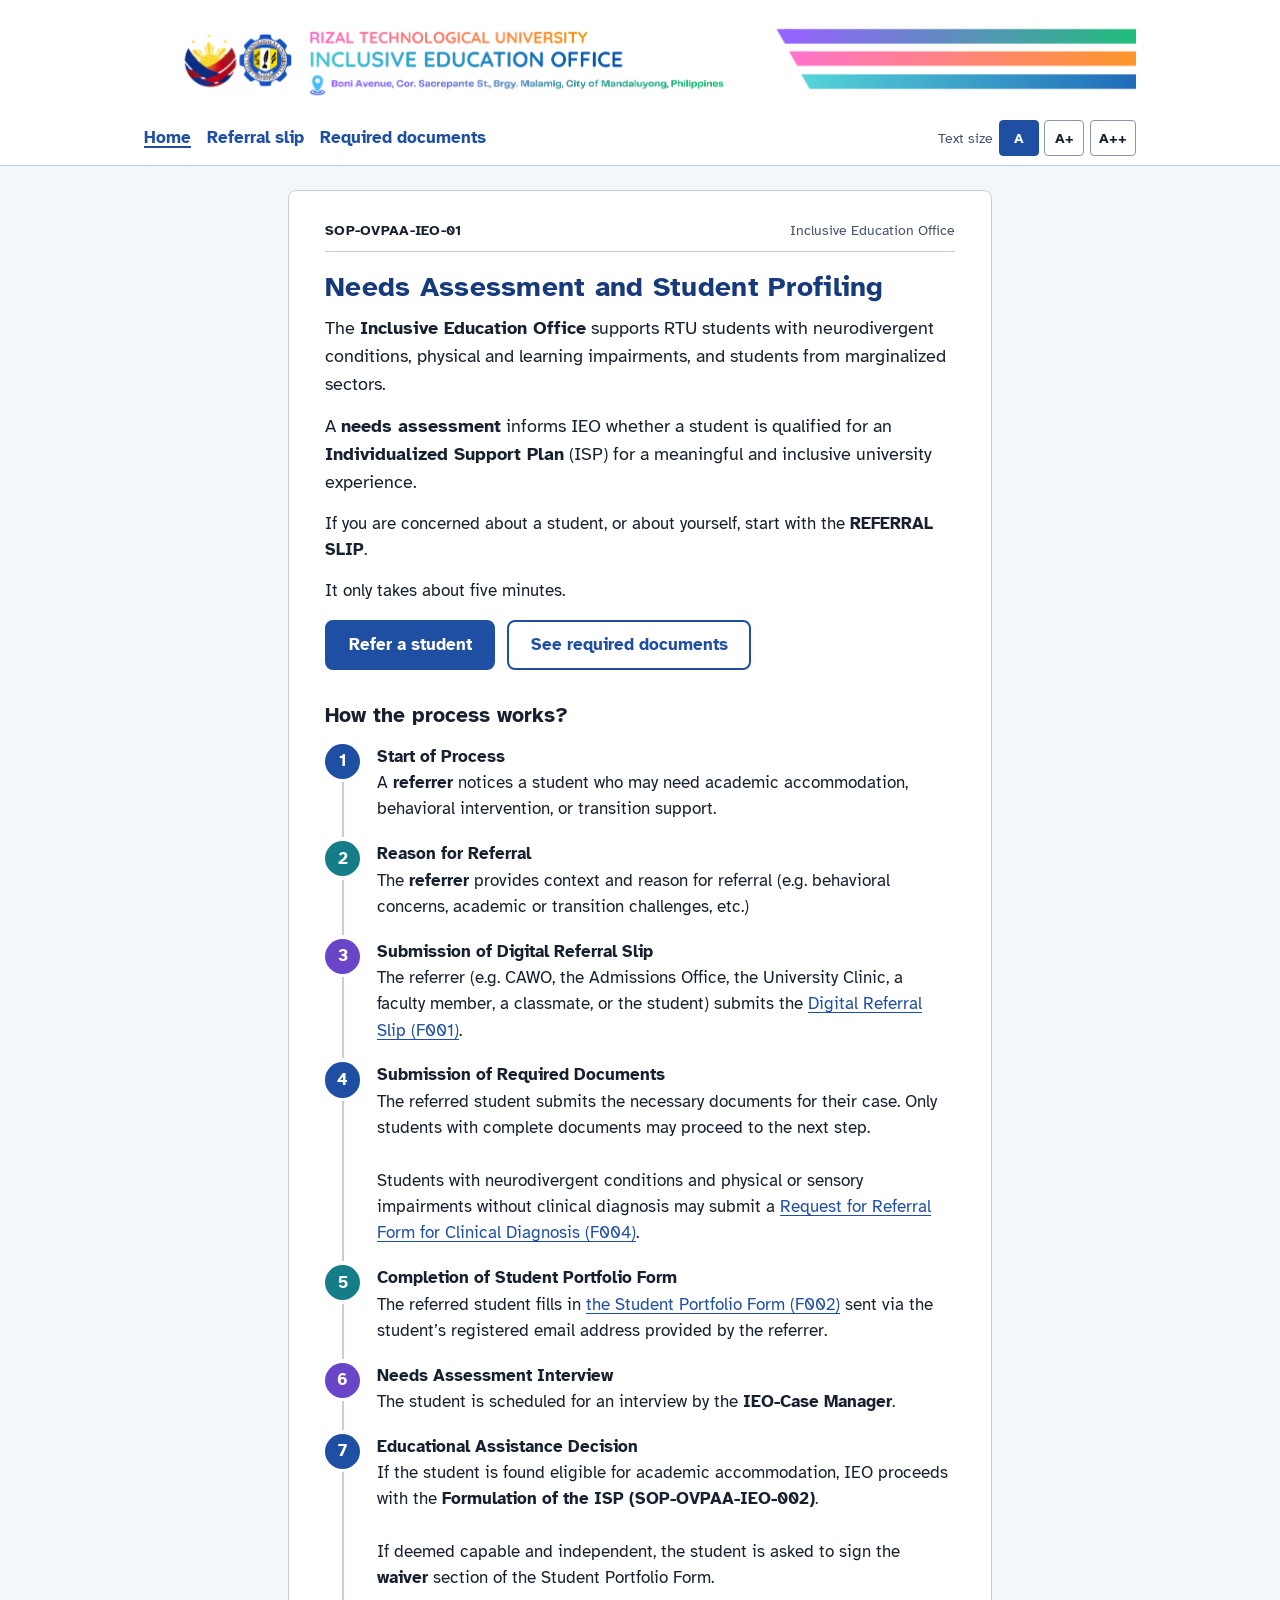
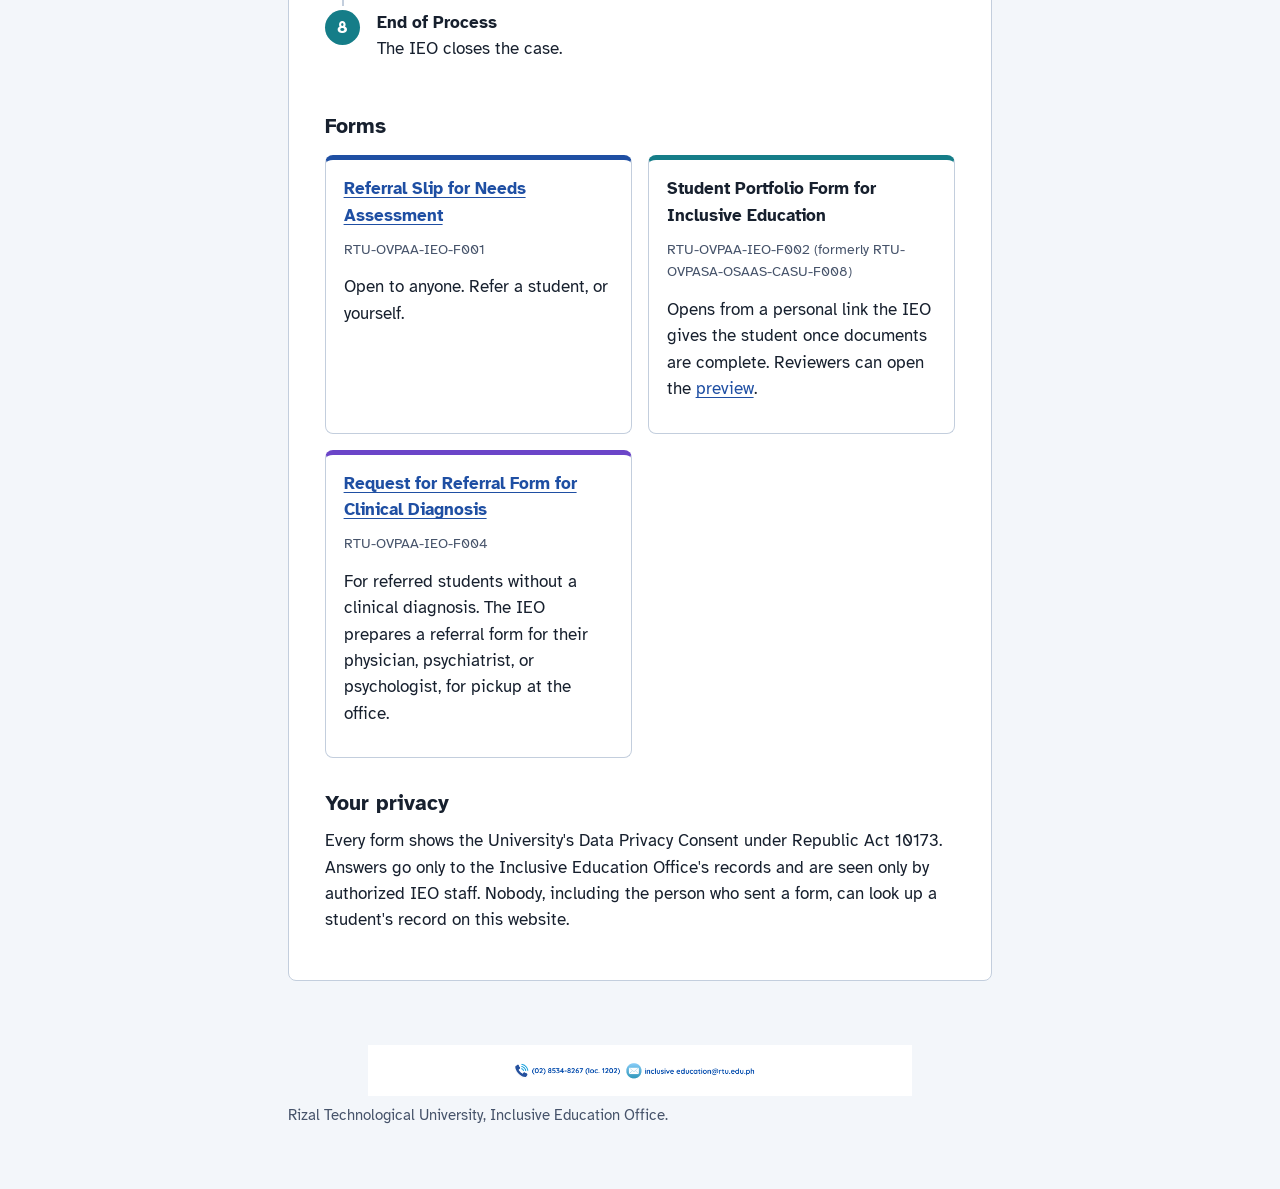
<file: docs/index.html>
<!doctype html>
<html lang="en">
<head>
<meta charset="utf-8">
<meta name="viewport" content="width=device-width, initial-scale=1">
<title>Needs Assessment and Student Profiling | RTU Inclusive Education Office</title>
<meta name="description" content="Refer an RTU student to the Inclusive Education Office for needs assessment and student profiling (SOP-OVPAA-IEO-01).">
<meta name="referrer" content="no-referrer">
<link rel="preconnect" href="https://fonts.googleapis.com">
<link rel="preconnect" href="https://fonts.gstatic.com" crossorigin>
<link href="https://fonts.googleapis.com/css2?family=Atkinson+Hyperlegible:ital,wght@0,400;0,700;1,400&display=swap" rel="stylesheet">
<link rel="stylesheet" href="assets/css/style.css">
<link rel="icon" href="assets/img/rtu-seal.png">
</head>
<body>
<a class="skip-link" href="#main">Skip to the content</a>
<header class="letterhead">
  <div class="letterhead-inner">
    <img src="assets/img/ieo-banner.png" width="1997" height="188" alt="Rizal Technological University, Inclusive Education Office. Boni Avenue, Cor. Sacrepante St., Brgy. Malamig, City of Mandaluyong, Philippines">
  </div>
  <div class="toolbar">
    <nav aria-label="IEO forms">
      <a href="index.html" aria-current="page">Home</a>
      <a href="f001.html">Referral slip</a>
      <a href="requirements.html">Required documents</a>
    </nav>
    <div class="text-size" role="group" aria-label="Text size">
      <span aria-hidden="true">Text size</span>
      <button type="button" data-text-size="normal" aria-label="Normal text">A</button>
      <button type="button" data-text-size="large" aria-label="Large text">A+</button>
      <button type="button" data-text-size="larger" aria-label="Largest text">A++</button>
    </div>
  </div>
</header>

<main id="main">
  <div class="doc">
    <div class="form-code"><strong>SOP-OVPAA-IEO-01</strong><span>Inclusive Education Office</span></div>
    <h1>Needs Assessment and Student Profiling</h1>
    <p class="lead">The <strong>Inclusive Education Office</strong> supports RTU students with neurodivergent conditions, physical and learning impairments, and students from marginalized sectors.</p>
    <p class="lead">A <strong>needs assessment</strong> informs IEO whether a student is qualified for an <strong>Individualized Support Plan</strong> (ISP) for a meaningful and inclusive university experience.</p>
    <p>If you are concerned about a student, or about yourself, start with the <strong>REFERRAL SLIP</strong>.</p>
    <p>It only takes about five minutes.</p>
    <div class="actions" style="margin-top:1rem">
      <a class="btn" href="f001.html">Refer a student</a>
      <a class="btn secondary" href="requirements.html">See required documents</a>
    </div>

    <h2>How the process works?</h2>
    <ol class="flow">
      <li><strong>Start of Process</strong>A <strong>referrer</strong> notices a student who may need academic accommodation, behavioral intervention, or transition support.</li>
      <li><strong>Reason for Referral</strong>The <strong>referrer</strong> provides context and reason for referral (e.g. behavioral concerns, academic or transition challenges, etc.)</li>
      <li><strong>Submission of Digital Referral Slip</strong>The referrer (e.g. CAWO, the Admissions Office, the University Clinic, a faculty member, a classmate, or the student) submits the <a href="f001.html">Digital Referral Slip (F001)</a>.</li>
      <li><strong>Submission of Required Documents</strong>The referred student submits the necessary documents for their case. Only students with complete documents may proceed to the next step.<br><br>Students with neurodivergent conditions and physical or sensory impairments without clinical diagnosis may submit a <a href="f004.html">Request for Referral Form for Clinical Diagnosis (F004)</a>.</li>
      <li><strong>Completion of Student Portfolio Form</strong>The referred student fills in <a href="f002.html">the Student Portfolio Form (F002)</a> sent via the student’s registered email address provided by the referrer.</li>
      <li><strong>Needs Assessment Interview</strong>The student is scheduled for an interview by the <strong>IEO-Case Manager</strong>.</li>
      <li><strong>Educational Assistance Decision</strong>If the student is found eligible for academic accommodation, IEO proceeds with the <strong>Formulation of the ISP (SOP-OVPAA-IEO-002)</strong>.<br><br>If deemed capable and independent, the student is asked to sign the <strong>waiver</strong> section of the Student Portfolio Form.</li>
      <li><strong>End of Process</strong>The IEO closes the case.</li>
    </ol>

    <h2>Forms</h2>
    <div class="form-links">
      <div class="form-link">
        <h3><a href="f001.html">Referral Slip for Needs Assessment</a></h3>
        <p class="code">RTU-OVPAA-IEO-F001</p>
        <p>Open to anyone. Refer a student, or yourself.</p>
      </div>
      <div class="form-link">
        <h3>Student Portfolio Form for Inclusive Education</h3>
        <p class="code">RTU-OVPAA-IEO-F002 (formerly RTU-OVPASA-OSAAS-CASU-F008)</p>
        <p>Opens from a personal link the IEO gives the student once documents are complete. Reviewers can open the <a href="f002.html#preview">preview</a>.</p>
      </div>
      <div class="form-link">
        <h3><a href="f004.html">Request for Referral Form for Clinical Diagnosis</a></h3>
        <p class="code">RTU-OVPAA-IEO-F004</p>
        <p>For referred students without a clinical diagnosis. The IEO prepares a referral form for their physician, psychiatrist, or psychologist, for pickup at the office.</p>
      </div>
    </div>

    <h2>Your privacy</h2>
    <p>Every form shows the University's Data Privacy Consent under Republic Act 10173. Answers go only to the Inclusive Education Office's records and are seen only by authorized IEO staff. Nobody, including the person who sent a form, can look up a student's record on this website.</p>
  </div>
</main>

<footer class="site">
  <img src="assets/img/ieo-contact.png" width="2000" height="188" alt="Contact the Inclusive Education Office: (02) 8534-8267 local 1202, inclusive education@rtu.edu.ph">
  <p>Rizal Technological University, Inclusive Education Office.</p>
</footer>
<script src="assets/js/config.js"></script>
<script src="assets/js/common.js"></script>
</body>
</html>
</file>
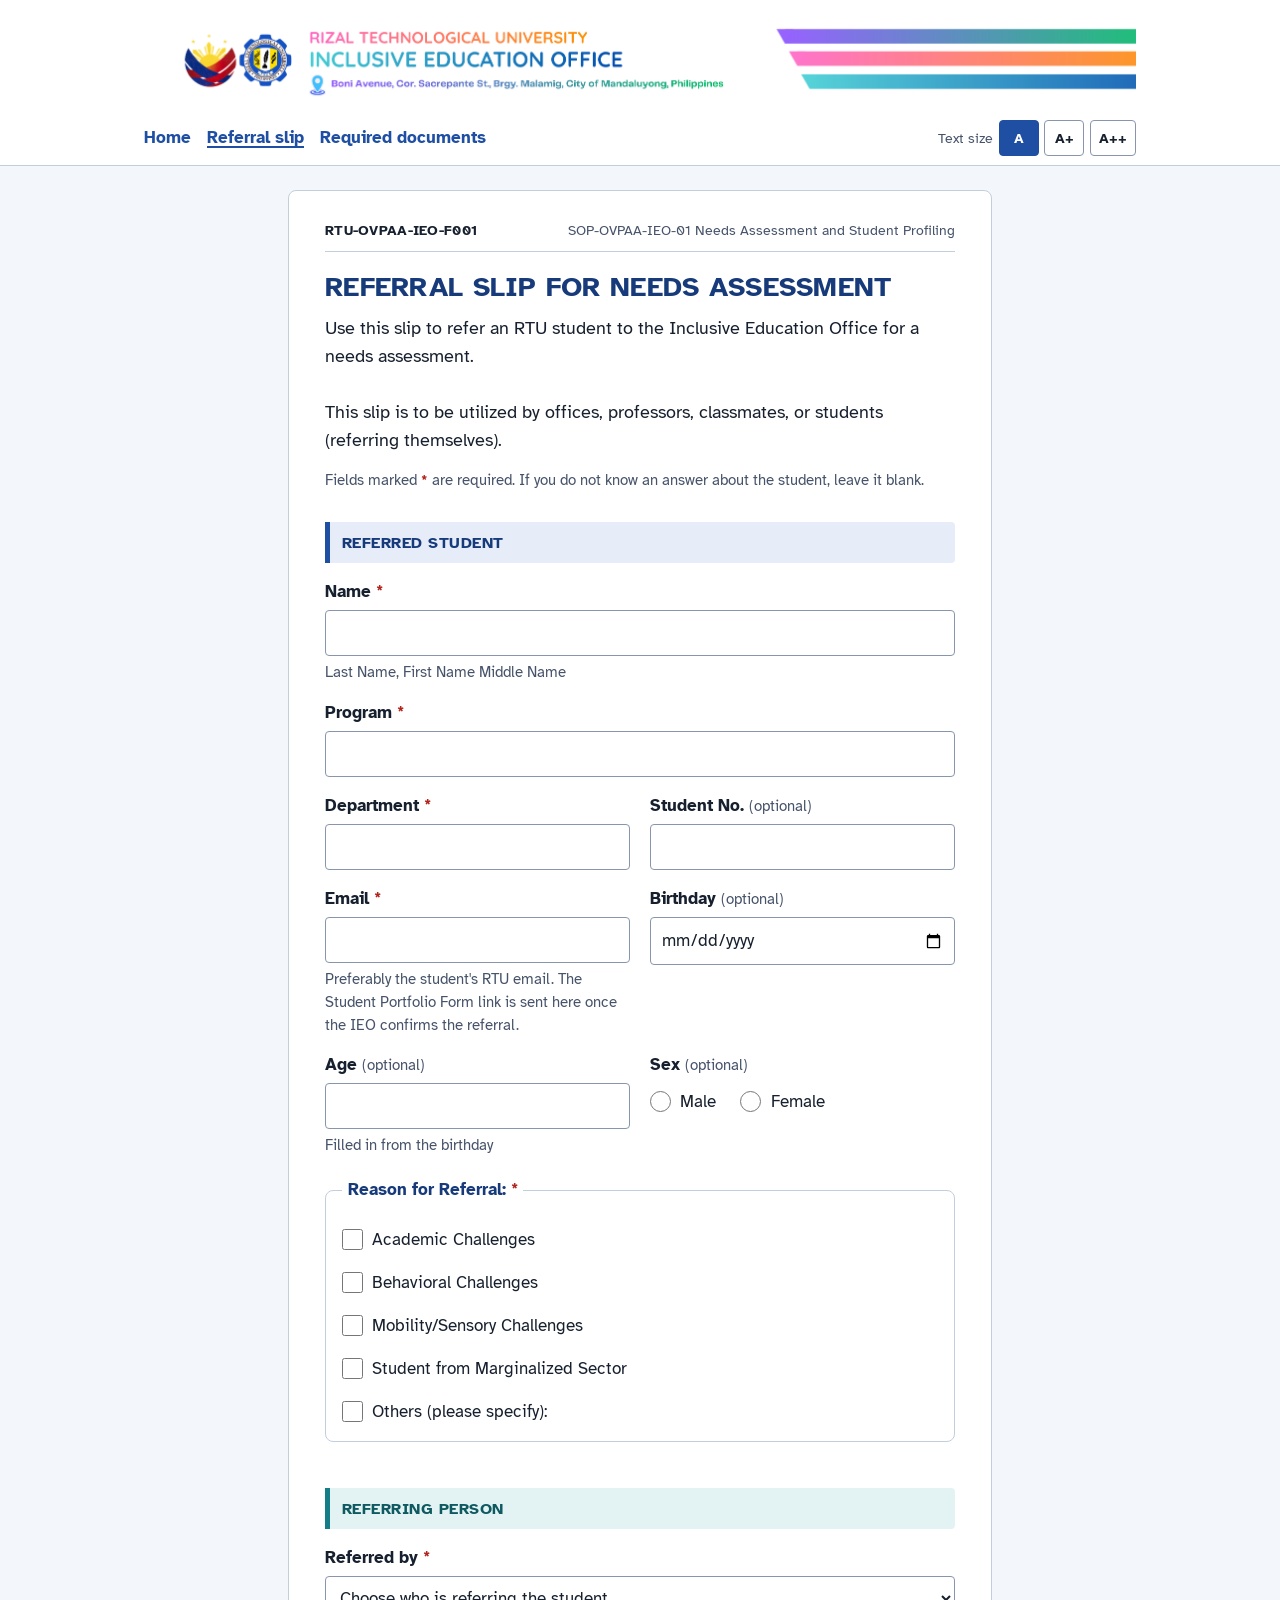
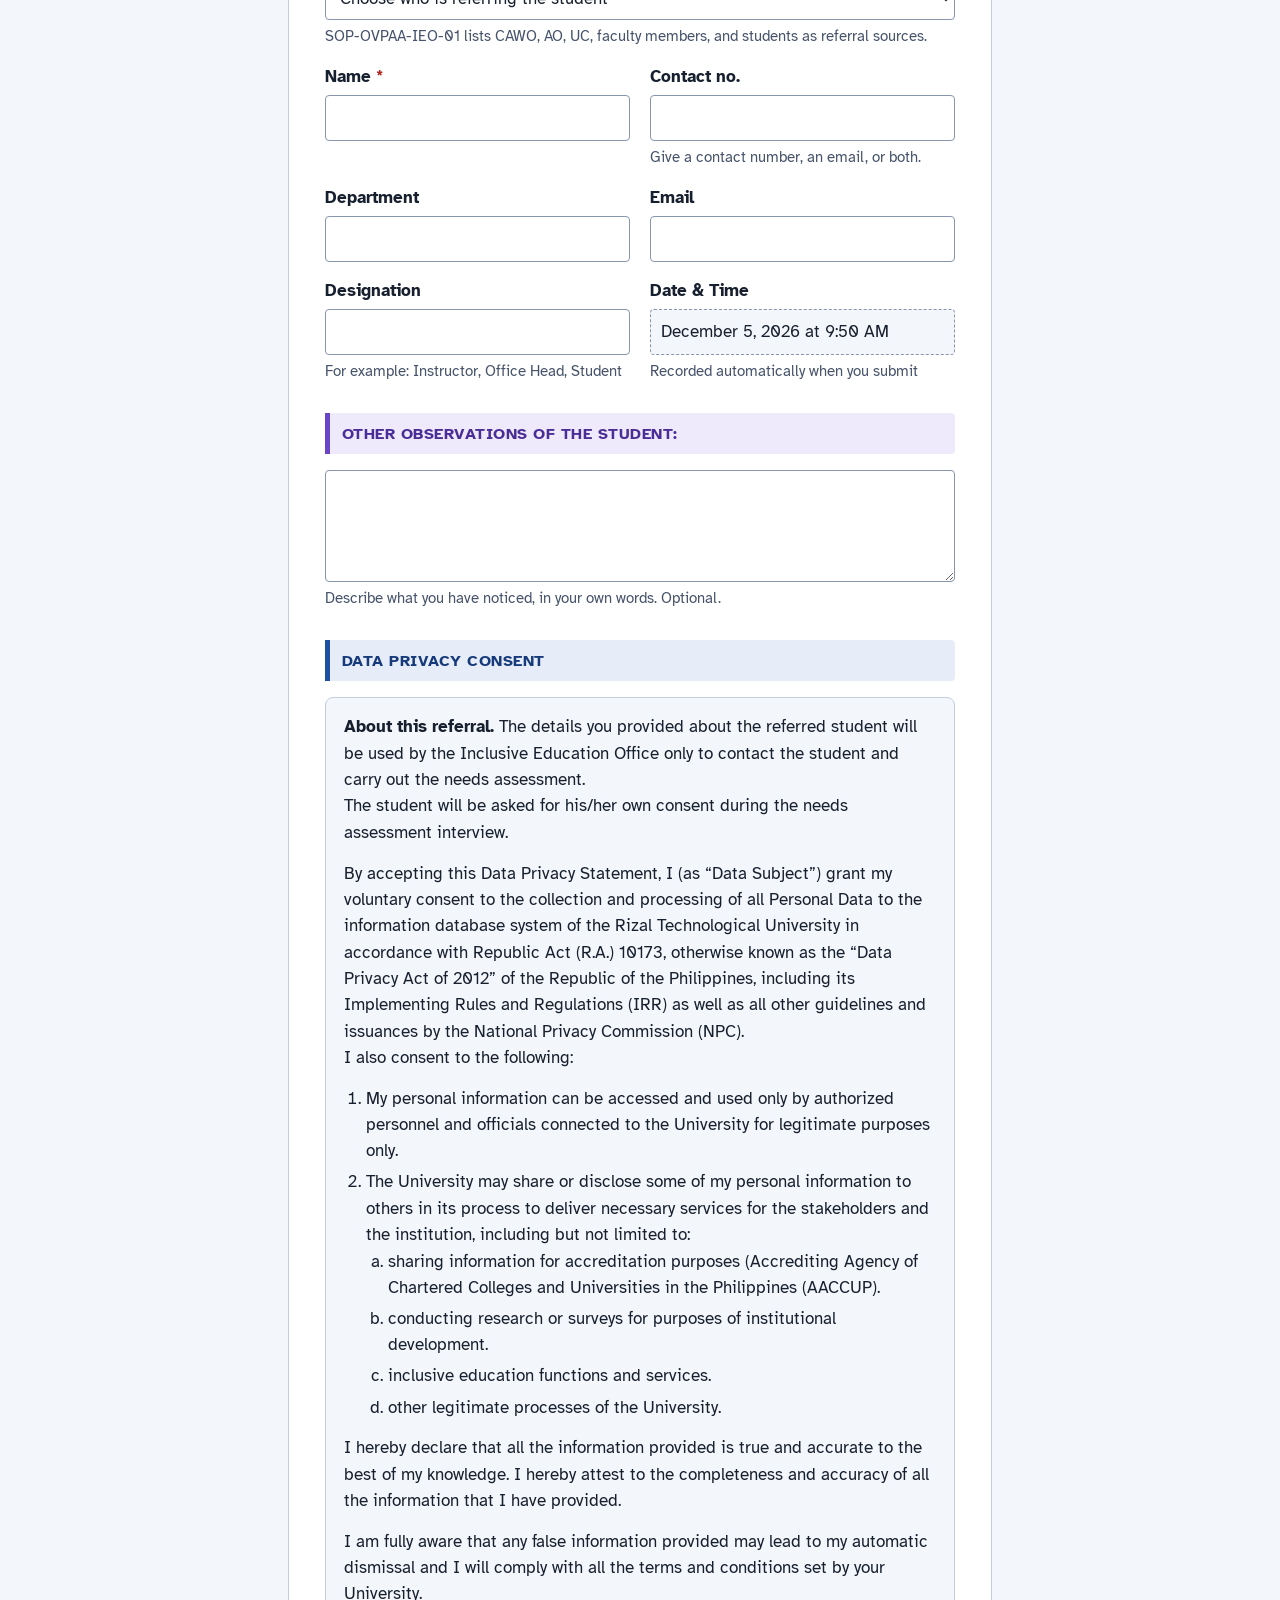
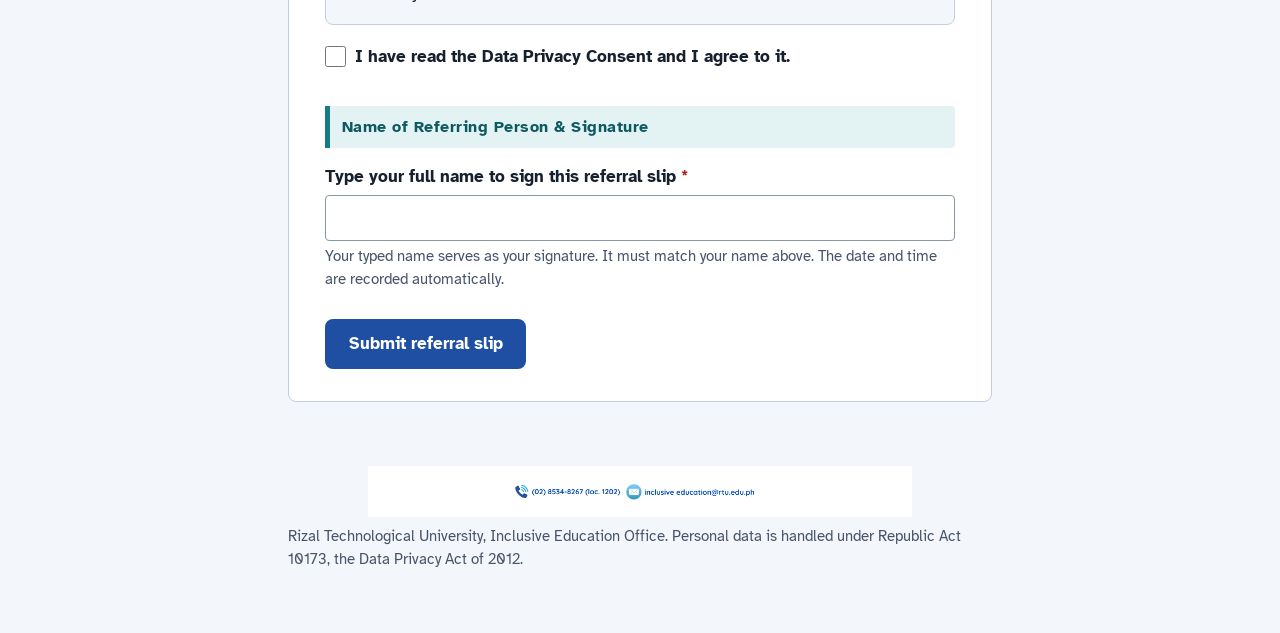
<file: docs/f001.html>
<!doctype html>
<html lang="en">
<head>
<meta charset="utf-8">
<meta name="viewport" content="width=device-width, initial-scale=1">
<title>Referral Slip for Needs Assessment (F001) | RTU Inclusive Education Office</title>
<meta name="description" content="RTU-OVPAA-IEO-F001 Referral Slip for Needs Assessment. Refer an RTU student to the Inclusive Education Office.">
<meta name="referrer" content="no-referrer">
<link rel="preconnect" href="https://fonts.googleapis.com">
<link rel="preconnect" href="https://fonts.gstatic.com" crossorigin>
<link href="https://fonts.googleapis.com/css2?family=Atkinson+Hyperlegible:ital,wght@0,400;0,700;1,400&display=swap" rel="stylesheet">
<link rel="stylesheet" href="assets/css/style.css">
<link rel="icon" href="assets/img/rtu-seal.png">
</head>
<body>
<a class="skip-link" href="#main">Skip to the form</a>
<header class="letterhead">
  <div class="letterhead-inner">
    <img src="assets/img/ieo-banner.png" width="1997" height="188" alt="Rizal Technological University, Inclusive Education Office. Boni Avenue, Cor. Sacrepante St., Brgy. Malamig, City of Mandaluyong, Philippines">
  </div>
  <div class="toolbar">
    <nav aria-label="IEO forms">
      <a href="index.html">Home</a>
      <a href="f001.html" aria-current="page">Referral slip</a>
      <a href="requirements.html">Required documents</a>
    </nav>
    <div class="text-size" role="group" aria-label="Text size">
      <span aria-hidden="true">Text size</span>
      <button type="button" data-text-size="normal" aria-label="Normal text">A</button>
      <button type="button" data-text-size="large" aria-label="Large text">A+</button>
      <button type="button" data-text-size="larger" aria-label="Largest text">A++</button>
    </div>
  </div>
</header>

<main id="main">
  <div class="doc" id="form-doc">
    <div class="form-code"><strong>RTU-OVPAA-IEO-F001</strong><span>SOP-OVPAA-IEO-01 Needs Assessment and Student Profiling</span></div>
    <h1>REFERRAL SLIP FOR NEEDS ASSESSMENT</h1>
    <p class="lead">Use this slip to refer an RTU student to the Inclusive Education Office for a needs assessment.<br><br>This slip is to be utilized by offices, professors, classmates, or students (referring themselves).</p>
    <p class="muted small">Fields marked <span class="req" aria-hidden="true">*</span><span class="hp">with an asterisk</span> are required. If you do not know an answer about the student, leave it blank.</p>

    <form id="f001" data-ieo-form action="#" method="post">
      <div data-error-anchor></div>
      <div class="hp" aria-hidden="true"><label for="website">Leave this empty</label><input type="text" id="website" name="website" tabindex="-1" autocomplete="off"></div>

      <fieldset class="section">
        <legend>REFERRED STUDENT</legend>
        <div class="grid">
          <div class="field span-all"><label for="s_name">Name <span class="req" aria-hidden="true">*</span></label>
            <input type="text" id="s_name" name="s_name" required maxlength="300" autocomplete="off" aria-describedby="s_name-hint">
            <span class="hint" id="s_name-hint">Last Name, First Name Middle Name</span></div>
          <div class="field span-all" id="program-field"><label for="s_program">Program <span class="req" aria-hidden="true">*</span></label>
            <input type="text" id="s_program" name="s_program" required maxlength="300" autocomplete="off"></div>
          <div class="field span-all" data-show-if="s_program=Other"><label for="s_program_other">Program (not listed) <span class="req" aria-hidden="true">*</span></label>
            <input type="text" id="s_program_other" name="s_program_other" required maxlength="300" autocomplete="off"></div>
          <div class="field"><label for="s_department">Department <span class="req" aria-hidden="true">*</span></label>
            <input type="text" id="s_department" name="s_department" required maxlength="300" autocomplete="off" aria-describedby="s_department-hint">
            <span class="hint" id="s_department-hint" hidden>Filled in from the program</span></div>
          <div class="field"><label for="s_student_no">Student No. <span class="opt">(optional)</span></label>
            <input type="text" id="s_student_no" name="s_student_no" maxlength="40" autocomplete="off" inputmode="numeric"></div>
          <div class="field"><label for="s_email">Email <span class="req" aria-hidden="true">*</span></label>
            <input type="email" id="s_email" name="s_email" required maxlength="300" autocomplete="off" inputmode="email" aria-describedby="s_email-hint">
            <span class="hint" id="s_email-hint">Preferably the student's RTU email. The Student Portfolio Form link is sent here once the IEO confirms the referral.</span></div>
          <div class="field"><label for="s_birthday">Birthday <span class="opt">(optional)</span></label>
            <input type="date" id="s_birthday" name="s_birthday" min="1940-01-01"></div>
          <div class="field"><label for="s_age">Age <span class="opt">(optional)</span></label>
            <input type="number" id="s_age" name="s_age" min="10" max="99" inputmode="numeric" aria-describedby="s_age-hint">
            <span class="hint" id="s_age-hint">Filled in from the birthday</span></div>
          <div class="field" data-group data-label="Sex">
            <span class="group-label" id="s_sex-label">Sex <span class="opt">(optional)</span></span>
            <div class="inline-choices" role="radiogroup" aria-labelledby="s_sex-label">
              <label class="choice"><input type="radio" name="s_sex" id="s_sex_m" value="Male"> Male</label>
              <label class="choice"><input type="radio" name="s_sex" id="s_sex_f" value="Female"> Female</label>
            </div></div>
        </div>

        <fieldset class="subgroup" style="margin-top:1.25rem" data-group data-label="Reason for Referral" data-required-group="reasons">
          <legend>Reason for Referral: <span class="req" aria-hidden="true">*</span></legend>
          <div class="choices wide">
            <label class="choice"><input type="checkbox" name="reasons" id="reason_academic" value="Academic Challenges"> Academic Challenges</label>
            <label class="choice"><input type="checkbox" name="reasons" id="reason_behavioral" value="Behavioral Challenges"> Behavioral Challenges</label>
            <label class="choice"><input type="checkbox" name="reasons" id="reason_mobility" value="Mobility/Sensory Challenges"> Mobility/Sensory Challenges</label>
            <label class="choice"><input type="checkbox" name="reasons" id="reason_marginalized" value="Student from Marginalized Sector"> Student from Marginalized Sector</label>
            <label class="choice"><input type="checkbox" name="reasons" id="reason_others" value="Others"> Others (please specify):</label>
          </div>
          <div class="field" data-show-if="reasons=Others" style="margin:0.25rem 0 0.5rem 1.9rem">
            <label for="reason_other">Please specify <span class="req" aria-hidden="true">*</span></label>
            <input type="text" id="reason_other" name="reason_other" required maxlength="300">
          </div>
        </fieldset>
      </fieldset>

      <fieldset class="section teal">
        <legend>REFERRING PERSON</legend>
        <div class="grid">
          <div class="field span-all"><label for="r_source">Referred by <span class="req" aria-hidden="true">*</span></label>
            <select id="r_source" name="r_source" required aria-describedby="r_source-hint">
              <option value="">Choose who is referring the student</option>
              <option value="CAWO">CAWO (Counseling, Assessment, and Wellness Office)</option>
              <option value="AO">AO (Admissions Office)</option>
              <option value="UC">UC (University Clinic)</option>
              <option value="Faculty">Faculty Member</option>
              <option value="Student/Classmate">Student/Classmate</option>
              <option value="Self">Self (I am the student being referred)</option>
              <option value="Others">Others</option>
            </select>
            <span class="hint" id="r_source-hint">SOP-OVPAA-IEO-01 lists CAWO, AO, UC, faculty members, and students as referral sources.</span></div>
          <div class="field span-all" data-show-if="r_source=Others"><label for="r_source_other">Please specify <span class="req" aria-hidden="true">*</span></label>
            <input type="text" id="r_source_other" name="r_source_other" required maxlength="300"></div>
          <div class="field span-all" data-show-if="r_source=Self">
            <div class="callout info" style="margin:0"><p>You are referring yourself. Your name below should be the same as the student name above.</p>
            <button type="button" class="btn secondary" id="copy-self">Use the student name above</button></div></div>
          <div class="field"><label for="r_name">Name <span class="req" aria-hidden="true">*</span></label>
            <input type="text" id="r_name" name="r_name" required maxlength="300" autocomplete="name"></div>
          <div class="field"><label for="r_contact">Contact no.</label>
            <input type="tel" id="r_contact" name="r_contact" maxlength="40" autocomplete="tel" inputmode="tel" aria-describedby="r_contact-hint">
            <span class="hint" id="r_contact-hint">Give a contact number, an email, or both.</span></div>
          <div class="field"><label for="r_department">Department</label>
            <input type="text" id="r_department" name="r_department" maxlength="300" autocomplete="organization"></div>
          <div class="field"><label for="r_email">Email</label>
            <input type="email" id="r_email" name="r_email" maxlength="300" autocomplete="email"></div>
          <div class="field"><label for="r_designation">Designation</label>
            <input type="text" id="r_designation" name="r_designation" maxlength="300" autocomplete="organization-title" aria-describedby="r_designation-hint">
            <span class="hint" id="r_designation-hint">For example: Instructor, Office Head, Student</span></div>
          <div class="field"><label for="client_datetime">Date &amp; Time</label>
            <input type="text" id="client_datetime" name="client_datetime" readonly aria-describedby="dt-hint">
            <span class="hint" id="dt-hint">Recorded automatically when you submit</span></div>
        </div>
      </fieldset>

      <fieldset class="section violet">
        <legend>OTHER OBSERVATIONS OF THE STUDENT:</legend>
        <div class="field">
          <label for="observations" class="hp">Other observations of the student</label>
          <textarea id="observations" name="observations" maxlength="4000" aria-describedby="obs-hint"></textarea>
          <span class="hint" id="obs-hint">Describe what you have noticed, in your own words. Optional.</span>
        </div>
      </fieldset>

      <fieldset class="section">
        <legend>DATA PRIVACY CONSENT</legend>
        <!-- F001's own Data Privacy Consent. Edit the words between the tags; F002 and F004 use the shared RTU text in assets/js/common.js. -->
        <div data-consent="consent" data-consent-full>
          <p><strong>About this referral.</strong> The details you provided about the referred student will be used by the Inclusive Education Office only to contact the student and carry out the needs assessment.<br>The student will be asked for his/her own consent during the needs assessment interview.</p>
          <p>By accepting this Data Privacy Statement, I (as &ldquo;Data Subject&rdquo;) grant my voluntary consent to the collection and processing of all Personal Data to the information database system of the Rizal Technological University in accordance with Republic Act (R.A.) 10173, otherwise known as the &ldquo;Data Privacy Act of 2012&rdquo; of the Republic of the Philippines, including its Implementing Rules and Regulations (IRR) as well as all other guidelines and issuances by the National Privacy Commission (NPC).<br>I also consent to the following:</p>
          <ol>
            <li>My personal information can be accessed and used only by authorized personnel and officials connected to the University for legitimate purposes only.</li>
            <li>The University may share or disclose some of my personal information to others in its process to deliver necessary services for the stakeholders and the institution, including but not limited to:
              <ol type="a">
                <li>sharing information for accreditation purposes (Accrediting Agency of Chartered Colleges and Universities in the Philippines (AACCUP).</li>
                <li>conducting research or surveys for purposes of institutional development.</li>
                <li>inclusive education functions and services.</li>
                <li>other legitimate processes of the University.</li>
              </ol></li>
          </ol>
          <p>I hereby declare that all the information provided is true and accurate to the best of my knowledge. I hereby attest to the completeness and accuracy of all the information that I have provided.</p>
          <p>I am fully aware that any false information provided may lead to my automatic dismissal and I will comply with all the terms and conditions set by your University.</p>
        </div>
      </fieldset>

      <fieldset class="section teal">
        <legend>Name of Referring Person &amp; Signature</legend>
        <div class="field">
          <label for="attest_name">Type your full name to sign this referral slip <span class="req" aria-hidden="true">*</span></label>
          <input type="text" id="attest_name" name="attest_name" required maxlength="300" autocomplete="off" aria-describedby="attest-hint">
          <span class="hint" id="attest-hint">Your typed name serves as your signature. It must match your name above. The date and time are recorded automatically.</span>
        </div>
      </fieldset>

      <div class="actions">
        <button type="submit" class="btn">Submit referral slip</button>
      </div>
    </form>
  </div>

  <div class="doc" id="done" hidden tabindex="-1">
    <div class="form-code"><strong>RTU-OVPAA-IEO-F001</strong><span>Referral received</span></div>
    <h1>Referral slip received</h1>
    <p>Reference number</p>
    <p class="ref-number" id="done-ref"></p>
    <p>Received <span id="done-time"></span>. Keep the reference number if you need to follow up with the Inclusive Education Office.</p>
    <h2>What happens next</h2>
    <ol>
      <li>The Inclusive Education Office reviews the referral and contacts the student.</li>
      <li>The student submits the required documents for their case. See <a href="requirements.html">required documents</a>.</li>
      <li>Once the documents are complete, the student is scheduled for the needs assessment interview and fills in the Student Portfolio Form.</li>
    </ol>
    <p class="muted small">For privacy, this page does not show the details you sent, and you will not be able to view the case later. Questions: call the Inclusive Education Office at (02) 8534-8267 local 1202.</p>
    <div class="actions"><a class="btn secondary" href="f001.html">Submit another referral</a></div>
  </div>
</main>

<footer class="site">
  <img src="assets/img/ieo-contact.png" width="2000" height="188" alt="Contact the Inclusive Education Office: (02) 8534-8267 local 1202, inclusive education@rtu.edu.ph">
  <p>Rizal Technological University, Inclusive Education Office. Personal data is handled under Republic Act 10173, the Data Privacy Act of 2012.</p>
</footer>

<script src="assets/js/config.js"></script>
<script src="assets/js/common.js"></script>
<script src="assets/js/f001.js"></script>
</body>
</html>
</file>
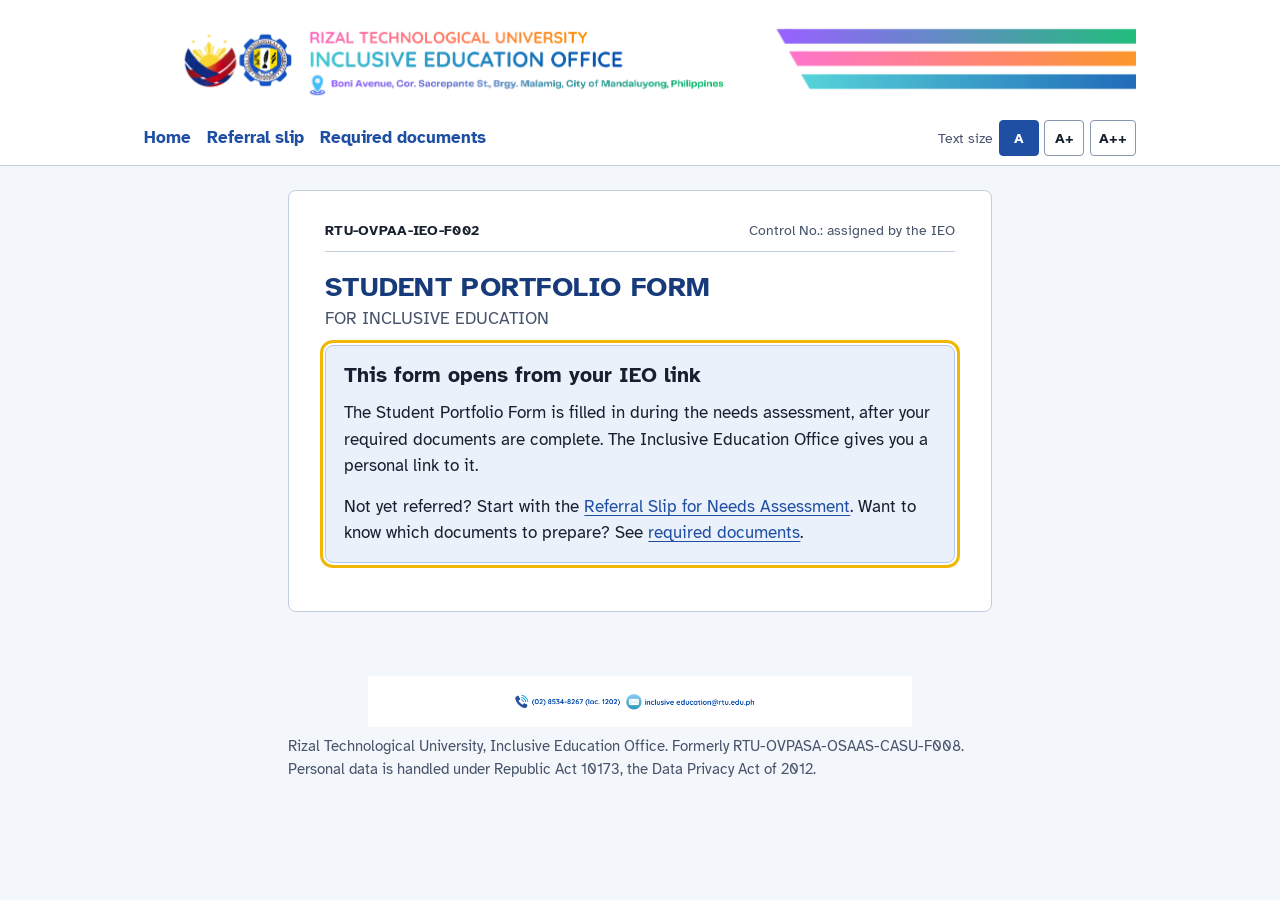
<file: docs/f002.html>
<!doctype html>
<html lang="en">
<head>
<meta charset="utf-8">
<meta name="viewport" content="width=device-width, initial-scale=1">
<title>Student Portfolio Form for Inclusive Education (F002) | RTU Inclusive Education Office</title>
<meta name="description" content="RTU-OVPAA-IEO-F002 Student Portfolio Form for Inclusive Education. Opens from a link given by the Inclusive Education Office.">
<meta name="referrer" content="no-referrer">
<meta name="robots" content="noindex">
<link rel="preconnect" href="https://fonts.googleapis.com">
<link rel="preconnect" href="https://fonts.gstatic.com" crossorigin>
<link href="https://fonts.googleapis.com/css2?family=Atkinson+Hyperlegible:ital,wght@0,400;0,700;1,400&display=swap" rel="stylesheet">
<link rel="stylesheet" href="assets/css/style.css">
<link rel="icon" href="assets/img/rtu-seal.png">
</head>
<body>
<a class="skip-link" href="#main">Skip to the form</a>
<header class="letterhead">
  <div class="letterhead-inner">
    <img src="assets/img/ieo-banner.png" width="1997" height="188" alt="Rizal Technological University, Inclusive Education Office. Boni Avenue, Cor. Sacrepante St., Brgy. Malamig, City of Mandaluyong, Philippines">
  </div>
  <div class="toolbar">
    <nav aria-label="IEO forms">
      <a href="index.html">Home</a>
      <a href="f001.html">Referral slip</a>
      <a href="requirements.html">Required documents</a>
    </nav>
    <div class="text-size" role="group" aria-label="Text size">
      <span aria-hidden="true">Text size</span>
      <button type="button" data-text-size="normal" aria-label="Normal text">A</button>
      <button type="button" data-text-size="large" aria-label="Large text">A+</button>
      <button type="button" data-text-size="larger" aria-label="Largest text">A++</button>
    </div>
  </div>
</header>

<main id="main">
  <div class="doc">
    <div class="form-code"><strong>RTU-OVPAA-IEO-F002</strong><span>Control No.: assigned by the IEO</span></div>
    <h1>STUDENT PORTFOLIO FORM<span class="sub">FOR INCLUSIVE EDUCATION</span></h1>

    <!-- Shown while the link is checked, or when the form cannot open -->
    <div id="gate" class="callout info" role="status" tabindex="-1">
      <h2>Checking your link</h2>
      <p>One moment.</p>
    </div>

    <form id="f002" data-ieo-form action="#" method="post" hidden>
      <div id="saved-note" class="callout info" role="status" hidden></div>
      <div data-error-anchor></div>
      <div class="hp" aria-hidden="true"><label for="website">Leave this empty</label><input type="text" id="website" name="website" tabindex="-1" autocomplete="off"></div>
      <p class="muted small">Fields marked <span class="req" aria-hidden="true">*</span><span class="hp">with an asterisk</span> are required. Your answers are sent only to the Inclusive Education Office.</p>

      <section class="section" aria-labelledby="disclaimer-h">
        <h2 class="section-title" id="disclaimer-h">DISCLAIMER</h2>
        <div class="statement">
          <p>The information provided is true and accurate to the best of your knowledge. You also agree that the information provided herewith was prepared on your own free will, freely and voluntarily without any inducement, assurance, or guarantee being made. You hereby attest to the completeness and accuracy of all the information you have given.</p>
          <p>Further, you are also allowing the University to use and release the information for legitimate purposes. Likewise, you permit the University to release information only to authorized personnel for the above-stated purpose in accordance with the Data Privacy Policy of the University. You are aware that any act of dishonesty or falsification will lead to forfeiture of your application or dismissal from this University. The institution may also take further legal steps against fraudulent actions if the situation demands.</p>
        </div>
        <div class="field"><label class="choice agree"><input type="checkbox" id="disclaimer_ack" name="disclaimer_ack" required> <span>I have read and understood the disclaimer.</span></label></div>
      </section>

      <fieldset class="section">
        <legend>COURSE:</legend>
        <div class="field"><label for="course">Course <span class="req" aria-hidden="true">*</span></label>
          <input type="text" id="course" name="course" required maxlength="300"></div>
      </fieldset>

      <fieldset class="section">
        <legend>PERSONAL INFORMATION:</legend>
        <div class="grid">
          <div class="field"><label for="last_name">Last name <span class="req" aria-hidden="true">*</span></label>
            <input type="text" id="last_name" name="last_name" required maxlength="300" autocomplete="family-name"></div>
          <div class="field"><label for="first_name">First name <span class="req" aria-hidden="true">*</span></label>
            <input type="text" id="first_name" name="first_name" required maxlength="300" autocomplete="given-name"></div>
          <div class="field"><label for="middle_name">Middle name <span class="opt">(optional)</span></label>
            <input type="text" id="middle_name" name="middle_name" maxlength="300" autocomplete="additional-name"></div>
          <div class="field"><label for="nickname">Nickname <span class="opt">(optional)</span></label>
            <input type="text" id="nickname" name="nickname" maxlength="300"></div>
          <div class="field span-all"><label for="present_address">Present address <span class="req" aria-hidden="true">*</span></label>
            <input type="text" id="present_address" name="present_address" required maxlength="300" autocomplete="street-address"></div>
          <div class="field span-all"><label for="provincial_address">Provincial address <span class="opt">(optional)</span></label>
            <input type="text" id="provincial_address" name="provincial_address" maxlength="300"></div>
          <div class="field"><label for="age">Age <span class="req" aria-hidden="true">*</span></label>
            <input type="number" id="age" name="age" required min="10" max="99" inputmode="numeric"></div>
          <div class="field" data-group data-label="Sex">
            <span class="group-label" id="sex-label">Sex <span class="req" aria-hidden="true">*</span></span>
            <div class="inline-choices" role="radiogroup" aria-labelledby="sex-label">
              <label class="choice"><input type="radio" name="sex" id="sex_m" value="Male" required> Male</label>
              <label class="choice"><input type="radio" name="sex" id="sex_f" value="Female"> Female</label>
            </div></div>
          <div class="field"><label for="civil_status">Civil status <span class="req" aria-hidden="true">*</span></label>
            <input type="text" id="civil_status" name="civil_status" required maxlength="60" list="civil-list">
            <datalist id="civil-list"><option value="Single"><option value="Married"><option value="Widowed"><option value="Separated"></datalist></div>
          <div class="field"><label for="religion">Religion <span class="opt">(optional)</span></label>
            <input type="text" id="religion" name="religion" maxlength="120"></div>
          <div class="field"><label for="nationality">Nationality <span class="req" aria-hidden="true">*</span></label>
            <input type="text" id="nationality" name="nationality" required maxlength="120" value="Filipino"></div>
          <div class="field"><label for="telephone">Telephone no. <span class="opt">(optional)</span></label>
            <input type="tel" id="telephone" name="telephone" maxlength="40" inputmode="tel"></div>
          <div class="field"><label for="mobile">Mobile no. <span class="req" aria-hidden="true">*</span></label>
            <input type="tel" id="mobile" name="mobile" required maxlength="40" inputmode="tel" autocomplete="tel"></div>
          <div class="field"><label for="email">Email address <span class="req" aria-hidden="true">*</span></label>
            <input type="email" id="email" name="email" required maxlength="300" autocomplete="email"></div>
          <div class="field"><label for="pwd_id">PWD ID No. <span class="opt">(if any)</span></label>
            <input type="text" id="pwd_id" name="pwd_id" maxlength="60"></div>
        </div>

        <div class="callout info" style="margin-top:1.25rem">
          <p><strong>2x2 picture.</strong> The printed form says: “Attach your recent 2x2 picture with blue background. Use GLUE ONLY. Do not staple.”</p>
          <p>Bring your recent 2x2 picture with blue background to your needs assessment interview. The IEO attaches it to your portfolio. Do not upload a photo here.</p>
          <label class="choice agree"><input type="checkbox" id="photo_note_ack" name="photo_note_ack" required> <span>I will bring my 2x2 picture to the interview.</span></label>
        </div>

        <fieldset class="subgroup" data-group data-label="Belonging to any Indigenous People (IP) Ethnic Group?">
          <legend>Belonging to any Indigenous People (IP) – Ethnic Group? <span class="req" aria-hidden="true">*</span></legend>
          <div class="inline-choices">
            <label class="choice"><input type="radio" name="ip_member" id="ip_yes" value="Yes" required> Yes</label>
            <label class="choice"><input type="radio" name="ip_member" id="ip_no" value="No"> No</label>
          </div>
          <div data-show-if="ip_member=Yes" data-group data-label="Indigenous People (IP) or ethnic group" data-required-group="ip_groups">
            <p class="group-label" style="margin-top:0.75rem">If yes, please check which Indigenous People (IP) or ethnic group you belong to. <span class="req" aria-hidden="true">*</span></p>
            <div class="choices">
              <label class="choice"><input type="checkbox" name="ip_groups" id="ip_kalanguya" value="Kalanguya"> Kalanguya</label>
              <label class="choice"><input type="checkbox" name="ip_groups" id="ip_bataks" value="Bataks"> Bataks</label>
              <label class="choice"><input type="checkbox" name="ip_groups" id="ip_ivatan" value="Ivatan"> Ivatan</label>
              <label class="choice"><input type="checkbox" name="ip_groups" id="ip_ati_negrito" value="Ati Negrito"> Ati Negrito</label>
              <label class="choice"><input type="checkbox" name="ip_groups" id="ip_bagobo" value="Bagobo"> Bagobo</label>
              <label class="choice"><input type="checkbox" name="ip_groups" id="ip_matigsalug" value="Matigsalug"> Matigsalug</label>
              <label class="choice"><input type="checkbox" name="ip_groups" id="ip_muslim_maranaos" value="Muslim Maranaos"> Muslim Maranaos</label>
              <label class="choice"><input type="checkbox" name="ip_groups" id="ip_isnag" value="Isnag"> Isnag</label>
              <label class="choice"><input type="checkbox" name="ip_groups" id="ip_tagbanuas" value="Tagbanuas"> Tagbanuas</label>
              <label class="choice"><input type="checkbox" name="ip_groups" id="ip_agusan_manobo" value="Agusan Manobo"> Agusan Manobo</label>
              <label class="choice"><input type="checkbox" name="ip_groups" id="ip_tadyawan_mangyan" value="Tadyawan Mangyan"> Tadyawan Mangyan</label>
              <label class="choice"><input type="checkbox" name="ip_groups" id="ip_dibabaon" value="Dibabaon"> Dibabaon</label>
              <label class="choice"><input type="checkbox" name="ip_groups" id="ip_ata_manobo" value="Ata-Manobo"> Ata-Manobo</label>
              <label class="choice"><input type="checkbox" name="ip_groups" id="ip_ayta" value="Ayta"> Ayta</label>
              <label class="choice"><input type="checkbox" name="ip_groups" id="ip_mansaka" value="Mansaka"> Mansaka</label>
              <label class="choice"><input type="checkbox" name="ip_groups" id="ip_ifugao" value="Ifugao"> Ifugao</label>
              <label class="choice"><input type="checkbox" name="ip_groups" id="ip_ibaloi" value="Ibaloi"> Ibaloi</label>
              <label class="choice"><input type="checkbox" name="ip_groups" id="ip_bugkalot" value="Bugkalot"> Bugkalot</label>
              <label class="choice"><input type="checkbox" name="ip_groups" id="ip_sumadel_kalinga" value="Sumadel Kalinga"> Sumadel Kalinga</label>
              <label class="choice"><input type="checkbox" name="ip_groups" id="ip_ilongot_engongot" value="Ilongot-Engongot"> Ilongot-Engongot</label>
              <label class="choice"><input type="checkbox" name="ip_groups" id="ip_others" value="Others"> Others (Please specify)</label>
              <label class="choice"><input type="checkbox" name="ip_groups" id="ip_higaonon" value="Higaonon"> Higaonon</label>
              <label class="choice"><input type="checkbox" name="ip_groups" id="ip_pala_wans" value="Pala’wans"> Pala’wans</label>
              <label class="choice"><input type="checkbox" name="ip_groups" id="ip_subanen" value="Subanen"> Subanen</label>
              <label class="choice"><input type="checkbox" name="ip_groups" id="ip_busaos_kankana_ey" value="Busaos Kankana-ey"> Busaos Kankana-ey</label>
              <label class="choice"><input type="checkbox" name="ip_groups" id="ip_tagabawa" value="Tagabawa"> Tagabawa</label>
              <label class="choice"><input type="checkbox" name="ip_groups" id="ip_mandaya" value="Mandaya"> Mandaya</label>
            </div>
            <div class="field" data-show-if="ip_groups=Others" style="margin-top:0.5rem">
              <label for="ip_other">Others (Please specify) <span class="req" aria-hidden="true">*</span></label>
              <input type="text" id="ip_other" name="ip_other" required maxlength="300">
            </div>
          </div>
        </fieldset>

        <div class="grid">
          <div class="field"><label for="emergency_name">IN CASE OF EMERGENCY, PLEASE NOTIFY: <span class="req" aria-hidden="true">*</span></label>
            <input type="text" id="emergency_name" name="emergency_name" required maxlength="300"></div>
          <div class="field"><label for="emergency_relationship">Relationship <span class="req" aria-hidden="true">*</span></label>
            <input type="text" id="emergency_relationship" name="emergency_relationship" required maxlength="120"></div>
          <div class="field"><label for="emergency_address">Address <span class="req" aria-hidden="true">*</span></label>
            <input type="text" id="emergency_address" name="emergency_address" required maxlength="300"></div>
          <div class="field"><label for="emergency_contact">Contact no. <span class="req" aria-hidden="true">*</span></label>
            <input type="tel" id="emergency_contact" name="emergency_contact" required maxlength="40" inputmode="tel"></div>
        </div>
      </fieldset>

      <fieldset class="section teal">
        <legend>ACADEMIC INFORMATION:</legend>
        <div class="table-scroll">
          <table class="plain academic">
            <caption class="hp">Schools attended</caption>
            <thead><tr><th scope="col">LEVEL</th><th scope="col">NAME OF SCHOOL</th><th scope="col">YEAR GRADUATED</th></tr></thead>
            <tbody>
              <tr><th scope="row">ELEMENTARY:</th>
                <td><div class="field"><label for="elem_school" class="cell-label">Name of school</label><input type="text" id="elem_school" name="elem_school" maxlength="300"></div></td>
                <td><div class="field"><label for="elem_year" class="cell-label">Year graduated</label><input type="text" id="elem_year" name="elem_year" maxlength="4" inputmode="numeric" data-pattern="^(19|20)\d{2}$" data-pattern-message="Enter a four digit year." placeholder="YYYY"></div></td></tr>
              <tr><th scope="row">JUNIOR HIGH SCHOOL:</th>
                <td><div class="field"><label for="jhs_school" class="cell-label">Name of school</label><input type="text" id="jhs_school" name="jhs_school" maxlength="300"></div></td>
                <td><div class="field"><label for="jhs_year" class="cell-label">Year graduated</label><input type="text" id="jhs_year" name="jhs_year" maxlength="4" inputmode="numeric" data-pattern="^(19|20)\d{2}$" data-pattern-message="Enter a four digit year." placeholder="YYYY"></div></td></tr>
              <tr><th scope="row">SENIOR HIGH SCHOOL:</th>
                <td><div class="field"><label for="shs_school" class="cell-label">Name of school</label><input type="text" id="shs_school" name="shs_school" maxlength="300"></div>
                  <div class="grid" style="margin-top:0.5rem;grid-template-columns:repeat(auto-fit,minmax(8rem,1fr))">
                    <div class="field"><label for="shs_track">TRACK:</label><input type="text" id="shs_track" name="shs_track" maxlength="120"></div>
                    <div class="field"><label for="shs_strand">STRAND:</label><input type="text" id="shs_strand" name="shs_strand" maxlength="120"></div>
                  </div></td>
                <td><div class="field"><label for="shs_year" class="cell-label">Year graduated</label><input type="text" id="shs_year" name="shs_year" maxlength="4" inputmode="numeric" data-pattern="^(19|20)\d{2}$" data-pattern-message="Enter a four digit year." placeholder="YYYY"></div></td></tr>
            </tbody>
          </table>
        </div>
      </fieldset>

      <fieldset class="section violet">
        <legend>DISABILITY CLASSIFICATION:</legend>
        <p>PLEASE PUT A CHECK (/) MARK ON THE APPROPRIATE SPACE, IF APPLICABLE:</p>
        <div data-group data-label="Disability classification">
          <fieldset class="subgroup"><legend>SENSORY DISABILITY</legend><div class="choices wide">
            <label class="choice"><input type="checkbox" name="disabilities" id="dis_visual_disability_low_vision_or_partial_" value="Visual Disability – Low vision or partial sight"> Visual Disability – Low vision or partial sight</label>
            <label class="choice"><input type="checkbox" name="disabilities" id="dis_visual_disability_blind_or_total_loss_of" value="Visual Disability – Blind or total loss of vision"> Visual Disability – Blind or total loss of vision</label>
            <label class="choice"><input type="checkbox" name="disabilities" id="dis_hearing_disability_hard_of_hearing" value="Hearing Disability – Hard of hearing"> Hearing Disability – Hard of hearing</label>
            <label class="choice"><input type="checkbox" name="disabilities" id="dis_hearing_disability_deaf_or_total_hearing" value="Hearing Disability – Deaf or total hearing loss"> Hearing Disability – Deaf or total hearing loss</label>
          </div></fieldset>
          <fieldset class="subgroup"><legend>SPEECH AND COMMUNICATION DISABILITY</legend><div class="choices wide">
            <label class="choice"><input type="checkbox" name="disabilities" id="dis_difficulty_in_speaking_clearly_e_g_stutt" value="Difficulty in speaking clearly (e.g. stuttering, slurred speech)"> Difficulty in speaking clearly (e.g. stuttering, slurred speech)</label>
            <label class="choice"><input type="checkbox" name="disabilities" id="dis_non_verbal_uses_sign_language_or_communi" value="Non-verbal (uses sign language or communication devices)"> Non-verbal (uses sign language or communication devices)</label>
            <label class="choice"><input type="checkbox" name="disabilities" id="dis_diagnosed_speech_language_delay_or_disor" value="Diagnosed speech/language delay or disorder"> Diagnosed speech/language delay or disorder</label>
          </div></fieldset>
          <fieldset class="subgroup"><legend>PHYSICAL DISABILITY</legend><div class="choices wide">
            <label class="choice"><input type="checkbox" name="disabilities" id="dis_physical_mobility_impairment_e_g_cerebra" value="Physical: Mobility Impairment (e.g. Cerebral Palsy, Amputee, Spinal Cord Injury)"> Mobility Impairment (e.g. Cerebral Palsy, Amputee, Spinal Cord Injury)</label>
            <label class="choice"><input type="checkbox" name="disabilities" id="dis_muscoskeletal_disorder_e_g_scoliosis_clu" value="Muscoskeletal disorder (e.g. scoliosis, clubfoot)"> Muscoskeletal disorder (e.g. scoliosis, clubfoot)</label>
            <label class="choice"><input type="checkbox" name="disabilities" id="dis_uses_mobility_aid_e_g_wheelchair_crutche" value="Uses mobility aid (e.g. wheelchair, crutches, prosthesis)"> Uses mobility aid (e.g. wheelchair, crutches, prosthesis)</label>
          </div></fieldset>
          <fieldset class="subgroup"><legend>NEUROLOGICAL DISABILITY</legend><div class="choices wide">
            <label class="choice"><input type="checkbox" name="disabilities" id="dis_neurological_mobility_impairment_e_g_cer" value="Neurological: Mobility Impairment (e.g. Cerebral Palsy, Amputee, Spinal Cord Injury)"> Mobility Impairment (e.g. Cerebral Palsy, Amputee, Spinal Cord Injury)</label>
            <label class="choice"><input type="checkbox" name="disabilities" id="dis_epilepsy_or_seizure_disorder" value="Epilepsy or seizure disorder"> Epilepsy or seizure disorder</label>
            <label class="choice"><input type="checkbox" name="disabilities" id="dis_traumatic_brain_injury" value="Traumatic Brain Injury"> Traumatic Brain Injury</label>
            <label class="choice"><input type="checkbox" name="disabilities" id="dis_neurodegenerative_condition_e_g_parkinso" value="Neurodegenerative condition (e.g. Parkinson’s disease, Alzheimer’s disease)"> Neurodegenerative condition (e.g. Parkinson’s disease, Alzheimer’s disease)</label>
          </div></fieldset>
          <fieldset class="subgroup"><legend>INTELLECTUAL AND LEARNING DISABILITY</legend><div class="choices wide">
            <label class="choice"><input type="checkbox" name="disabilities" id="dis_intellectual_disability_e_g_global_devel" value="Intellectual Disability (e.g. Global Developmental Delay, Mild/Moderate/Severe ID)"> Intellectual Disability (e.g. Global Developmental Delay, Mild/Moderate/Severe ID)</label>
            <label class="choice"><input type="checkbox" name="disabilities" id="dis_learning_disability_e_g_dyslexia_dyscalc" value="Learning Disability (e.g. Dyslexia, Dyscalculia, Dysgraphia)"> Learning Disability (e.g. Dyslexia, Dyscalculia, Dysgraphia)</label>
            <label class="choice"><input type="checkbox" name="disabilities" id="dis_has_difficulty_with_memory_problem_solvi" value="Has difficulty with memory, problem-solving, or adaptive behavior"> Has difficulty with memory, problem-solving, or adaptive behavior</label>
          </div></fieldset>
          <fieldset class="subgroup"><legend>PSYCHOSOCIAL DISABILITY</legend><div class="choices wide">
            <label class="choice"><input type="checkbox" name="disabilities" id="dis_autism_spectrum_disorder" value="Autism Spectrum Disorder"> Autism Spectrum Disorder</label>
            <label class="choice"><input type="checkbox" name="disabilities" id="dis_depression_anxiety_or_trauma_related_dis" value="Depression, anxiety, or trauma-related disorder (diagnosed)"> Depression, anxiety, or trauma-related disorder (diagnosed)</label>
            <label class="choice"><input type="checkbox" name="disabilities" id="dis_bipolar_disorder_schizophrenia_or_other_" value="Bipolar disorder, schizophrenia, or other major mental health condition"> Bipolar disorder, schizophrenia, or other major mental health condition</label>
          </div></fieldset>
          <fieldset class="subgroup"><legend>CHRONIC ILLNESS WITH FUNCTIONAL LIMITATION</legend><div class="choices wide">
            <label class="choice"><input type="checkbox" name="disabilities" id="dis_diabetes_with_complications_affecting_da" value="Diabetes (with complications affecting daily activities)"> Diabetes (with complications affecting daily activities)</label>
            <label class="choice"><input type="checkbox" name="disabilities" id="dis_cancer_currently_undergoing_treatment_or" value="Cancer (currently undergoing treatment or with lasting impact)"> Cancer (currently undergoing treatment or with lasting impact)</label>
            <label class="choice"><input type="checkbox" name="disabilities" id="dis_cardiovascular_condition_e_g_heart_disea" value="Cardiovascular condition (e.g. heart disease, affecting function)"> Cardiovascular condition (e.g. heart disease, affecting function)</label>
            <label class="choice"><input type="checkbox" name="disabilities" id="dis_tuberculosis_chronic_or_with_long_term_e" value="Tuberculosis (chronic or with long-term effects)"> Tuberculosis (chronic or with long-term effects)</label>
            <label class="choice"><input type="checkbox" name="disabilities" id="dis_others" value="Others"> Others (please specify):</label>
            <div class="field" data-show-if="disabilities=Others" style="margin-left:1.9rem">
              <label for="disability_other">Others (please specify): <span class="req" aria-hidden="true">*</span></label>
              <input type="text" id="disability_other" name="disability_other" required maxlength="300">
            </div>
          </div></fieldset>
        </div>
        <div class="grid two">
          <div class="field span-all"><label for="medications">CURRENT MEDICATIONS:</label>
            <textarea id="medications" name="medications" maxlength="4000" rows="3"></textarea></div>
          <div class="field span-all"><label for="precautions">PERTINENT PRECAUTIONARY MEASURES TO CONSIDER:</label>
            <textarea id="precautions" name="precautions" maxlength="4000" rows="3"></textarea></div>
        </div>
      </fieldset>

      <fieldset class="section">
        <legend>DATA PRIVACY CONSENT</legend>
        <div data-consent="consent"></div>
        <div class="grid" style="margin-top:1rem">
          <div class="field"><label for="signature_name">Signature over Printed Name <span class="req" aria-hidden="true">*</span></label>
            <input type="text" id="signature_name" name="signature_name" required maxlength="300" aria-describedby="sig-hint">
            <span class="hint" id="sig-hint">Type your full name. It serves as your signature.</span></div>
          <div class="field"><label for="sig_datetime">Date and Time</label>
            <input type="text" id="sig_datetime" readonly aria-describedby="sigdt-hint">
            <span class="hint" id="sigdt-hint">Recorded automatically when you submit</span></div>
        </div>
      </fieldset>

      <section class="section" aria-labelledby="waiver-h-locked">
        <h2 class="section-title" id="waiver-h-locked">INDIVIDUALIZED SUPPORT PLAN WAIVER</h2>
        <div class="locked">
          <p><strong>This section is locked.</strong> It opens only if, after your needs assessment interview, the Inclusive Education Office records that you do not need educational assistance. The office will send you a link when it opens.</p>
        </div>
      </section>

      <section class="section" aria-labelledby="official-h">
        <h2 class="section-title" id="official-h">[For official use only. Leave this section blank.]</h2>
        <p class="muted">The sessions record (Intake, Sessions 1 to 10) and case notes are kept by IEO staff in the staff panel.</p>
      </section>

      <div class="actions">
        <button type="submit" class="btn" id="submit-portfolio">Submit student portfolio</button>
        <button type="button" class="btn secondary" id="save-draft">Save progress</button>
        <span class="small muted" id="save-hint">Not finished? Save your progress and come back with the same link. Tick the Data Privacy Consent first.</span>
      </div>
    </form>

    <form id="waiver" data-ieo-form action="#" method="post" hidden>
      <div data-error-anchor></div>
      <div class="hp" aria-hidden="true"><label for="website2">Leave this empty</label><input type="text" id="website2" name="website" tabindex="-1" autocomplete="off"></div>
      <section class="section violet" aria-labelledby="waiver-h">
        <h2 class="section-title" id="waiver-h">INDIVIDUALIZED SUPPORT PLAN WAIVER</h2>
        <div class="statement">
          <p>This is to certify that I,
            <label for="waiver_name" class="hp">Your full name</label>
            <input type="text" id="waiver_name" name="waiver_name" required maxlength="300" style="display:inline-block;width:auto;min-width:min(18rem,100%)" placeholder="Your full name">,
            have sought admission to Rizal Technological University, with full knowledge and understanding of its vision, mission, and objectives, and of its curriculum and academic standards.</p>
          <p>I am aware that I am entitled to receive an individualized support plan to assist me in my academic life in the University. I understand that should I waive this support, I will not be receiving additional support and will be independent in all my University undertakings.</p>
          <p>By signing this waiver, I take full responsibility and waive my right to an individualized support plan for</p>
          <div class="grid">
            <div class="field"><label for="ay_start">A.Y. (start year) <span class="req" aria-hidden="true">*</span></label>
              <input type="text" id="ay_start" name="ay_start" required maxlength="4" inputmode="numeric" placeholder="YYYY" data-pattern="^20\d{2}$" data-pattern-message="Enter a four digit year."></div>
            <div class="field"><label for="ay_end">A.Y. (end year) <span class="req" aria-hidden="true">*</span></label>
              <input type="text" id="ay_end" name="ay_end" required maxlength="4" inputmode="numeric" placeholder="YYYY" data-pattern="^20\d{2}$" data-pattern-message="Enter a four digit year."></div>
            <div class="field"><label for="semester">Semester <span class="req" aria-hidden="true">*</span></label>
              <select id="semester" name="semester" required>
                <option value="">Choose</option><option value="1st">1st semester</option><option value="2nd">2nd semester</option><option value="Summer">Summer</option>
              </select></div>
          </div>
        </div>
        <div class="grid" style="margin-top:1rem">
          <div class="field"><label for="w_signature_name">Signature over printed name <span class="req" aria-hidden="true">*</span></label>
            <input type="text" id="w_signature_name" name="signature_name" required maxlength="300" aria-describedby="wsig-hint">
            <span class="hint" id="wsig-hint">Type your full name, the same as in the first line.</span></div>
          <div class="field"><label for="w_datetime">Date</label>
            <input type="text" id="w_datetime" readonly></div>
        </div>
        <div class="field" style="margin-top:0.75rem"><label class="choice agree"><input type="checkbox" id="w_consent" name="consent" required> <span>I have read and understood this waiver, and my personal data is processed under the Data Privacy Consent I gave in this form.</span></label></div>
      </section>
      <div class="actions"><button type="submit" class="btn">Sign the waiver</button></div>
    </form>

    <div id="done" hidden tabindex="-1">
      <div class="callout success">
        <h2 id="done-title">Student portfolio submitted</h2>
        <p id="done-text">Thank you. The Inclusive Education Office has your portfolio and will continue your needs assessment.</p>
        <p class="small">Reference number: <strong id="done-ref"></strong><br>Submitted <span id="done-time"></span></p>
      </div>
      <p class="muted small">Keep your link private. Anyone with it can see and change your answers until the Inclusive Education Office records its decision.</p>
    </div>
  </div>
</main>

<footer class="site">
  <img src="assets/img/ieo-contact.png" width="2000" height="188" alt="Contact the Inclusive Education Office: (02) 8534-8267 local 1202, inclusive education@rtu.edu.ph">
  <p>Rizal Technological University, Inclusive Education Office. Formerly RTU-OVPASA-OSAAS-CASU-F008. Personal data is handled under Republic Act 10173, the Data Privacy Act of 2012.</p>
</footer>

<script src="assets/js/config.js"></script>
<script src="assets/js/common.js"></script>
<script src="assets/js/f002.js"></script>
</body>
</html>
</file>
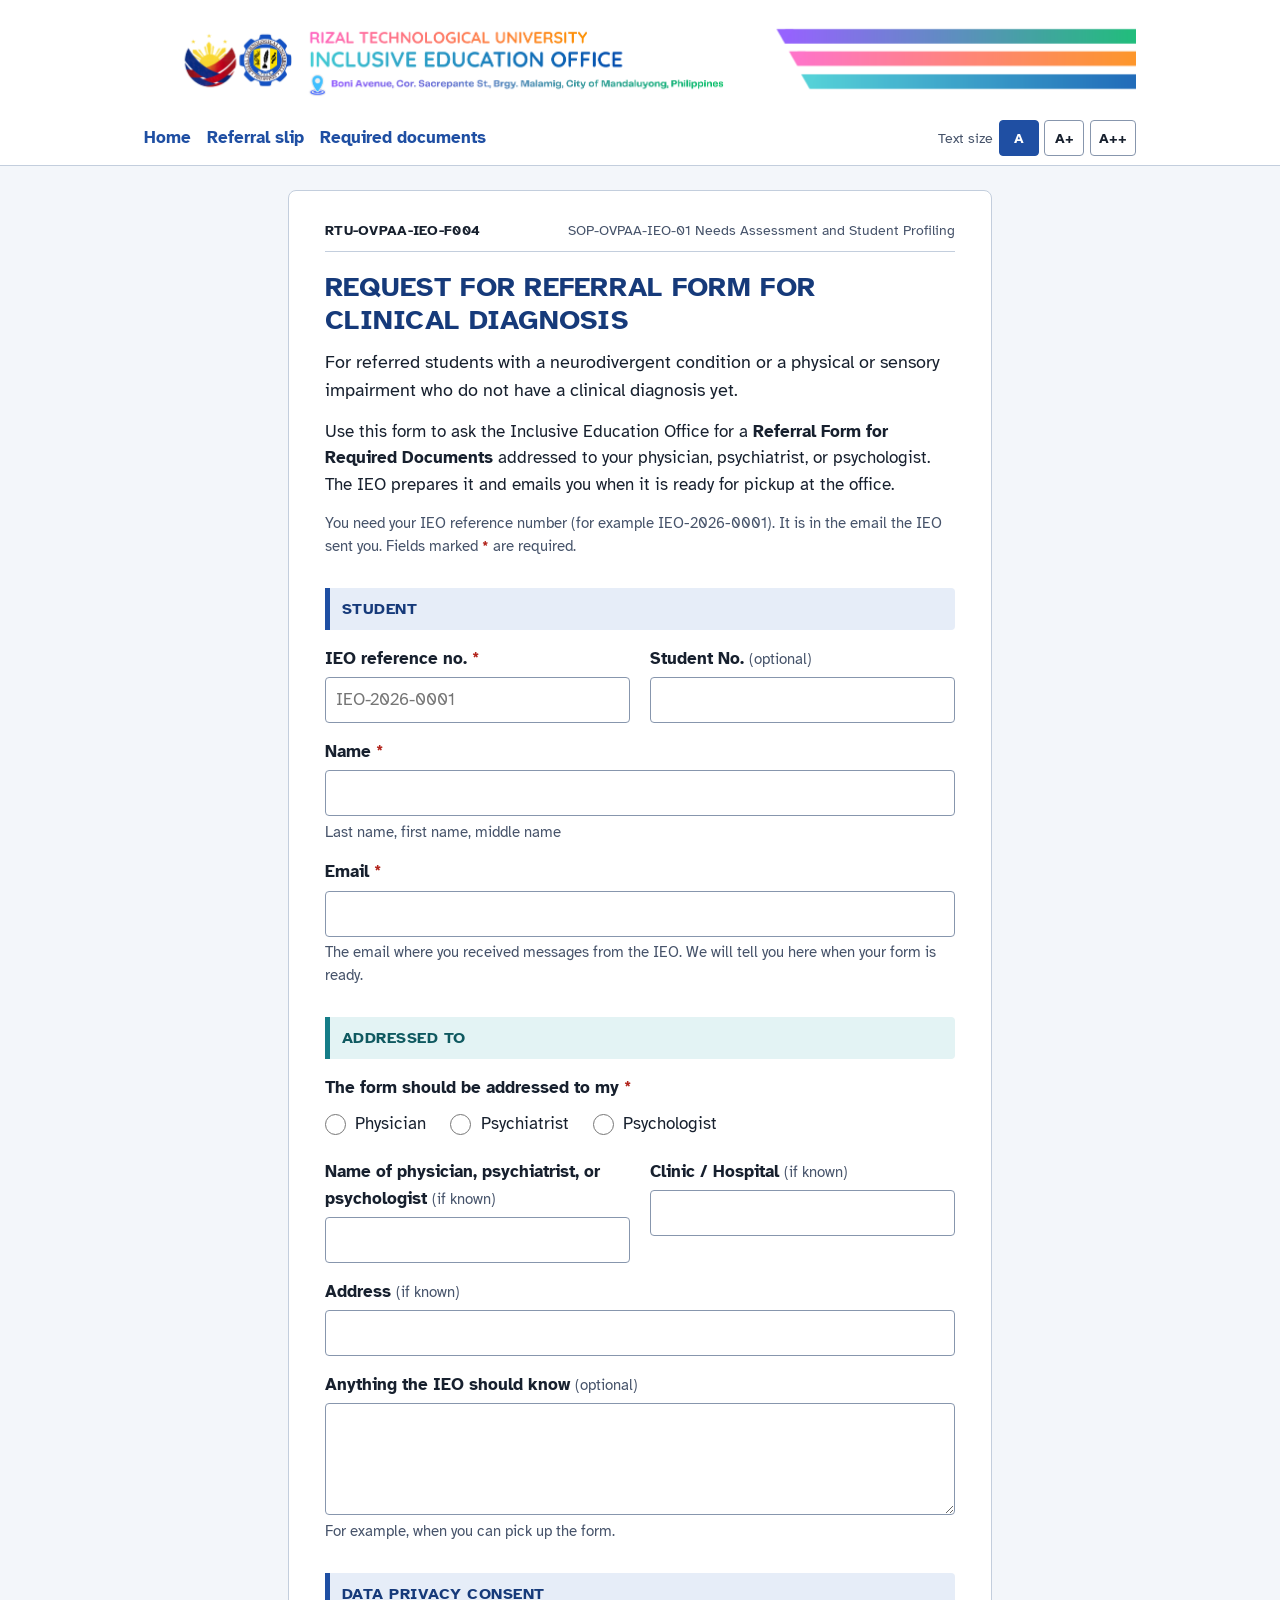
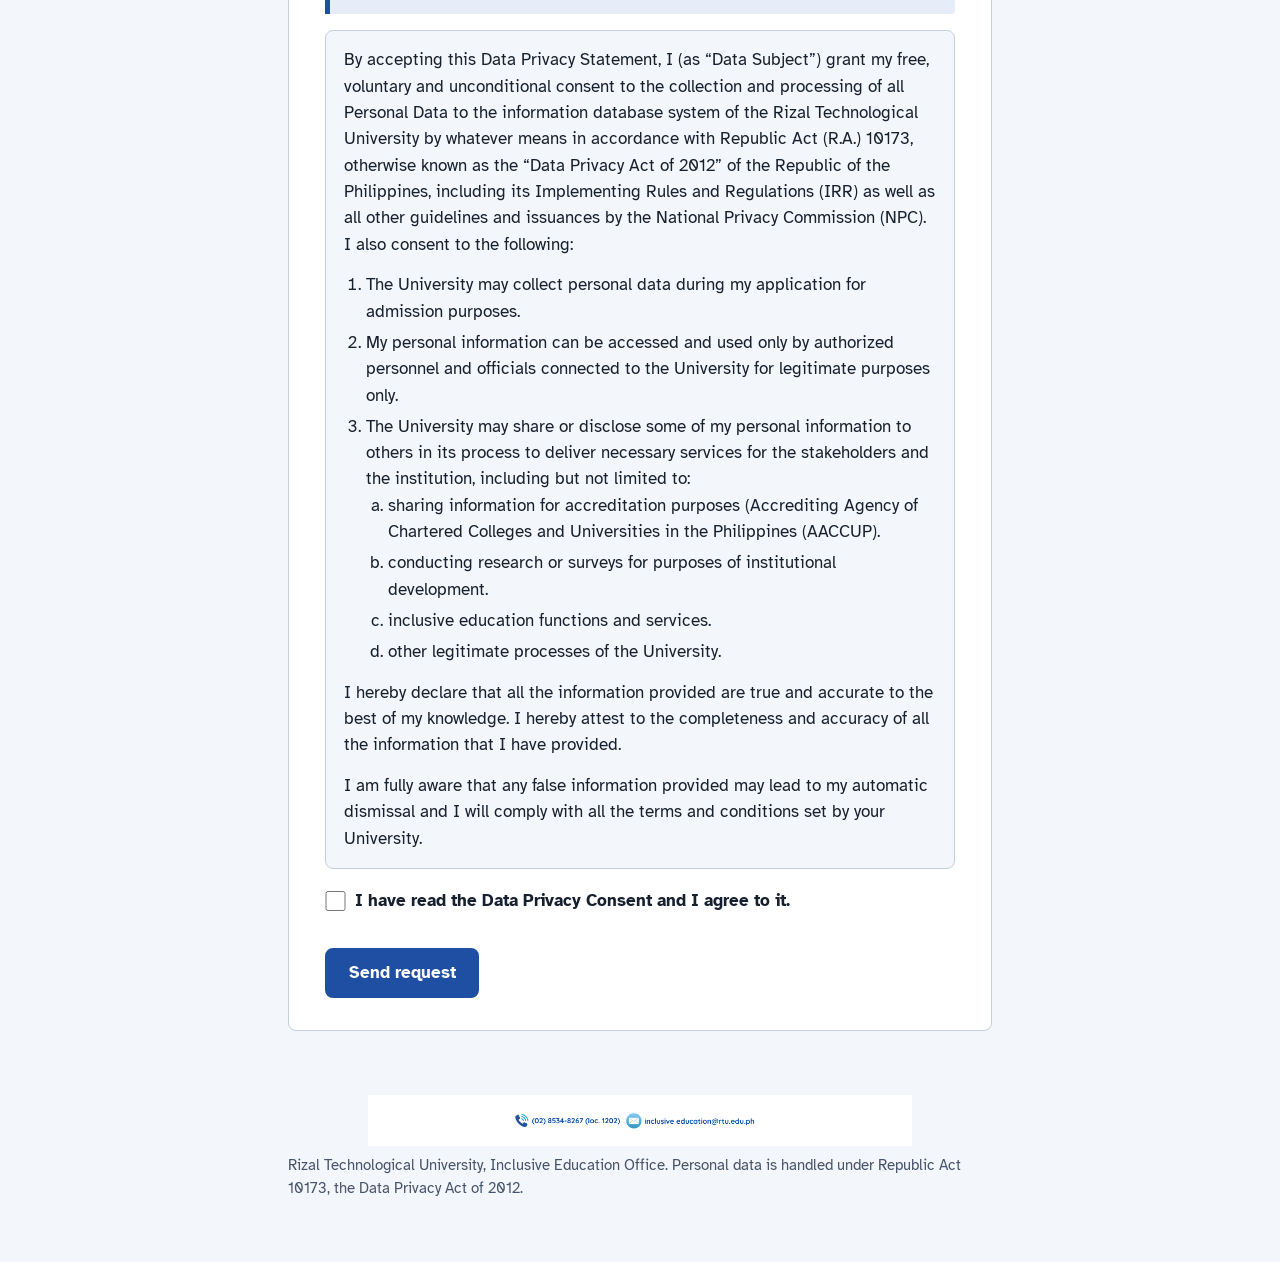
<file: docs/f004.html>
<!doctype html>
<html lang="en">
<head>
<meta charset="utf-8">
<meta name="viewport" content="width=device-width, initial-scale=1">
<title>Request for Referral Form for Clinical Diagnosis (F004) | RTU Inclusive Education Office</title>
<meta name="description" content="RTU-OVPAA-IEO-F004 Request for Referral Form for Clinical Diagnosis. For referred students who need a clinical diagnosis.">
<meta name="referrer" content="no-referrer">
<link rel="preconnect" href="https://fonts.googleapis.com">
<link rel="preconnect" href="https://fonts.gstatic.com" crossorigin>
<link href="https://fonts.googleapis.com/css2?family=Atkinson+Hyperlegible:ital,wght@0,400;0,700;1,400&display=swap" rel="stylesheet">
<link rel="stylesheet" href="assets/css/style.css">
<link rel="icon" href="assets/img/rtu-seal.png">
</head>
<body>
<a class="skip-link" href="#main">Skip to the form</a>
<header class="letterhead">
  <div class="letterhead-inner">
    <img src="assets/img/ieo-banner.png" width="1997" height="188" alt="Rizal Technological University, Inclusive Education Office. Boni Avenue, Cor. Sacrepante St., Brgy. Malamig, City of Mandaluyong, Philippines">
  </div>
  <div class="toolbar">
    <nav aria-label="IEO forms">
      <a href="index.html">Home</a>
      <a href="f001.html">Referral slip</a>
      <a href="requirements.html">Required documents</a>
    </nav>
    <div class="text-size" role="group" aria-label="Text size">
      <span aria-hidden="true">Text size</span>
      <button type="button" data-text-size="normal" aria-label="Normal text">A</button>
      <button type="button" data-text-size="large" aria-label="Large text">A+</button>
      <button type="button" data-text-size="larger" aria-label="Largest text">A++</button>
    </div>
  </div>
</header>

<main id="main">
  <div class="doc" id="form-doc">
    <div class="form-code"><strong>RTU-OVPAA-IEO-F004</strong><span>SOP-OVPAA-IEO-01 Needs Assessment and Student Profiling</span></div>
    <h1>REQUEST FOR REFERRAL FORM FOR CLINICAL DIAGNOSIS</h1>
    <p class="lead">For referred students with a neurodivergent condition or a physical or sensory impairment who do not have a clinical diagnosis yet.</p>
    <p>Use this form to ask the Inclusive Education Office for a <strong>Referral Form for Required Documents</strong> addressed to your physician, psychiatrist, or psychologist. The IEO prepares it and emails you when it is ready for pickup at the office.</p>
    <p class="muted small">You need your IEO reference number (for example IEO-2026-0001). It is in the email the IEO sent you. Fields marked <span class="req" aria-hidden="true">*</span><span class="hp">with an asterisk</span> are required.</p>

    <form id="f004" data-ieo-form action="#" method="post">
      <div data-error-anchor></div>
      <div class="hp" aria-hidden="true"><label for="website">Leave this empty</label><input type="text" id="website" name="website" tabindex="-1" autocomplete="off"></div>

      <fieldset class="section">
        <legend>STUDENT</legend>
        <div class="grid">
          <div class="field"><label for="case_id">IEO reference no. <span class="req" aria-hidden="true">*</span></label>
            <input type="text" id="case_id" name="case_id" required maxlength="20" placeholder="IEO-2026-0001" autocomplete="off"
              data-pattern="^[Ii][Ee][Oo]-\d{4}-\d{4,}$" data-pattern-message="Use the format IEO-2026-0001. It is in the email from the IEO."></div>
          <div class="field"><label for="s_student_no">Student No. <span class="opt">(optional)</span></label>
            <input type="text" id="s_student_no" name="s_student_no" maxlength="40" autocomplete="off"></div>
          <div class="field span-all"><label for="s_name">Name <span class="req" aria-hidden="true">*</span></label>
            <input type="text" id="s_name" name="s_name" required maxlength="300" autocomplete="name" aria-describedby="s_name-hint">
            <span class="hint" id="s_name-hint">Last name, first name, middle name</span></div>
          <div class="field span-all"><label for="s_email">Email <span class="req" aria-hidden="true">*</span></label>
            <input type="email" id="s_email" name="s_email" required maxlength="300" autocomplete="email" aria-describedby="s_email-hint">
            <span class="hint" id="s_email-hint">The email where you received messages from the IEO. We will tell you here when your form is ready.</span></div>
        </div>
      </fieldset>

      <fieldset class="section teal">
        <legend>ADDRESSED TO</legend>
        <div class="grid">
          <div class="field span-all" data-group data-label="Addressed to">
            <span class="group-label" id="prof-label">The form should be addressed to my <span class="req" aria-hidden="true">*</span></span>
            <div class="inline-choices" role="radiogroup" aria-labelledby="prof-label">
              <label class="choice"><input type="radio" name="to_profession" id="prof_physician" value="Physician" required> Physician</label>
              <label class="choice"><input type="radio" name="to_profession" id="prof_psychiatrist" value="Psychiatrist"> Psychiatrist</label>
              <label class="choice"><input type="radio" name="to_profession" id="prof_psychologist" value="Psychologist"> Psychologist</label>
            </div></div>
          <div class="field"><label for="to_name">Name of physician, psychiatrist, or psychologist <span class="opt">(if known)</span></label>
            <input type="text" id="to_name" name="to_name" maxlength="300"></div>
          <div class="field"><label for="to_institution">Clinic / Hospital <span class="opt">(if known)</span></label>
            <input type="text" id="to_institution" name="to_institution" maxlength="300"></div>
          <div class="field span-all"><label for="to_address">Address <span class="opt">(if known)</span></label>
            <input type="text" id="to_address" name="to_address" maxlength="300"></div>
          <div class="field span-all"><label for="notes">Anything the IEO should know <span class="opt">(optional)</span></label>
            <textarea id="notes" name="notes" maxlength="4000" rows="3" aria-describedby="notes-hint"></textarea>
            <span class="hint" id="notes-hint">For example, when you can pick up the form.</span></div>
        </div>
      </fieldset>

      <fieldset class="section">
        <legend>DATA PRIVACY CONSENT</legend>
        <div data-consent="consent"></div>
      </fieldset>

      <div class="actions">
        <button type="submit" class="btn">Send request</button>
      </div>
    </form>
  </div>

  <div class="doc" id="done" hidden tabindex="-1">
    <div class="form-code"><strong>RTU-OVPAA-IEO-F004</strong><span>Request received</span></div>
    <h1>Request received</h1>
    <p>Request number</p>
    <p class="ref-number" id="done-ref"></p>
    <p>Received <span id="done-time"></span>.</p>
    <h2>What happens next</h2>
    <ol>
      <li>The Inclusive Education Office prepares your Referral Form for Required Documents.</li>
      <li>You get an email when it is ready. Pick it up at the IEO and bring your school ID.</li>
      <li>Sign the student&rsquo;s authorization on the form, then bring it to your physician, psychiatrist, or psychologist.</li>
      <li>Return the completed form and your clinical diagnosis to the IEO.</li>
    </ol>
    <p class="muted small">Questions: call the Inclusive Education Office at (02) 8534-8267 local 1202.</p>
  </div>
</main>

<footer class="site">
  <img src="assets/img/ieo-contact.png" width="2000" height="188" alt="Contact the Inclusive Education Office: (02) 8534-8267 local 1202, inclusive education@rtu.edu.ph">
  <p>Rizal Technological University, Inclusive Education Office. Personal data is handled under Republic Act 10173, the Data Privacy Act of 2012.</p>
</footer>

<script src="assets/js/config.js"></script>
<script src="assets/js/common.js"></script>
<script src="assets/js/f004.js"></script>
</body>
</html>
</file>
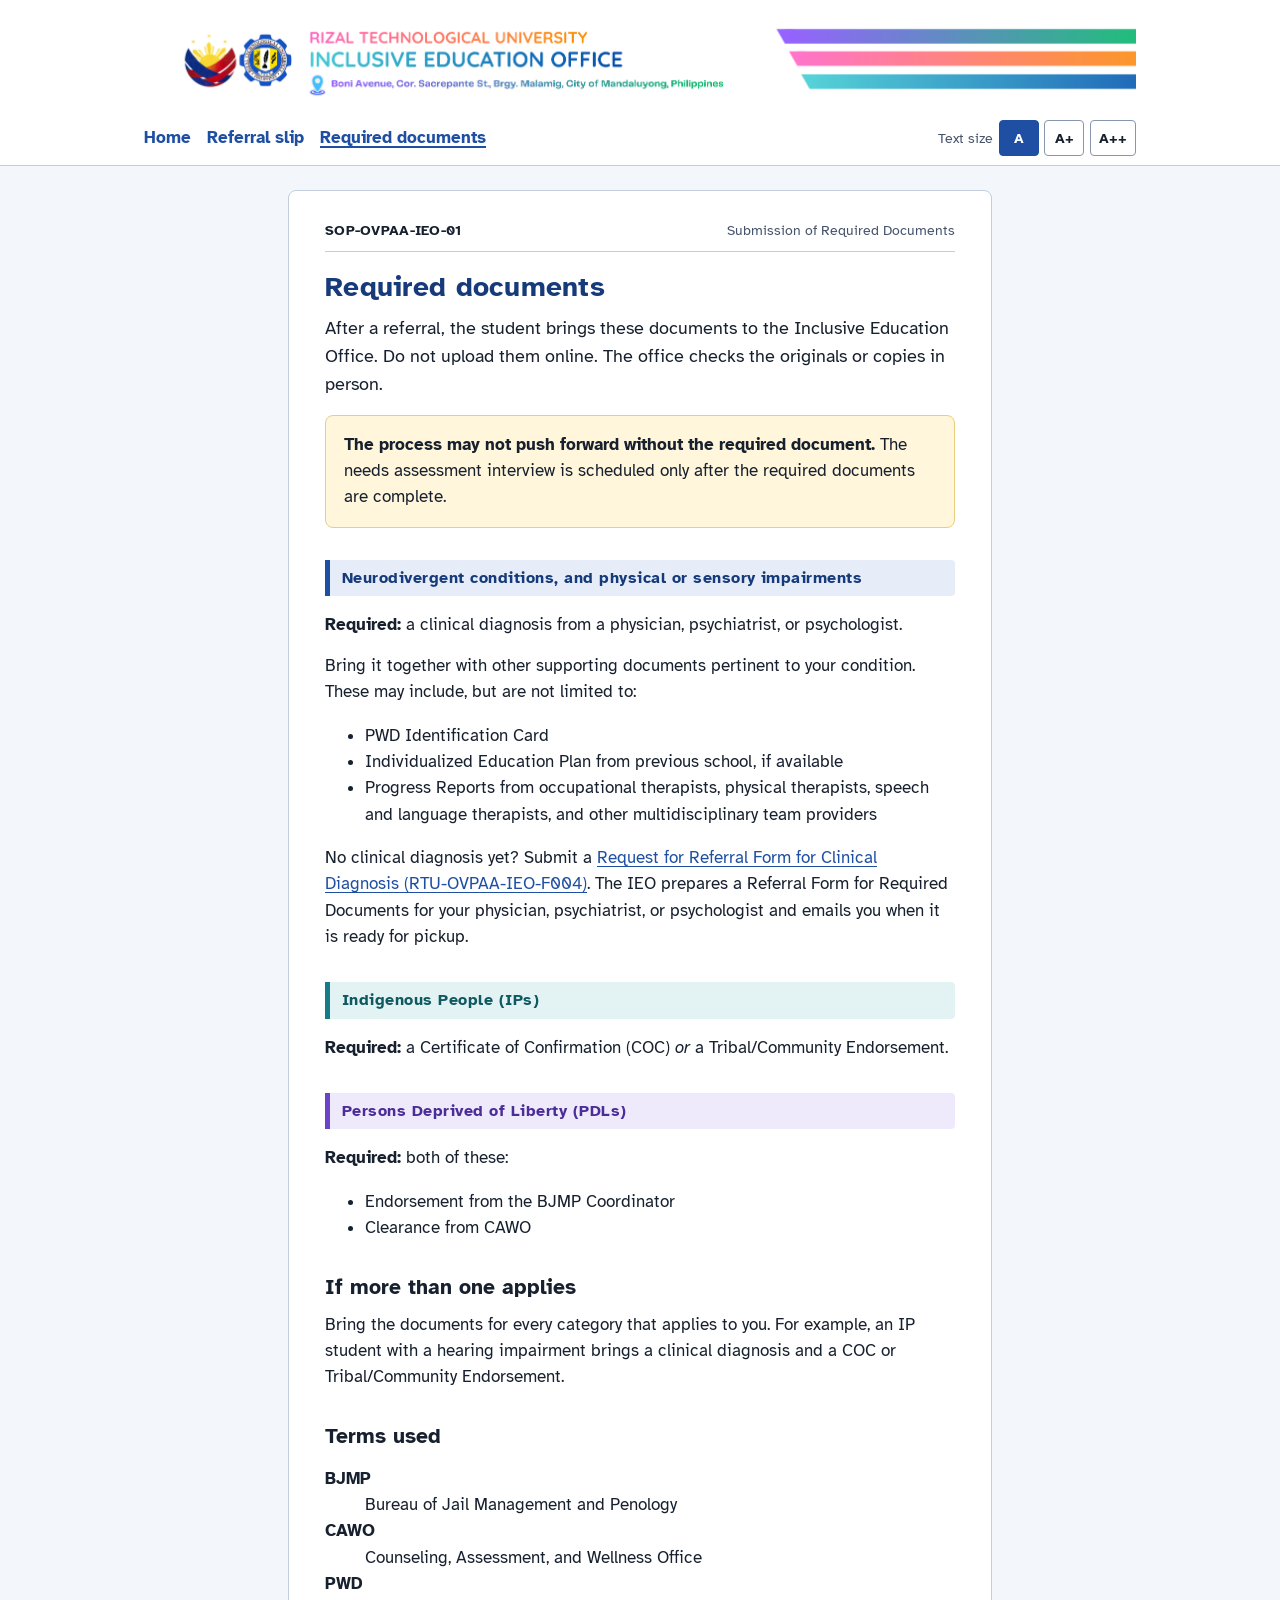
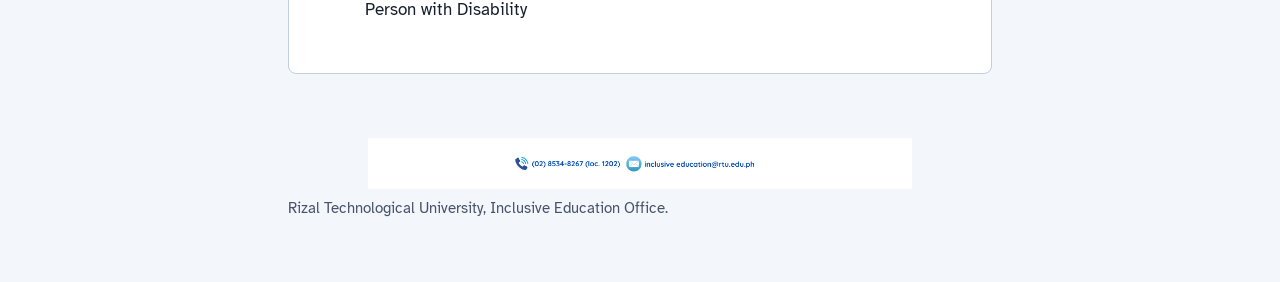
<file: docs/requirements.html>
<!doctype html>
<html lang="en">
<head>
<meta charset="utf-8">
<meta name="viewport" content="width=device-width, initial-scale=1">
<title>Required Documents | RTU Inclusive Education Office</title>
<meta name="description" content="Documents to prepare for the RTU Inclusive Education Office needs assessment, by case category.">
<meta name="referrer" content="no-referrer">
<link rel="preconnect" href="https://fonts.googleapis.com">
<link rel="preconnect" href="https://fonts.gstatic.com" crossorigin>
<link href="https://fonts.googleapis.com/css2?family=Atkinson+Hyperlegible:ital,wght@0,400;0,700;1,400&display=swap" rel="stylesheet">
<link rel="stylesheet" href="assets/css/style.css">
<link rel="icon" href="assets/img/rtu-seal.png">
</head>
<body>
<a class="skip-link" href="#main">Skip to the content</a>
<header class="letterhead">
  <div class="letterhead-inner">
    <img src="assets/img/ieo-banner.png" width="1997" height="188" alt="Rizal Technological University, Inclusive Education Office. Boni Avenue, Cor. Sacrepante St., Brgy. Malamig, City of Mandaluyong, Philippines">
  </div>
  <div class="toolbar">
    <nav aria-label="IEO forms">
      <a href="index.html">Home</a>
      <a href="f001.html">Referral slip</a>
      <a href="requirements.html" aria-current="page">Required documents</a>
    </nav>
    <div class="text-size" role="group" aria-label="Text size">
      <span aria-hidden="true">Text size</span>
      <button type="button" data-text-size="normal" aria-label="Normal text">A</button>
      <button type="button" data-text-size="large" aria-label="Large text">A+</button>
      <button type="button" data-text-size="larger" aria-label="Largest text">A++</button>
    </div>
  </div>
</header>

<main id="main">
  <div class="doc">
    <div class="form-code"><strong>SOP-OVPAA-IEO-01</strong><span>Submission of Required Documents</span></div>
    <h1>Required documents</h1>
    <p class="lead">After a referral, the student brings these documents to the Inclusive Education Office. Do not upload them online. The office checks the originals or copies in person.</p>
    <div class="callout warn"><p><strong>The process may not push forward without the required document.</strong> The needs assessment interview is scheduled only after the required documents are complete.</p></div>

    <section class="section" aria-labelledby="nd-h">
      <h2 class="section-title" id="nd-h">Neurodivergent conditions, and physical or sensory impairments</h2>
      <p><strong>Required:</strong> a clinical diagnosis from a physician, psychiatrist, or psychologist.</p>
      <p>Bring it together with other supporting documents pertinent to your condition. These may include, but are not limited to:</p>
      <ul>
        <li>PWD Identification Card</li>
        <li>Individualized Education Plan from previous school, if available</li>
        <li>Progress Reports from occupational therapists, physical therapists, speech and language therapists, and other multidisciplinary team providers</li>
      </ul>
      <p>No clinical diagnosis yet? Submit a <a href="f004.html">Request for Referral Form for Clinical Diagnosis (RTU-OVPAA-IEO-F004)</a>. The IEO prepares a Referral Form for Required Documents for your physician, psychiatrist, or psychologist and emails you when it is ready for pickup.</p>
    </section>

    <section class="section teal" aria-labelledby="ip-h">
      <h2 class="section-title" id="ip-h">Indigenous People (IPs)</h2>
      <p><strong>Required:</strong> a Certificate of Confirmation (COC) <em>or</em> a Tribal/Community Endorsement.</p>
    </section>

    <section class="section violet" aria-labelledby="pdl-h">
      <h2 class="section-title" id="pdl-h">Persons Deprived of Liberty (PDLs)</h2>
      <p><strong>Required:</strong> both of these:</p>
      <ul>
        <li>Endorsement from the BJMP Coordinator</li>
        <li>Clearance from CAWO</li>
      </ul>
    </section>

    <h2>If more than one applies</h2>
    <p>Bring the documents for every category that applies to you. For example, an IP student with a hearing impairment brings a clinical diagnosis and a COC or Tribal/Community Endorsement.</p>

    <h2>Terms used</h2>
    <dl>
      <dt><strong>BJMP</strong></dt><dd>Bureau of Jail Management and Penology</dd>
      <dt><strong>CAWO</strong></dt><dd>Counseling, Assessment, and Wellness Office</dd>
      <dt><strong>PWD</strong></dt><dd>Person with Disability</dd>
    </dl>
  </div>
</main>

<footer class="site">
  <img src="assets/img/ieo-contact.png" width="2000" height="188" alt="Contact the Inclusive Education Office: (02) 8534-8267 local 1202, inclusive education@rtu.edu.ph">
  <p>Rizal Technological University, Inclusive Education Office.</p>
</footer>
<script src="assets/js/config.js"></script>
<script src="assets/js/common.js"></script>
</body>
</html>
</file>
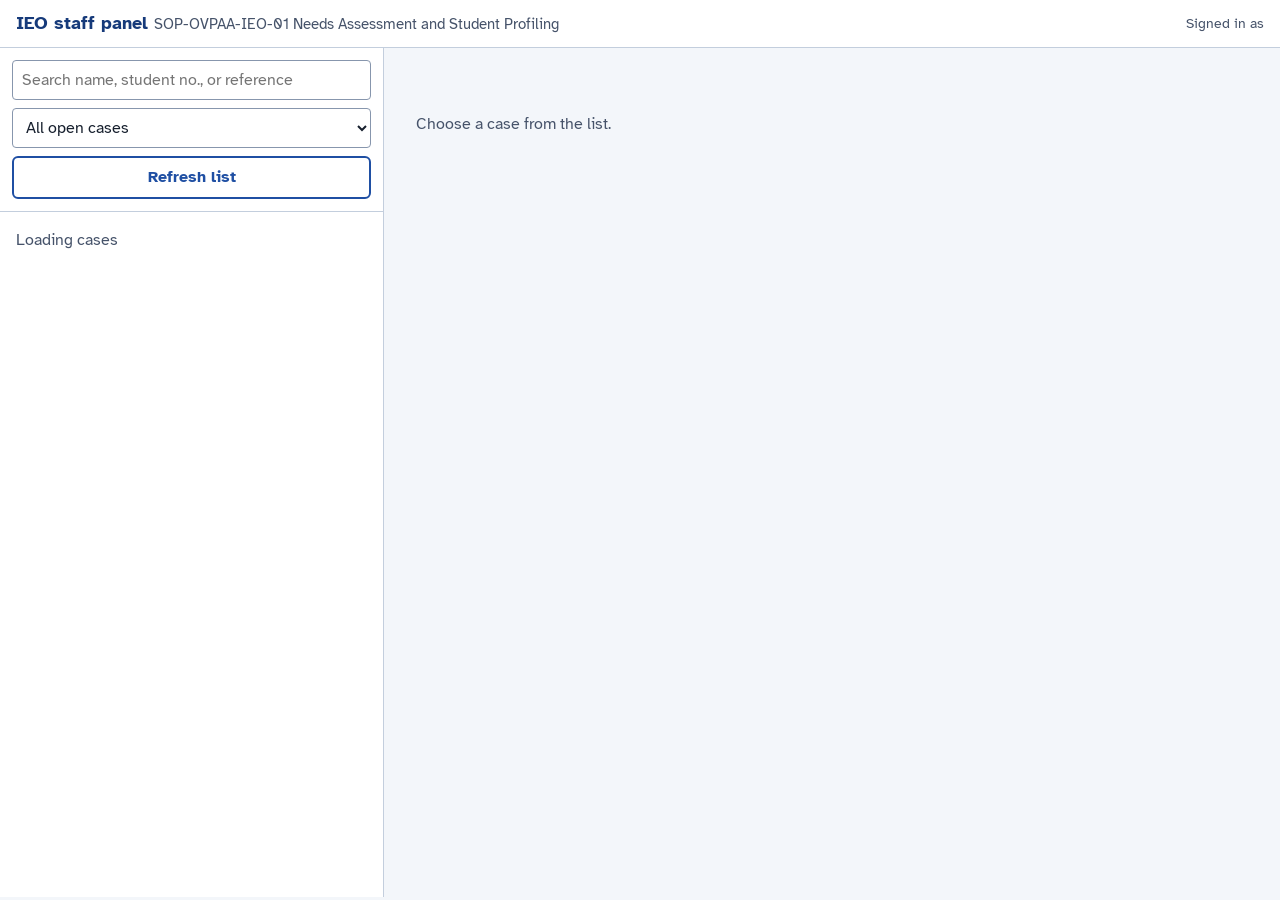
<file: apps-script/paste/Panel.html>
<!doctype html>
<html lang="en">
<head>
<base target="_top">
<meta charset="utf-8">
<link href="https://fonts.googleapis.com/css2?family=Atkinson+Hyperlegible:wght@400;700&display=swap" rel="stylesheet">
<style>
  :root {
    color-scheme: light;
    --ink: #17202e; --soft: #46536a; --blue: #1f4fa3; --blue-d: #163a7a; --teal: #157d88; --violet: #6b45c8;
    --surface: #f3f6fa; --paper: #fff; --line: #c3cedd; --line-s: #8796ad;
    --err: #b3261e; --err-bg: #fdeeed; --ok: #17663d; --ok-bg: #e8f5ee; --warn-bg: #fff6dc; --focus: #f2b705;
  }
  * { box-sizing: border-box; }
  [hidden] { display: none !important; }
  body { margin: 0; background: var(--surface); color: var(--ink); font: 16px/1.5 "Atkinson Hyperlegible", "Segoe UI", Arial, sans-serif; }
  :focus-visible { outline: 3px solid var(--focus); outline-offset: 2px; }
  header.top { background: var(--paper); border-bottom: 1px solid var(--line); padding: 0.6rem 1rem; display: flex; flex-wrap: wrap; gap: 0.5rem 1rem; align-items: center; justify-content: space-between; }
  header.top h1 { font-size: 1.15rem; margin: 0; color: var(--blue-d); }
  header.top .who { color: var(--soft); font-size: 0.9rem; }
  .layout { display: grid; grid-template-columns: minmax(18rem, 24rem) 1fr; min-height: calc(100vh - 3.2rem); }
  @media (max-width: 52rem) { .layout { grid-template-columns: 1fr; } .list-pane { max-height: 50vh; } }
  .list-pane { border-right: 1px solid var(--line); background: var(--paper); display: flex; flex-direction: column; overflow: hidden; }
  .filters { padding: 0.75rem; border-bottom: 1px solid var(--line); display: grid; gap: 0.5rem; }
  .cases { list-style: none; margin: 0; padding: 0; overflow-y: auto; flex: 1; }
  .cases button { all: unset; box-sizing: border-box; display: block; width: 100%; padding: 0.65rem 0.85rem; border-bottom: 1px solid var(--line); cursor: pointer; }
  .cases button:hover { background: #f6f8fc; }
  .cases button[aria-current="true"] { background: #e6edf8; box-shadow: inset 4px 0 0 var(--blue); }
  .cases .name { font-weight: 700; display: block; }
  .cases .meta { font-size: 0.85rem; color: var(--soft); display: block; }
  .detail { padding: 1rem clamp(0.75rem, 3vw, 2rem) 4rem; overflow-y: auto; }
  .empty { color: var(--soft); padding: 2rem 0; }
  h2 { font-size: 1.35rem; margin: 0 0 0.25rem; }
  h3 { font-size: 1.05rem; margin: 0 0 0.6rem; }
  .card { background: var(--paper); border: 1px solid var(--line); border-radius: 8px; padding: 1rem 1.15rem; margin: 1rem 0; }
  .card.current { border-color: var(--blue); box-shadow: 0 0 0 2px #dbe5f6; }
  .card .step { font-size: 0.85rem; color: var(--soft); display: block; margin-bottom: 0.15rem; }
  .badge { display: inline-block; font-size: 0.85rem; font-weight: 700; padding: 0.1rem 0.55rem; border-radius: 999px; background: #e6edf8; color: var(--blue-d); }
  .badge.done { background: var(--ok-bg); color: var(--ok); }
  .badge.wait { background: var(--warn-bg); color: #6b5200; }
  ol.stepper { list-style: none; display: flex; flex-wrap: wrap; gap: 0.35rem; padding: 0; margin: 0.75rem 0 0; }
  ol.stepper li { font-size: 0.82rem; padding: 0.25rem 0.55rem; border-radius: 6px; border: 1px solid var(--line); color: var(--soft); background: var(--paper); }
  ol.stepper li.done { border-color: #a9d6bb; background: var(--ok-bg); color: var(--ok); }
  ol.stepper li.now { border-color: var(--blue); background: var(--blue); color: #fff; font-weight: 700; }
  dl.kv { display: grid; grid-template-columns: minmax(9rem, 14rem) 1fr; gap: 0.25rem 1rem; margin: 0; font-size: 0.95rem; }
  dl.kv dt { color: var(--soft); }
  dl.kv dd { margin: 0; white-space: pre-wrap; word-break: break-word; }
  @media (max-width: 34rem) { dl.kv { grid-template-columns: 1fr; } dl.kv dd { margin-bottom: 0.4rem; } }
  label.lbl { font-weight: 700; display: block; margin-bottom: 0.25rem; }
  input[type=text], input[type=search], input[type=date], input[type=time], select, textarea {
    font: inherit; color: var(--ink); background: var(--paper); border: 1.5px solid var(--line-s); border-radius: 4px; padding: 0.45rem 0.55rem; width: 100%; min-height: 2.5rem; }
  textarea { min-height: 5.5rem; resize: vertical; }
  .check { display: flex; gap: 0.55rem; align-items: flex-start; padding: 0.25rem 0; }
  .check input { width: 1.2rem; height: 1.2rem; margin-top: 0.15rem; flex: none; accent-color: var(--blue); }
  .tag { font-size: 0.75rem; font-weight: 700; padding: 0 0.4rem; border-radius: 4px; margin-left: 0.35rem; vertical-align: 0.1em; }
  .tag.req { background: var(--err-bg); color: var(--err); }
  .tag.sup { background: var(--surface); color: var(--soft); }
  .row { display: flex; flex-wrap: wrap; gap: 0.6rem; align-items: center; margin-top: 0.75rem; }
  .btn { font: inherit; font-weight: 700; min-height: 2.6rem; padding: 0.45rem 1rem; border-radius: 6px; border: 2px solid var(--blue); background: var(--blue); color: #fff; cursor: pointer; }
  .btn:hover { background: var(--blue-d); border-color: var(--blue-d); }
  .btn.alt { background: var(--paper); color: var(--blue); }
  .btn.alt:hover { background: #eaf1fb; }
  .btn.danger { border-color: var(--err); background: var(--paper); color: var(--err); }
  .btn[disabled] { opacity: 0.5; cursor: not-allowed; }
  .msg { border-radius: 6px; padding: 0.65rem 0.85rem; margin: 0.6rem 0; border: 1px solid; }
  .msg.ok { background: var(--ok-bg); border-color: #a9d6bb; }
  .msg.err { background: var(--err-bg); border-color: #efb7b3; }
  .msg.warn { background: var(--warn-bg); border-color: #e9cf7c; }
  .msg.info { background: #eaf1fb; border-color: #b4c8ea; }
  .msg ul { margin: 0.25rem 0 0; padding-left: 1.2rem; }
  .linkbox { display: flex; gap: 0.5rem; flex-wrap: wrap; }
  .linkbox input { flex: 1 1 18rem; font-size: 0.85rem; }
  table.sessions { width: 100%; border-collapse: collapse; font-size: 0.92rem; }
  table.sessions th, table.sessions td { border: 1px solid var(--line); padding: 0.3rem; vertical-align: middle; }
  table.sessions th { background: var(--surface); text-align: left; }
  table.sessions input { min-height: 2.2rem; padding: 0.25rem 0.35rem; }
  .scroll { overflow-x: auto; }
  .note { border-left: 3px solid var(--line); padding: 0.25rem 0 0.25rem 0.75rem; margin: 0.6rem 0; }
  .note .by { font-size: 0.82rem; color: var(--soft); }
  .note p { margin: 0.15rem 0 0; white-space: pre-wrap; }
  #toast { position: fixed; bottom: 1rem; left: 50%; transform: translateX(-50%); max-width: min(36rem, 92vw); z-index: 20; }
  dialog { border: 1px solid var(--line); border-radius: 10px; padding: 1.25rem; width: min(40rem, 94vw); }
  dialog::backdrop { background: rgba(23, 32, 46, 0.45); }
  .grid { display: grid; gap: 0.75rem 1rem; grid-template-columns: repeat(auto-fit, minmax(14rem, 1fr)); }
  #print-area { display: none; }
  @media print {
    @page { size: A4; margin: 14mm; }
    body.printing > *:not(#print-area) { display: none !important; }
    body.printing #print-area { display: block; }
  }
  .visually-hidden { position: absolute; width: 1px; height: 1px; overflow: hidden; clip: rect(0 0 0 0); }
</style>
</head>
<body>
<header class="top">
  <h1>IEO staff panel <span style="font-weight:400;color:var(--soft);font-size:0.95rem">SOP-OVPAA-IEO-01 Needs Assessment and Student Profiling</span></h1>
  <span class="who">Signed in as <?= staffEmail ?></span>
</header>

<div class="layout">
  <aside class="list-pane" aria-label="Cases">
    <div class="filters">
      <label class="visually-hidden" for="q">Search cases</label>
      <input type="search" id="q" placeholder="Search name, student no., or reference">
      <label class="visually-hidden" for="stageFilter">Filter by stage</label>
      <select id="stageFilter"><option value="">All open cases</option><option value="mine">My cases</option><option value="followup">Follow ups due</option><option value="f004">F003 requests</option><option value="upcoming">Upcoming interviews</option><option value="*">All cases, including closed</option></select>
      <button class="btn alt" id="refresh" type="button">Refresh list</button>
    </div>
    <p id="count" class="visually-hidden" aria-live="polite"></p>
    <ul class="cases" id="cases"><li class="empty" style="padding:1rem">Loading cases</li></ul>
  </aside>
  <main class="detail" id="detail" tabindex="-1">
    <p class="empty">Choose a case from the list.</p>
  </main>
</div>

<div id="toast" role="status" aria-live="polite"></div>

<dialog id="f003Dialog" aria-labelledby="f003Title">
  <form method="dialog" id="f003Form">
    <h2 id="f003Title" style="font-size:1.2rem">Issue RTU-OVPAA-IEO-F003</h2>
    <p style="margin-top:0">Referral Form for Required Documents. The student's details come from the referral slip.</p>
    <input type="hidden" id="d_request">
    <p id="d_request_info" class="msg info" hidden></p>
    <div class="grid">
      <div><span class="lbl">Addressed to the student's</span>
        <label class="check"><input type="radio" name="to_profession" value="Physician" required> Physician</label>
        <label class="check"><input type="radio" name="to_profession" value="Psychiatrist"> Psychiatrist</label>
        <label class="check"><input type="radio" name="to_profession" value="Psychologist"> Psychologist</label></div>
      <div><label class="lbl" for="d_to_name">Name (if known)</label><input type="text" id="d_to_name" name="to_name" maxlength="300">
        <label class="lbl" for="d_inst" style="margin-top:0.5rem">Clinic / Hospital</label><input type="text" id="d_inst" name="to_institution" maxlength="300"></div>
      <div style="grid-column:1/-1"><label class="lbl" for="d_addr">Address</label><input type="text" id="d_addr" name="to_address" maxlength="300"></div>
    </div>
    <fieldset style="border:0;padding:0;margin:0.75rem 0 0"><legend class="lbl">Documents requested</legend><div id="d_docs"></div></fieldset>
    <label class="lbl" for="d_remarks" style="margin-top:0.5rem">Remarks</label><textarea id="d_remarks" name="remarks" maxlength="4000"></textarea>
    <div class="grid" style="margin-top:0.5rem">
      <div><label class="lbl" for="d_by">Issued by (name)</label><input type="text" id="d_by" name="issued_by" maxlength="300" required></div>
      <div><label class="lbl" for="d_desig">Designation</label><input type="text" id="d_desig" name="issued_designation" maxlength="300" value="Case Manager"></div>
    </div>
    <label class="check" style="margin-top:0.5rem"><input type="checkbox" id="d_pickup" checked> Email the student that the F003 is ready for pickup at the IEO</label>
    <div id="f003Msg"></div>
    <div class="row"><button class="btn" value="issue" id="f003Issue">Record and print F003</button><button class="btn alt" value="cancel" formnovalidate>Cancel</button></div>
  </form>
</dialog>

<dialog id="schedDialog" aria-labelledby="schedTitle">
  <form method="dialog" id="schedForm">
    <h2 id="schedTitle" style="font-size:1.2rem">Schedule the needs assessment interview</h2>
    <p style="margin-top:0" id="schedIntro">The required documents are complete. Set the interview, then the student gets the schedule and a personal link to the Student Portfolio Form.</p>
    <div class="grid">
      <div><label class="lbl" for="s_date">Date</label><input type="date" id="s_date" required></div>
      <div><label class="lbl" for="s_start">Start time</label><input type="time" id="s_start" required value="09:00"></div>
      <div><label class="lbl" for="s_end">End time</label><input type="time" id="s_end" required value="10:00"></div>
    </div>
    <fieldset style="border:0;padding:0;margin:0.75rem 0 0"><legend class="lbl">Where</legend>
      <label class="check"><input type="radio" name="s_mode" value="In person" checked> In person</label>
      <label class="check"><input type="radio" name="s_mode" value="Online"> Online</label></fieldset>
    <label class="lbl" for="s_venue" id="s_venue_label">Venue</label><input type="text" id="s_venue" maxlength="300">
    <div class="grid" style="margin-top:0.75rem">
      <div><label class="lbl" for="s_email">Student email</label><input type="text" id="s_email" maxlength="300" inputmode="email" autocomplete="off"></div>
      <div><label class="lbl" for="s_others">Also invite (optional)</label><input type="text" id="s_others" maxlength="600" placeholder="casemanager@rtu.edu.ph"></div>
    </div>
    <label class="check" style="margin-top:0.5rem"><input type="checkbox" id="s_send_email" checked> <span id="s_send_email_label">Email the student the schedule and the portfolio link</span></label>
    <label class="check"><input type="checkbox" id="s_send_invite" checked> <span id="s_invite_label">Send a Google Calendar invite</span></label>
    <div id="schedMsg"></div>
    <div class="row"><button class="btn" value="go" id="schedGo">Schedule interview</button><button class="btn alt" value="cancel" formnovalidate>Cancel</button></div>
  </form>
</dialog>

<div id="print-area"></div>

<script>
/*
 * RTU-OVPAA-IEO-F003 Referral Form for Required Documents: printable sheet (staff only).
 * Single source of the F003 wording. It lives only in the staff panel; the public site has no F003.
 *
 * window.IEOF003Sheet(data, options) returns the HTML of a one page A4 sheet.
 * data: { date_issued, to_name, to_profession, to_institution, to_address,
 *         s_name, s_program, s_student_no, case_id, docs_requested[], remarks,
 *         issued_by, issued_designation }
 * options: { bannerSrc, allDocs[] }
 */
(function (root) {
  'use strict';
  function esc(s) {
    return String(s == null ? '' : s).replace(/[&<>"']/g, function (c) {
      return { '&': '&amp;', '<': '&lt;', '>': '&gt;', '"': '&quot;', "'": '&#39;' }[c];
    });
  }
  function blank(v, width) {
    return v ? '<span style="border-bottom:1px solid #000;padding:0 4px;font-weight:700">' + esc(v) + '</span>'
      : '<span style="display:inline-block;border-bottom:1px solid #000;min-width:' + (width || 12) + 'em">&nbsp;</span>';
  }
  function longDate(iso) {
    if (!/^\d{4}-\d{2}-\d{2}$/.test(iso || '')) return '';
    var m = ['January', 'February', 'March', 'April', 'May', 'June', 'July', 'August', 'September', 'October', 'November', 'December'];
    var p = iso.split('-');
    return m[+p[1] - 1] + ' ' + (+p[2]) + ', ' + p[0];
  }
  function lines(n) {
    var s = '';
    for (var i = 0; i < n; i++) s += '<div style="border-bottom:1px solid #000;height:1.4em"></div>';
    return s;
  }

  root.IEOF003Sheet = function (d, opt) {
    d = d || {};
    opt = opt || {};
    var all = opt.allDocs || [];
    var picked = d.docs_requested || [];
    var prof = d.to_profession || '';
    var box = function (on) { return '<span style="display:inline-block;width:1em;text-align:center;border:1px solid #000;margin-right:6px;line-height:1">' + (on ? '&#10003;' : '&nbsp;') + '</span>'; };
    var docs = all.map(function (doc) { return '<li style="list-style:none;margin:2px 0">' + box(picked.indexOf(doc) >= 0) + esc(doc) + '</li>'; }).join('');
    var profLine = ['Physician', 'Psychiatrist', 'Psychologist'].map(function (p) { return box(prof === p) + p; }).join('&nbsp;&nbsp;&nbsp;');

    return '' +
      '<div style="font-family:\'Atkinson Hyperlegible\',Arial,sans-serif;color:#000;font-size:10pt;line-height:1.32">' +
      (opt.bannerSrc ? '<img src="' + esc(opt.bannerSrc) + '" alt="Rizal Technological University, Inclusive Education Office" style="width:100%;display:block;margin-bottom:6px">' : '') +
      '<div style="display:flex;justify-content:space-between;font-size:9pt;border-bottom:1px solid #000;padding-bottom:3px">' +
      '<strong>RTU-OVPAA-IEO-F003</strong><span>' + (d.case_id ? 'IEO Case Ref.: ' + esc(d.case_id) : 'SOP-OVPAA-IEO-01') + '</span></div>' +
      '<h1 style="text-align:center;font-size:13pt;margin:8px 0 6px;letter-spacing:.03em;color:#000">REFERRAL FORM FOR REQUIRED DOCUMENTS</h1>' +

      '<p style="margin:0 0 4px">Date: ' + blank(longDate(d.date_issued), 12) + '</p>' +
      '<p style="margin:0 0 4px">To: ' + blank(d.to_name, 22) + '</p>' +
      '<p style="margin:0 0 4px">' + profLine + '</p>' +
      '<p style="margin:0 0 4px">Clinic / Hospital: ' + blank(d.to_institution, 22) + '</p>' +
      '<p style="margin:0 0 10px">Address: ' + blank(d.to_address, 26) + '</p>' +

      '<p style="margin:0 0 6px">Dear Doctor:</p>' +
      '<p style="margin:0 0 6px">Greetings from the Inclusive Education Office (IEO) of Rizal Technological University!</p>' +
      '<p style="margin:0 0 6px;text-align:justify">We respectfully refer to you ' + blank(d.s_name, 18) + ', a student of ' + blank(d.s_program, 14) +
      ', Student No. ' + blank(d.s_student_no, 9) + ', who is undergoing Needs Assessment and Student Profiling (SOP-OVPAA-IEO-01) at our office. ' +
      'Under this procedure, a student with a neurodivergent condition and/or physical and sensory impairment is required to submit a clinical diagnosis from a physician, psychiatrist, or psychologist, together with other supporting documents pertinent to his/her condition. ' +
      'The process may not push forward without the required document.</p>' +
      '<p style="margin:0 0 4px">In this regard, may we request the following for the student:</p>' +
      '<ul style="margin:0 0 6px;padding-left:4px">' + docs + '</ul>' +
      (d.remarks ? '<p style="margin:0 0 6px">Remarks: ' + esc(d.remarks) + '</p>' : '') +
      '<p style="margin:0 0 6px;text-align:justify">The documents will be kept confidential by the IEO and used only to plan inclusive education support for the student, in accordance with Republic Act 10173, the Data Privacy Act of 2012. Thank you very much.</p>' +
      '<div style="margin:10px 0 6px;width:48%">' +
      '<div style="border-bottom:1px solid #000;min-height:1.4em;font-weight:700;text-align:center">' + esc(d.issued_by || '') + '</div>' +
      '<div style="text-align:center;font-size:9pt">' + (d.issued_designation ? esc(d.issued_designation) + ', ' : '') + 'Inclusive Education Office</div></div>' +

      '<div style="border:1.5px solid #000;padding:6px 8px;margin-top:6px">' +
      '<strong>TO BE ACCOMPLISHED BY THE ATTENDING PHYSICIAN, PSYCHIATRIST, OR PSYCHOLOGIST</strong>' +
      '<p style="margin:6px 0 0">Clinical diagnosis / impression:</p>' + lines(3) +
      '<p style="margin:6px 0 0">Recommendations for school accommodations or precautions:</p>' + lines(2) +
      '<div style="display:flex;gap:12px;margin-top:14px">' +
      '<div style="flex:2"><div style="border-bottom:1px solid #000;height:1.4em"></div><div style="font-size:9pt;text-align:center">Name and signature</div></div>' +
      '<div style="flex:1"><div style="border-bottom:1px solid #000;height:1.4em"></div><div style="font-size:9pt;text-align:center">License No.</div></div>' +
      '<div style="flex:1"><div style="border-bottom:1px solid #000;height:1.4em"></div><div style="font-size:9pt;text-align:center">Date of assessment</div></div></div></div>' +

      '<div style="border:1px solid #000;padding:6px 8px;margin-top:8px">' +
      '<strong>STUDENT\'S AUTHORIZATION</strong>' +
      '<p style="margin:4px 0 0;text-align:justify">I authorize my attending physician, psychiatrist, or psychologist to release the documents requested above to the Inclusive Education Office of Rizal Technological University.</p>' +
      '<div style="display:flex;gap:12px;margin-top:14px">' +
      '<div style="flex:2"><div style="border-bottom:1px solid #000;height:1.4em"></div><div style="font-size:9pt;text-align:center">Signature over printed name of student</div></div>' +
      '<div style="flex:1"><div style="border-bottom:1px solid #000;height:1.4em"></div><div style="font-size:9pt;text-align:center">Date</div></div></div></div>' +
      '<p style="font-size:8.5pt;margin:8px 0 0">Please return this form with the requested documents to the Inclusive Education Office, Rizal Technological University, Boni Avenue, Mandaluyong City. Tel. (02) 8534-8267 loc. 1202.</p>' +
      '</div>';
  };
})(typeof window !== 'undefined' ? window : this);
</script>
<script>
(function () {
  'use strict';
  var SITE_URL = <?= siteUrl ?>;
  var cfg = null, cases = [], current = null, view = null, freshLink = null;
  var $ = function (id) { return document.getElementById(id); };

  function esc(s) { return String(s == null ? '' : s).replace(/[&<>"']/g, function (c) { return { '&': '&amp;', '<': '&lt;', '>': '&gt;', '"': '&quot;', "'": '&#39;' }[c]; }); }
  function niceWhen(start, end) {
    if (!start) return '';
    var d = new Date(start.replace(' ', 'T') + ':00+08:00');
    var opts = { timeZone: 'Asia/Manila' };
    var day = d.toLocaleDateString('en-PH', Object.assign({ weekday: 'short', month: 'short', day: 'numeric', year: 'numeric' }, opts));
    var t = function (x) { return new Date(x.replace(' ', 'T') + ':00+08:00').toLocaleTimeString('en-PH', Object.assign({ hour: 'numeric', minute: '2-digit' }, opts)); };
    return day + ', ' + t(start) + (end ? ' to ' + t(end) : '');
  }
  function call(fn) {
    var args = Array.prototype.slice.call(arguments, 1);
    return new Promise(function (resolve, reject) {
      var r = google.script.run.withSuccessHandler(resolve).withFailureHandler(function (e) { reject(e); });
      r[fn].apply(r, args);
    });
  }
  function toast(kind, text) {
    $('toast').innerHTML = '<div class="msg ' + kind + '">' + esc(text) + '</div>';
    clearTimeout(toast.t);
    toast.t = setTimeout(function () { $('toast').innerHTML = ''; }, kind === 'err' ? 9000 : 4000);
  }
  function fail(e) { toast('err', (e && e.message || String(e)).replace(/^Error: /, '')); }
  function busy(btn, on) { if (btn) { btn.disabled = on; } }

  /* ---------- list ---------- */
  function loadList() {
    return call('listCases').then(function (list) { cases = list; renderList(); }).catch(fail);
  }
  function renderList() {
    var q = $('q').value.trim().toLowerCase();
    var st = $('stageFilter').value;
    var nowText = new Date(Date.now() + 8 * 3600000).toISOString().slice(0, 16).replace('T', ' ');
    var shown = cases.filter(function (c) {
      if (st === 'upcoming') return c.stage !== 'CLOSED' && c.interview_start && c.interview_end >= nowText;
      if (st === 'f004') return c.f004_pending;
      if (st === 'mine') return c.stage !== 'CLOSED' && c.case_manager === cfg.staffEmail;
      if (st === 'followup') return c.stage !== 'CLOSED' && (c.followup_status === 'NOT_STARTED' || !c.followup_status ||
        (c.followup_status === 'IN_PROGRESS' && (!c.followup_due || c.followup_due <= nowText.slice(0, 10)))) && ['RECEIVED', 'DOCS_PENDING'].indexOf(c.stage) >= 0;
      if (st === '' && c.stage === 'CLOSED') return false;
      if (st && st !== '*' && c.stage !== st) return false;
      if (!q) return true;
      return [c.case_id, c.student_name, c.student_no, c.program].join(' ').toLowerCase().indexOf(q) >= 0;
    });
    if (st === 'upcoming') shown.sort(function (a, b) { return a.interview_start < b.interview_start ? -1 : 1; });
    $('count').textContent = shown.length + ' cases shown';
    var unmatched = cfg.unmatchedF004 ? '<li class="msg warn" style="margin:0.5rem;list-style:none">' + cfg.unmatchedF004 +
      ' F003 request(s) used a reference number that matches no case. See the F004_Requests tab in the sheet.</li>' : '';
    $('cases').innerHTML = shown.length ? shown.map(function (c) {
      return '<li><button type="button" data-id="' + esc(c.case_id) + '"' + (current === c.case_id ? ' aria-current="true"' : '') + '>' +
        '<span class="name">' + esc(c.student_name) + '</span>' +
        '<span class="meta">' + esc(c.case_id) + ' &middot; ' + esc(cfg.stages[c.stage] || c.stage) + '</span>' +
        '<span class="meta">' + esc(c.program) + (c.student_no ? ', ' + esc(c.student_no) : '') + '</span>' +
        (c.interview_start && c.stage !== 'CLOSED' ? '<span class="meta"><strong>Interview ' + esc(niceWhen(c.interview_start, c.interview_end)) + '</strong></span>' : '') +
        (c.stage !== 'CLOSED' && c.followup_status === 'IN_PROGRESS' && c.followup_due ? '<span class="meta">Follow up: waiting for reply until ' + esc(c.followup_due) + '</span>' : '') +
        (c.stage === 'CLOSED' && c.followup_status === 'UNREACHABLE' ? '<span class="meta">Closed: no response</span>' : '') +
        (c.f004_pending ? '<span class="meta"><strong>F003 requested by the student</strong></span>' : '') +
        (c.stage !== 'CLOSED' ? '<span class="meta">' + (c.case_manager ? 'Case manager: ' + esc(c.case_manager) : '<strong>No case manager yet</strong>') + '</span>' : '') +
        '</button></li>';
    }).join('') : '<li class="empty" style="padding:1rem">No cases match.</li>';
    if (unmatched) $('cases').insertAdjacentHTML('afterbegin', unmatched);
  }

  /* ---------- detail ---------- */
  // The IEO's 7 stages (as on the public home page)
  var STEPS = ['Referral', 'Reason for referral', 'Follow up', 'Required documents',
    'Interview and student portfolio', 'Educational assistance decision', 'End of process'];
  function stepState(c) {
    // number of the stage in progress (stages before it are done)
    var idx = { RECEIVED: 4, DOCS_PENDING: 4, INTERVIEW: 5, PORTFOLIO_SUBMITTED: 6, WAIVER_PENDING: 6, ISP: 7, WAIVER_SIGNED: 7, CLOSED: 8 }[c.stage];
    if (idx === 4 && c.followup_status !== 'RESPONDED') idx = 3;
    if (idx <= 4 && (!c.risk_opportunity_note || !c.case_manager)) idx = 2;
    return idx;
  }

  function openCase(id) {
    current = id; freshLink = null;
    renderList();
    $('detail').innerHTML = '<p class="empty">Loading ' + esc(id) + '</p>';
    return call('getCase', id).then(function (v) { view = v; renderDetail(); $('detail').focus(); }).catch(fail);
  }
  function reload(msg) {
    return Promise.all([call('getCase', current), call('listCases')]).then(function (r) {
      view = r[0]; cases = r[1]; renderList(); renderDetail(); if (msg) toast('ok', msg);
    }).catch(fail);
  }

  function kv(obj, fields) {
    return '<dl class="kv">' + fields.map(function (f) {
      var v = obj ? obj[f[0]] : '';
      return v === '' || v == null ? '' : '<dt>' + esc(f[1]) + '</dt><dd>' + esc(v) + '</dd>';
    }).join('') + '</dl>';
  }

  function renderDetail() {
    var v = view, c = v.caseRecord, st = stepState(c), html = '';
    var stageOrder = ['RECEIVED', 'DOCS_PENDING', 'INTERVIEW', 'PORTFOLIO_SUBMITTED', 'ISP', 'WAIVER_PENDING', 'WAIVER_SIGNED', 'CLOSED'];
    var at = function (list) { return list.indexOf(c.stage) >= 0; };

    html += '<h2>' + esc(c.student_name) + '</h2>';
    html += '<p style="margin:0">' + esc(c.case_id) + ' &middot; <span class="badge">' + esc(cfg.stages[c.stage]) + '</span></p>';
    html += '<ol class="stepper" aria-label="SOP stages">' + STEPS.map(function (s, i) {
      var n = i + 1, cls = n < st ? 'done' : (n === st ? 'now' : '');
      if (c.stage === 'CLOSED') cls = 'done';
      return '<li class="' + cls + '"' + (cls === 'now' ? ' aria-current="step"' : '') + '>' + n + '. ' + esc(s) + '</li>';
    }).join('') + '</ol>';

    // Referral slip
    var r = v.referral || {};
    html += '<section class="card"><span class="step">Stage 1</span><h3>Referral Slip (RTU-OVPAA-IEO-F001)</h3>' +
      kv(r, [['submitted_at', 'Received'], ['s_name', 'Name'], ['s_program', 'Program'], ['s_department', 'Department'], ['s_student_no', 'Student No.'], ['s_email', 'Student email'],
        ['s_birthday', 'Birthday'], ['s_age', 'Age'], ['s_sex', 'Sex'], ['reasons', 'Reason for referral'], ['reason_other', 'Other reason'],
        ['r_source', 'Referred by'], ['r_source_other', 'Source (others)'], ['r_name', 'Referring person'], ['r_designation', 'Designation'],
        ['r_department', 'Department'], ['r_contact', 'Contact no.'], ['r_email', 'Email'], ['observations', 'Other observations'], ['attest_name', 'Signed (typed name)']]) +
      '</section>';

    // Stage 2: reason for referral review and case manager
    var riskNow = (!c.risk_opportunity_note || !c.case_manager) && c.stage !== 'CLOSED';
    html += '<section class="card' + (riskNow ? ' current' : '') + '"><span class="step">Stage 2</span><h3>Reason for referral</h3>' +
      '<p style="margin-top:0">Reason given: <strong>' + esc((v.referral && v.referral.reasons) || 'none') + '</strong>' +
      (v.referral && v.referral.reason_other ? ' (' + esc(v.referral.reason_other) + ')' : '') + '</p>' +
      '<label class="lbl" for="risk">Reason for referral review</label>' +
      '<textarea id="risk" maxlength="4000" placeholder="Your review of the reason for referral and the observations"' + (c.stage === 'CLOSED' ? ' disabled' : '') + '>' + esc(c.risk_opportunity_note) + '</textarea>' +
      (c.stage === 'CLOSED' ? '' : '<div class="row"><button class="btn" id="saveRisk" type="button">Save review</button></div>') +
      '<label class="lbl" for="cmSelect" style="margin-top:1rem">Case manager</label>' +
      (c.stage === 'CLOSED' ? '<p style="margin:0">' + esc(c.case_manager || 'Not assigned') + '</p>' :
        '<div class="row" style="margin-top:0"><select id="cmSelect" style="max-width:24rem"><option value="">Choose a case manager</option>' +
        cfg.staffList.map(function (m) { return '<option value="' + esc(m) + '"' + (c.case_manager === m ? ' selected' : '') + '>' + esc(m) + (m === cfg.staffEmail ? ' (you)' : '') + '</option>'; }).join('') +
        '</select><button class="btn alt" id="assignCm" type="button">' + (c.case_manager ? 'Change' : 'Assign') + '</button></div>' +
        (c.case_manager ? '<p style="margin:0.4rem 0 0;font-size:0.9rem;color:var(--soft)">Assigned ' + esc(c.case_manager_assigned_at) + '. Alert emails for this case go to the case manager.</p>' : '')) +
      '</section>';

    // Follow up
    html += followUpCard(v, c);

    // Documents
    var docsEditable = at(['RECEIVED', 'DOCS_PENDING']);
    var ev = v.evaluation;
    html += '<section class="card' + (docsEditable && !riskNow ? ' current' : '') + '"><span class="step">Stage 4</span><h3>Submission of required documents</h3>';
    html += '<p style="margin-top:0">Check each document the student has submitted. Nothing is uploaded; verify the original or copy in person.</p>';
    html += '<fieldset style="border:0;padding:0;margin:0"><legend class="lbl">Case category (choose all that apply)</legend>' +
      Object.keys(cfg.categories).map(function (k) {
        return '<label class="check"><input type="checkbox" name="cat" value="' + k + '"' + (v.categories.indexOf(k) >= 0 ? ' checked' : '') + (docsEditable ? '' : ' disabled') + '> ' + esc(cfg.categories[k]) + '</label>';
      }).join('') + '</fieldset>';
    html += '<div id="docLists"></div><div id="docEval"></div>';
    if (docsEditable) {
      html += '<div class="row"><button class="btn alt" id="saveDocs" type="button">Save checklist</button>' +
        '<button class="btn" id="toInterview" type="button">Documents complete: schedule interview</button>' +
        '<button class="btn alt" id="markPending" type="button">Documents incomplete</button>' +
        '<button class="btn alt" id="openF003" type="button">Issue F003</button></div>';
    }
    if (v.f004.length) {
      html += '<p style="margin-bottom:0.25rem"><strong>Student requests for F003 (F004)</strong></p><ul style="margin:0 0 0.75rem">' + v.f004.map(function (r) {
        return '<li>' + esc(r.submitted_at) + ': for a ' + esc(String(r.to_profession).toLowerCase()) + (r.to_name ? ', ' + esc(r.to_name) : '') +
          (r.to_institution ? ', ' + esc(r.to_institution) : '') + ' <span class="badge ' + (r.status === 'Pending' ? 'wait' : 'done') + '">' + esc(r.status) + '</span>' +
          (r.email_matches === 'Yes' ? '' : ' <span class="tag req">Email does not match the case</span>') +
          (r.notes ? '<br><span style="color:var(--soft)">Note: ' + esc(r.notes) + '</span>' : '') +
          (r.staff_note ? '<br><span style="color:var(--soft)">Staff: ' + esc(r.staff_note) + '</span>' : '') +
          (r.status === 'Pending' && docsEditable ? '<br><button class="btn alt" style="min-height:2rem;padding:0.1rem 0.6rem;margin-top:0.25rem" type="button" data-decline="' + esc(r.request_id) + '">Decline request</button>' : '') +
          '</li>';
      }).join('') + '</ul>';
    }
    if (v.f003.length) {
      html += '<p style="margin-bottom:0.25rem"><strong>F003 issued</strong></p><ul style="margin:0">' + v.f003.map(function (f, i) {
        return '<li>' + esc(f.date_issued) + ' to ' + esc(f.to_profession) + (f.to_name ? ' ' + esc(f.to_name) : '') + ' (' + esc(f.f003_id) + ') ' +
          '<button class="btn alt" style="min-height:2rem;padding:0.1rem 0.6rem" type="button" data-reprint="' + i + '">Print again</button></li>';
      }).join('') + '</ul>';
    }
    html += '</section>';

    // Interview and portfolio
    var interviewOn = stageOrder.indexOf(c.stage) >= stageOrder.indexOf('INTERVIEW');
    html += '<section class="card' + (at(['INTERVIEW']) ? ' current' : '') + '"><span class="step">Stage 5</span><h3>Interview and Student Portfolio (RTU-OVPAA-IEO-F002)</h3>';
    if (!interviewOn) {
      html += '<p class="msg info">Opens when the required documents are complete.</p>';
    } else {
      if (c.interview_start) {
        html += '<div class="msg info"><strong>Interview: ' + esc(niceWhen(c.interview_start, c.interview_end)) + '</strong><br>' +
          (c.interview_mode === 'Online' ? 'Online: <a href="' + esc(c.interview_venue) + '" target="_blank" rel="noopener">' + esc(c.interview_venue) + '</a>' : esc(c.interview_venue)) +
          (c.student_email ? '<br>Student email: ' + esc(c.student_email) : '') +
          '<br><span style="font-size:0.88rem;color:var(--soft)">Scheduled by ' + esc(c.interview_scheduled_by) + ', ' + esc(c.interview_scheduled_at) + (c.calendar_event_id ? '. Calendar invite sent.' : '') + '</span></div>';
        if (at(['INTERVIEW', 'PORTFOLIO_SUBMITTED'])) html += '<div class="row" style="margin-top:0"><button class="btn alt" type="button" id="reschedule">Reschedule interview</button></div>';
      }
      if (c.stage === 'INTERVIEW') {
        html += linkBlock('portfolio', c);
      }
      if (v.portfolio) {
        var p = v.portfolio;
        var draft = p.status === 'Draft';
        html += '<details' + (c.stage === 'PORTFOLIO_SUBMITTED' ? ' open' : '') + '><summary><strong>Student portfolio</strong> ' +
          (draft ? '<span class="badge wait">Draft, not submitted yet</span>' : '<span class="badge done">Submitted ' + esc(p.submitted_at) + '</span>') +
          (p.last_saved_at ? ' <span style="font-size:0.88rem;color:var(--soft)">last saved ' + esc(p.last_saved_at) + '</span>' : '') + '</summary>' +
          kv(p, [['course', 'Course'], ['last_name', 'Last name'], ['first_name', 'First name'], ['middle_name', 'Middle name'], ['nickname', 'Nickname'],
            ['present_address', 'Present address'], ['provincial_address', 'Provincial address'], ['age', 'Age'], ['sex', 'Sex'], ['civil_status', 'Civil status'],
            ['religion', 'Religion'], ['nationality', 'Nationality'], ['telephone', 'Telephone no.'], ['mobile', 'Mobile no.'], ['email', 'Email'], ['pwd_id', 'PWD ID No.'],
            ['ip_member', 'IP ethnic group member'], ['ip_groups', 'IP / ethnic group'], ['ip_other', 'IP (others)'],
            ['emergency_name', 'Emergency contact'], ['emergency_relationship', 'Relationship'], ['emergency_address', 'Address'], ['emergency_contact', 'Contact no.'],
            ['elem_school', 'Elementary'], ['elem_year', 'Year graduated'], ['jhs_school', 'Junior high school'], ['jhs_year', 'Year graduated'],
            ['shs_school', 'Senior high school'], ['shs_track', 'Track'], ['shs_strand', 'Strand'], ['shs_year', 'Year graduated'],
            ['disabilities', 'Disability classification'], ['disability_other', 'Disability (others)'], ['medications', 'Current medications'],
            ['precautions', 'Precautionary measures'], ['signature_name', 'Signed (typed name)']]) +
          '<p class="msg info" style="margin-bottom:0">Attach the student\'s 2x2 picture (blue background) to the printed portfolio.</p></details>';
      } else if (c.stage !== 'INTERVIEW') {
        html += '<p>No portfolio on file.</p>';
      }
      // Sessions (for official use only)
      var sessByLabel = {};
      v.sessions.forEach(function (s) { sessByLabel[s.session] = s; });
      var canEditSessions = c.stage !== 'CLOSED';
      html += '<h3 style="margin-top:1.25rem">For official use only: sessions</h3><div class="scroll"><table class="sessions"><thead><tr><th scope="col">Sessions</th><th scope="col">Date</th><th scope="col">Time Started</th><th scope="col">Time Ended</th><th scope="col">Attended by</th><th scope="col"><span class="visually-hidden">Save</span></th></tr></thead><tbody>' +
        cfg.sessionLabels.map(function (lab, i) {
          var s = sessByLabel[lab] || {};
          var dis = canEditSessions ? '' : ' disabled';
          return '<tr data-session="' + esc(lab) + '"><th scope="row">' + esc(lab) + '</th>' +
            '<td><input type="date" aria-label="' + esc(lab) + ' date" data-f="date" value="' + esc(s.date) + '"' + dis + '></td>' +
            '<td><input type="time" aria-label="' + esc(lab) + ' time started" data-f="time_started" value="' + esc(s.time_started) + '"' + dis + '></td>' +
            '<td><input type="time" aria-label="' + esc(lab) + ' time ended" data-f="time_ended" value="' + esc(s.time_ended) + '"' + dis + '></td>' +
            '<td><input type="text" aria-label="' + esc(lab) + ' attended by" data-f="attended_by" value="' + esc(s.attended_by) + '"' + dis + '></td>' +
            '<td>' + (canEditSessions ? '<button class="btn alt" style="min-height:2.2rem;padding:0.2rem 0.6rem" type="button" data-save-session>Save</button>' : '') + '</td></tr>';
        }).join('') + '</tbody></table></div>';
    }
    // Case notes are allowed at every stage
    html += '<h3 style="margin-top:1.25rem">For official use only: case notes</h3>' +
      '<label class="lbl" for="newNote">New case note</label><textarea id="newNote" maxlength="4000"></textarea>' +
      '<div class="row"><button class="btn alt" id="addNote" type="button">Add case note</button></div>' +
      (v.notes.length ? v.notes.map(function (n) { return '<div class="note"><span class="by">' + esc(n.written_at) + ', ' + esc(n.author) + '</span><p>' + esc(n.note) + '</p></div>'; }).join('') : '<p class="empty" style="padding:0.5rem 0">No case notes yet.</p>') +
      '</section>';

    // Decision
    html += '<section class="card' + (at(['PORTFOLIO_SUBMITTED', 'WAIVER_PENDING']) ? ' current' : '') + '"><span class="step">Stage 6</span><h3>Do they require educational assistance?</h3>';
    if (c.stage === 'PORTFOLIO_SUBMITTED') {
      html += '<p style="margin-top:0">Record the result of the needs assessment. Until then the student can still change their portfolio; recording the decision locks it.</p><div class="row">' +
        '<button class="btn" id="decYes" type="button">Yes: proceed with Formulation of ISP (SOP-OVPAA-IEO-02)</button>' +
        '<button class="btn alt" id="decNo" type="button">No educational assistance needed: unlock the waiver</button></div>';
    } else if (c.decision) {
      html += '<p style="margin-top:0"><span class="badge done">' + esc(c.decision) + '</span><br><span style="font-size:0.9rem;color:var(--soft)">' + esc(c.decision_at) + ', ' + esc(c.decision_by) + '</span></p>';
      if (c.stage === 'WAIVER_PENDING') html += '<p>The student signs the Individualized Support Plan waiver from their link.</p>' + linkBlock('waiver', c);
      if (v.waiver) html += '<p><strong>Individualized Support Plan waiver signed</strong></p>' + kv(v.waiver, [['signed_at', 'Signed'], ['waiver_name', 'Name'], ['ay_start', 'A.Y. from'], ['ay_end', 'A.Y. to'], ['semester', 'Semester'], ['signature_name', 'Signature (typed name)']]);
    } else {
      html += '<p class="msg info">Opens after the student portfolio is submitted.</p>';
    }
    html += '</section>';

    // End
    html += '<section class="card' + (at(['ISP', 'WAIVER_SIGNED']) ? ' current' : '') + '"><span class="step">Stage 7</span><h3>End of process</h3>';
    if (c.stage === 'CLOSED') {
      html += '<p style="margin:0"><span class="badge done">Closed ' + esc(c.closed_at) + '</span> ' + esc(c.close_reason) + '</p>';
      if (c.followup_status === 'UNREACHABLE') {
        html += '<label class="lbl" for="reopenNote" style="margin-top:0.75rem">Reopen this referral</label>' +
          '<input type="text" id="reopenNote" maxlength="2000" placeholder="Why, for example: the student came to the IEO">' +
          '<div class="row"><button class="btn alt" id="reopenCase" type="button">Reopen referral</button></div>';
      }
    } else {
      var complete = at(['ISP', 'WAIVER_SIGNED']);
      html += (complete ? '<p style="margin-top:0">The decision is recorded. Close the case to end the process.</p>' :
        '<p style="margin-top:0">This case has not reached a decision. To close it early, give the reason.</p><label class="lbl" for="closeReason">Reason for closing</label><input type="text" id="closeReason" maxlength="1000" placeholder="For example: the student withdrew">') +
        '<div class="row"><button class="btn ' + (complete ? '' : 'danger') + '" id="closeCase" type="button">' + (complete ? 'Close case' : 'Close case without a decision') + '</button></div>';
    }
    html += '</section>';

    $('detail').innerHTML = html;
    renderDocs();
    bindDetail();
  }

  function followUpCard(v, c) {
    var f = v.followUp;
    var inScope = ['RECEIVED', 'DOCS_PENDING'].indexOf(c.stage) >= 0 || f.attempts.length;
    if (!inScope) return '';
    var current = ['RECEIVED', 'DOCS_PENDING'].indexOf(c.stage) >= 0 && f.status !== 'RESPONDED' && c.risk_opportunity_note && c.case_manager;
    var order = f.plan.map(function (p, i) { return (i + 1) + '. ' + esc(p.label); }).join(', then ');
    var html = '<section class="card' + (current ? ' current' : '') + '"><span class="step">Stage 3</span><h3>Follow up: ask for the required documents</h3>';
    html += '<p style="margin-top:0">Order: ' + order + '. Each attempt waits ' + f.waitDays + ' working days for a reply. ' +
      (f.selfReferral ? 'This is a self referral, so the referrer step is skipped. ' : '') + 'No response after the last attempt closes the referral.</p>';
    var statusText = { NOT_STARTED: 'Not started', IN_PROGRESS: 'Waiting for a reply', RESPONDED: 'Responded', UNREACHABLE: 'Closed: no response' }[f.status] || f.status;
    html += '<p><span class="badge ' + (f.status === 'RESPONDED' ? 'done' : (f.status === 'UNREACHABLE' ? '' : 'wait')) + '">' + esc(statusText) + '</span></p>';
    if (f.attempts.length) {
      html += '<div class="scroll"><table class="sessions"><thead><tr><th scope="col">#</th><th scope="col">Contacted</th><th scope="col">How</th><th scope="col">When</th><th scope="col">Reply due</th><th scope="col">Result</th></tr></thead><tbody>' +
        f.attempts.map(function (a) {
          return '<tr><td>' + esc(a.attempt_no) + '</td><td>' + esc(cfgTarget(a.target)) + (a.contact_name ? '<br>' + esc(a.contact_name) : '') + (a.contact ? '<br><span style="color:var(--soft)">' + esc(a.contact) + '</span>' : '') + '</td>' +
            '<td>' + esc(a.method) + '</td><td>' + esc(a.contacted_at) + '<br><span style="color:var(--soft)">' + esc(a.staff) + '</span></td><td>' + esc(a.due_date) + '</td>' +
            '<td>' + (a.result ? esc(a.result) + '<br><span style="color:var(--soft)">' + esc(a.result_at) + '</span>' : 'Waiting') + (a.note ? '<br>' + esc(a.note) : '') + '</td></tr>';
        }).join('') + '</tbody></table></div>';
    }
    if (f.pending) {
      var canNo = f.today >= String(f.pending.due_date);
      var last = Number(f.pending.attempt_no) >= f.total;
      html += '<h3 style="margin-top:1rem">Result of attempt ' + esc(f.pending.attempt_no) + '</h3>' +
        '<label class="lbl" for="fuResultNote">Note (optional)</label><input type="text" id="fuResultNote" maxlength="2000" placeholder="For example: replied by email, will bring documents Friday">' +
        (last && !f.selfReferral ? '<label class="check" style="margin-top:0.5rem"><input type="checkbox" id="fuNotify" checked> Email the referrer that the referral was closed, if there is no response</label>' : '') +
        '<div class="row"><button class="btn" id="fuResponded" type="button">Responded</button>' +
        '<button class="btn ' + (last ? 'danger' : 'alt') + '" id="fuNoResponse" type="button"' + (canNo ? '' : ' disabled') + '>' + (last ? 'No response: close referral' : 'No response: go to next attempt') + '</button>' +
        (canNo ? '' : '<span style="font-size:0.9rem;color:var(--soft)">Available from ' + esc(f.pending.due_date) + '</span>') + '</div>';
    } else if (f.next && c.stage !== 'CLOSED') {
      if (!c.risk_opportunity_note || !c.case_manager) {
        html += '<p class="msg info">Save the reason for referral review and assign a case manager first.</p>';
      } else {
        var d = f.draft || {};
        html += '<h3 style="margin-top:1rem">Attempt ' + f.nextNo + ' of ' + f.total + ': ' + esc(f.next.label) + (f.next.name ? ', ' + esc(f.next.name) : '') + '</h3>';
        if (f.next.target === 'dept_head' && !f.next.email) {
          html += '<p class="msg warn" style="margin-top:0">The head\'s email is not in the Programs tab yet. Type it below; it is saved to the Programs tab when you send.' +
            (f.next.inProgramList ? '' : ' This program is not in the Programs tab, so add it there for next time.') + '</p>';
        }
        html += '<div class="grid"><div><label class="lbl" for="fuMethod">How</label><select id="fuMethod">' +
          cfg.contactMethods.map(function (m) { return '<option>' + esc(m) + '</option>'; }).join('') + '</select></div>' +
          '<div><label class="lbl" for="fuTo" id="fuToLabel">Send to</label><input type="text" id="fuTo" maxlength="300" value="' + esc(d.to || f.next.phone || '') + '"></div></div>' +
          '<div id="fuEmailParts"><label class="lbl" for="fuSubject" style="margin-top:0.5rem">Subject</label><input type="text" id="fuSubject" maxlength="300" value="' + esc(d.subject) + '">' +
          '<label class="lbl" for="fuBody" style="margin-top:0.5rem">Message (you can edit it)</label><textarea id="fuBody" style="min-height:14rem">' + esc(d.body) + '</textarea></div>' +
          '<label class="lbl" for="fuNote" style="margin-top:0.5rem">Note (optional)</label><input type="text" id="fuNote" maxlength="2000">' +
          '<div id="fuRespondedWrap" hidden><label class="check" style="margin-top:0.5rem"><input type="checkbox" id="fuRespondedNow"> They responded during this contact</label></div>' +
          '<div class="row"><button class="btn" id="fuSend" type="button">Send email</button></div>';
      }
    }
    return html + '</section>';
  }
  function cfgTarget(t) { return { student: 'Referred student', referrer: 'Referrer', dept_head: 'Department head' }[t] || t; }

  function linkBlock(purpose, c) {
    var what = purpose === 'portfolio' ? 'Student Portfolio Form' : 'Individualized Support Plan waiver';
    var out = '';
    if (freshLink && freshLink.purpose === purpose) {
      var mail = 'mailto:?subject=' + encodeURIComponent('RTU Inclusive Education Office: your ' + what) +
        '&body=' + encodeURIComponent('Good day!\n\nPlease open this personal link to fill in your ' + what + ':\n' + freshLink.link +
          '\n\nThe link is for you only and stays valid for ' + cfg.linkValidDays + ' days. Do not share it.\n\nRTU Inclusive Education Office');
      out += '<div class="msg ok"><strong>Personal link for the ' + esc(what) + '.</strong> Give it only to the student. It is shown once; make a new link if it is lost.' +
        '<div class="linkbox" style="margin-top:0.5rem"><label class="visually-hidden" for="theLink">Student link</label><input type="text" id="theLink" readonly value="' + esc(freshLink.link) + '">' +
        '<button class="btn alt" type="button" id="copyLink">Copy</button><a class="btn alt" style="text-decoration:none;display:inline-flex;align-items:center" href="' + esc(mail) + '">Email</a></div></div>';
    } else {
      out += '<p class="msg info">' + (view.linkActive ? 'A link for the ' + esc(what) + ' was issued on ' + esc(c.link_issued_at) + '. For privacy it cannot be shown again.' : 'The link for the ' + esc(what) + ' has expired.') + '</p>';
    }
    out += '<div class="row"><button class="btn alt" type="button" id="reissue">Make a new link</button><span style="font-size:0.9rem;color:var(--soft)">The old link stops working.</span></div>';
    return out;
  }

  function checkedCats() { return Array.prototype.map.call(document.querySelectorAll('input[name=cat]:checked'), function (e) { return e.value; }); }
  function checkedDocs() { return Array.prototype.map.call(document.querySelectorAll('input[name=doc]:checked'), function (e) { return e.value; }); }

  function evaluate(cats, have) {
    var missing = [], f003 = false;
    if (!cats.length) return { complete: false, missing: ['Select at least one case category'], f003Eligible: false };
    cats.forEach(function (k) {
      var def = cfg.documents[k], req = def.docs.filter(function (d) { return d.required; });
      if (def.rule === 'any') { if (!req.some(function (d) { return have.indexOf(d.id) >= 0; })) missing.push(req.map(function (d) { return d.label; }).join(' or ')); }
      else req.forEach(function (d) { if (have.indexOf(d.id) < 0) { missing.push(d.label); if (def.f003) f003 = true; } });
    });
    missing = missing.filter(function (m, i) { return missing.indexOf(m) === i; });
    return { complete: !missing.length, missing: missing, f003Eligible: f003 };
  }

  function renderDocs() {
    var c = view.caseRecord, editable = ['RECEIVED', 'DOCS_PENDING'].indexOf(c.stage) >= 0;
    var cats = editable ? checkedCats() : view.categories;
    var have = $('docLists').querySelector('input') ? checkedDocs() : view.received;
    var seen = {}, html = '';
    cats.forEach(function (k) {
      var def = cfg.documents[k];
      html += '<fieldset style="border:1px solid var(--line);border-radius:6px;padding:0.5rem 0.85rem;margin:0.75rem 0 0"><legend class="lbl" style="padding:0 0.3rem">' + esc(cfg.categories[k]) +
        (def.rule === 'any' ? ' <span style="font-weight:400;color:var(--soft)">(one of the required documents)</span>' : '') + '</legend>' +
        def.docs.map(function (d) {
          var dup = seen[d.id]; seen[d.id] = true;
          if (dup) return '';
          return '<label class="check"><input type="checkbox" name="doc" value="' + esc(d.id) + '"' + (have.indexOf(d.id) >= 0 ? ' checked' : '') + (editable ? '' : ' disabled') + '> <span>' + esc(d.label) +
            '<span class="tag ' + (d.required ? 'req">Required' : 'sup">Supporting') + '</span></span></label>';
        }).join('') + '</fieldset>';
    });
    $('docLists').innerHTML = html;
    var ev = evaluate(cats, checkedDocs());
    $('docEval').innerHTML = ev.complete
      ? '<div class="msg ok"><strong>Required documents complete.</strong> The interview can be scheduled.</div>'
      : '<div class="msg warn"><strong>The process may not push forward without the required documents.</strong> Missing:<ul>' + ev.missing.map(function (m) { return '<li>' + esc(m) + '</li>'; }).join('') + '</ul>' +
        (cats.length ? (ev.f003Eligible ? '<p style="margin:0.4rem 0 0">Give the student a Referral Form for Required Documents (F003) for their physician, psychiatrist, or psychologist.</p>'
          : '<p style="margin:0.4rem 0 0">Ask the student to submit the documents.</p>') : '') + '</div>';
    if ($('toInterview')) {
      var responded = view.followUp.status === 'RESPONDED';
      $('toInterview').disabled = !ev.complete || !view.caseRecord.risk_opportunity_note || !responded;
      $('markPending').disabled = ev.complete || !view.caseRecord.risk_opportunity_note || !responded;
      $('openF003').disabled = !ev.f003Eligible || !responded;
      if (!responded) $('docEval').insertAdjacentHTML('afterbegin', '<div class="msg info">These steps open once the student (or someone for them) responds to the follow up above.</div>');
      $('toInterview').title = !view.caseRecord.risk_opportunity_note ? 'Save the reason for referral review first' : (ev.complete ? '' : 'Required documents are incomplete');
    }
  }

  function bindDetail() {
    var c = view.caseRecord, id = c.case_id;
    var on = function (elId, fn) { var el = $(elId); if (el) el.addEventListener('click', fn); };

    on('saveRisk', function (e) { busy(e.target, true); call('saveRiskNote', id, $('risk').value).then(function () { return reload('Reason for referral review saved.'); }).catch(fail).then(function () { busy(e.target, false); }); });

    document.querySelectorAll('input[name=cat]').forEach(function (el) { el.addEventListener('change', renderDocs); });
    $('docLists').addEventListener('change', renderDocs);

    function saveDocs() { return call('saveDocuments', id, checkedCats(), checkedDocs()); }
    on('saveDocs', function (e) { busy(e.target, true); saveDocs().then(function () { return reload('Checklist saved.'); }).catch(fail).then(function () { busy(e.target, false); }); });
    on('toInterview', function () { saveDocs().then(function () { openSchedule(false); }).catch(fail); });
    on('reschedule', function () { openSchedule(true); });
    on('markPending', function (e) {
      busy(e.target, true);
      saveDocs().then(function () { return call('markDocumentsPending', id); }).then(function () { return reload('Marked as documents incomplete.'); }).catch(fail).then(function () { if ($('markPending')) busy($('markPending'), false); });
    });
    on('openF003', function () { saveDocs().then(function () { openF003Dialog(); }).catch(fail); });
    document.querySelectorAll('[data-decline]').forEach(function (b) {
      b.addEventListener('click', function () {
        var reason = prompt('Why is this request declined? (for example: the student already submitted a clinical diagnosis)');
        if (!reason) return;
        busy(b, true);
        call('declineF004', id, b.getAttribute('data-decline'), reason).then(function () { return reload('Request declined.'); }).catch(fail);
      });
    });
    document.querySelectorAll('[data-reprint]').forEach(function (b) {
      b.addEventListener('click', function () {
        var f = Object.assign({}, view.f003[+b.getAttribute('data-reprint')]);
        f.docs_requested = String(f.docs_requested || '').split(';').map(function (s) { return s.trim(); });
        printF003(f);
      });
    });

    on('reissue', function (e) {
      if (!confirm('Make a new link? The link the student has now will stop working.')) return;
      busy(e.target, true);
      call('reissueLink', id).then(function (res) { freshLink = { purpose: res.purpose, link: res.link }; return reload('New link made.'); }).catch(fail).then(function () { if ($('reissue')) busy($('reissue'), false); });
    });
    on('copyLink', function () {
      var i = $('theLink'); i.select();
      (navigator.clipboard ? navigator.clipboard.writeText(i.value) : Promise.reject()).then(function () { toast('ok', 'Link copied.'); }).catch(function () { document.execCommand('copy'); toast('ok', 'Link copied.'); });
    });

    document.querySelectorAll('[data-save-session]').forEach(function (b) {
      b.addEventListener('click', function () {
        var tr = b.closest('tr'), s = { session: tr.getAttribute('data-session') };
        tr.querySelectorAll('[data-f]').forEach(function (i) { s[i.getAttribute('data-f')] = i.value.trim(); });
        busy(b, true);
        call('saveSession', id, s).then(function () { toast('ok', s.session + ' saved.'); }).catch(fail).then(function () { busy(b, false); });
      });
    });

    on('addNote', function (e) {
      var t = $('newNote').value.trim();
      if (!t) { toast('err', 'Write the case note first.'); return; }
      busy(e.target, true);
      call('addCaseNote', id, t).then(function () { return reload('Case note added.'); }).catch(fail).then(function () { if ($('addNote')) busy($('addNote'), false); });
    });

    on('decYes', function (e) {
      if (!confirm('Record that the student requires educational assistance and proceed with the Formulation of ISP (SOP-OVPAA-IEO-02)?')) return;
      busy(e.target, true);
      call('recordDecision', id, true).then(function () { return reload('Decision recorded: proceed with ISP.'); }).catch(fail);
    });
    on('decNo', function (e) {
      if (!confirm('Record that no educational assistance is needed? This unlocks the waiver section of the student portfolio.')) return;
      busy(e.target, true);
      call('recordDecision', id, false).then(function (res) { freshLink = { purpose: 'waiver', link: res.link }; return reload('Waiver unlocked. Give the student the waiver link.'); }).catch(fail);
    });

    on('assignCm', function (e) {
      var m = $('cmSelect').value;
      if (!m) { toast('err', 'Choose a case manager.'); return; }
      busy(e.target, true);
      call('assignCaseManager', id, m).then(function () { return reload('Case manager assigned: ' + m + '.'); }).catch(fail);
    });
    on('fuSend', function (e) {
      var method = $('fuMethod').value;
      var a = { method: method, to: $('fuTo').value.trim(), note: $('fuNote').value.trim() };
      if (method === 'Email') { a.subject = $('fuSubject').value.trim(); a.body = $('fuBody').value; }
      if (method !== 'Email' && $('fuRespondedNow').checked) a.result = 'Responded';
      busy(e.target, true);
      call('logContactAttempt', id, a).then(function (res) {
        return reload(a.result === 'Responded' ? 'Response recorded. Continue with the required documents.' :
          (res.emailSent ? 'Email sent. ' : 'Attempt logged. ') + 'Waiting for a reply until ' + res.due + '.');
      }).catch(fail).then(function () { if ($('fuSend')) busy($('fuSend'), false); });
    });
    on('fuResponded', function (e) {
      busy(e.target, true);
      call('recordContactResult', id, 'Responded', $('fuResultNote').value.trim(), false)
        .then(function () { return reload('Response recorded. Continue with the required documents.'); }).catch(fail);
    });
    on('fuNoResponse', function (e) {
      var last = view.followUp.pending && Number(view.followUp.pending.attempt_no) >= view.followUp.total;
      if (last && !confirm('This is the last attempt. Recording no response closes the referral. Continue?')) return;
      busy(e.target, true);
      call('recordContactResult', id, 'No response', $('fuResultNote').value.trim(), $('fuNotify') ? $('fuNotify').checked : false)
        .then(function (res) { return reload(res.closed ? 'Referral closed: no response.' + (res.referrerNotified ? ' The referrer was notified.' : '') : 'No response recorded. Continue with the next attempt.'); })
        .catch(fail).then(function () { if ($('fuNoResponse')) busy($('fuNoResponse'), false); });
    });
    var fuMethod = $('fuMethod');
    if (fuMethod) fuMethod.addEventListener('change', function () {
      var isEmail = fuMethod.value === 'Email';
      $('fuEmailParts').hidden = !isEmail;
      $('fuRespondedWrap').hidden = isEmail;
      $('fuSend').textContent = isEmail ? 'Send email' : 'Log attempt';
      $('fuToLabel').textContent = isEmail ? 'Send to' : 'Contacted (email or phone)';
    });
    on('reopenCase', function (e) {
      var n = $('reopenNote').value.trim();
      if (!n) { toast('err', 'Write why the referral is reopened.'); $('reopenNote').focus(); return; }
      busy(e.target, true);
      call('reopenCase', id, n).then(function () { return reload('Referral reopened.'); }).catch(fail);
    });

    on('closeCase', function (e) {
      var reason = $('closeReason') ? $('closeReason').value.trim() : '';
      if ($('closeReason') && !reason) { toast('err', 'Give the reason for closing this case.'); $('closeReason').focus(); return; }
      if (!confirm('Close case ' + id + '? This ends the process for this case.')) return;
      busy(e.target, true);
      call('closeCase', id, reason).then(function () { return reload('Case closed.'); }).catch(fail);
    });
  }

  /* ---------- interview scheduling ---------- */
  var schedMode = 'new';
  function syncVenue() {
    var online = document.querySelector('[name=s_mode]:checked').value === 'Online';
    $('s_venue_label').textContent = online ? 'Online meeting link' : 'Venue';
    $('s_venue').placeholder = online ? 'https://meet.google.com/...' : cfg.defaultVenue;
    if (online && $('s_venue').value === cfg.defaultVenue) $('s_venue').value = '';
    if (!online && !$('s_venue').value) $('s_venue').value = cfg.defaultVenue;
  }
  document.querySelectorAll('[name=s_mode]').forEach(function (r) { r.addEventListener('change', syncVenue); });
  function openSchedule(isReschedule) {
    var c = view.caseRecord;
    schedMode = isReschedule ? 'move' : 'new';
    $('schedMsg').innerHTML = '';
    $('schedTitle').textContent = isReschedule ? 'Reschedule the interview' : 'Schedule the needs assessment interview';
    $('schedIntro').textContent = isReschedule ? 'Change the date, time, or venue. The calendar invite is updated.'
      : 'The required documents are complete. Set the interview, then the student gets the schedule and a personal link to the Student Portfolio Form.';
    $('schedGo').textContent = isReschedule ? 'Save new schedule' : 'Schedule interview';
    $('s_send_email_label').textContent = isReschedule ? 'Email the student the new schedule' : 'Email the student the schedule and the portfolio link';
    $('s_invite_label').textContent = (isReschedule && c.calendar_event_id ? 'Update the Google Calendar invite' : 'Send a Google Calendar invite') +
      (cfg.sharedCalendar ? ' (IEO calendar)' : ' (your calendar)');
    var today = new Date(Date.now() + 8 * 3600000).toISOString().slice(0, 10);
    $('s_date').min = today;
    $('s_date').value = isReschedule && c.interview_start ? c.interview_start.slice(0, 10) : '';
    $('s_start').value = isReschedule && c.interview_start ? c.interview_start.slice(11, 16) : '09:00';
    $('s_end').value = isReschedule && c.interview_end ? c.interview_end.slice(11, 16) : '10:00';
    document.querySelector('[name=s_mode][value="' + (c.interview_mode === 'Online' ? 'Online' : 'In person') + '"]').checked = true;
    $('s_venue').value = isReschedule ? (c.interview_venue || '') : cfg.defaultVenue;
    $('s_email').value = view.suggestedStudentEmail || '';
    $('s_others').value = '';
    $('s_send_email').checked = true;
    $('s_send_invite').checked = true;
    syncVenue();
    $('schedDialog').showModal();
  }
  $('schedForm').addEventListener('submit', function (ev) {
    if (ev.submitter && ev.submitter.value === 'cancel') return;
    ev.preventDefault();
    var data = {
      date: $('s_date').value, start: $('s_start').value, end: $('s_end').value,
      mode: document.querySelector('[name=s_mode]:checked').value, venue: $('s_venue').value.trim(),
      student_email: $('s_email').value.trim(), also_invite: $('s_others').value.trim(),
      send_email: $('s_send_email').checked, send_invite: $('s_send_invite').checked
    };
    busy($('schedGo'), true);
    call(schedMode === 'move' ? 'rescheduleInterview' : 'proceedToInterview', current, data).then(function (res) {
      $('schedDialog').close();
      if (res.link) freshLink = { purpose: 'portfolio', link: res.link };
      var done = [schedMode === 'move' ? 'Interview moved.' : 'Interview scheduled.'];
      if (res.emailSent) done.push('The student was emailed.');
      if (res.eventCreated) done.push('Calendar invite sent.');
      return reload(done.join(' ')).then(function () {
        if (res.warnings && res.warnings.length) toast('err', res.warnings.join(' '));
      });
    }).catch(function (e) { $('schedMsg').innerHTML = '<div class="msg err">' + esc((e && e.message || String(e)).replace(/^Error: /, '')) + '</div>'; })
      .then(function () { busy($('schedGo'), false); });
  });

  /* ---------- F003 ---------- */
  function openF003Dialog(req) {
    var form = $('f003Form');
    form.reset();
    $('f003Msg').innerHTML = '';
    req = req || (view.f004 || []).filter(function (r) { return r.status === 'Pending'; }).slice(-1)[0] || null;
    $('d_request').value = req ? req.request_id : '';
    $('d_request_info').hidden = !req;
    if (req) {
      $('d_request_info').innerHTML = 'Answers the student\'s request ' + esc(req.request_id) + ' (' + esc(req.submitted_at) + ').' +
        (req.email_matches === 'Yes' ? '' : '<br><strong>The email on the request does not match the case.</strong> Confirm it is the student before issuing.') +
        (req.notes ? '<br>Student\'s note: ' + esc(req.notes) : '');
      var p = form.querySelector('[name=to_profession][value="' + req.to_profession + '"]');
      if (p) p.checked = true;
      $('d_to_name').value = req.to_name || '';
      $('d_inst').value = req.to_institution || '';
      $('d_addr').value = req.to_address || '';
    }
    $('d_docs').innerHTML = cfg.f003Docs.map(function (d, i) {
      return '<label class="check"><input type="checkbox" name="docs_requested" value="' + esc(d) + '"' + (i === 0 ? ' checked disabled' : '') + '> ' + esc(d) + '</label>';
    }).join('');
    $('f003Dialog').showModal();
  }
  $('f003Form').addEventListener('submit', function (ev) {
    if (ev.submitter && ev.submitter.value === 'cancel') return;
    ev.preventDefault();
    var form = $('f003Form');
    var prof = form.querySelector('[name=to_profession]:checked');
    if (!prof) { $('f003Msg').innerHTML = '<div class="msg err">Choose physician, psychiatrist, or psychologist.</div>'; return; }
    if (!$('d_by').value.trim()) { $('f003Msg').innerHTML = '<div class="msg err">Enter the name of the staff issuing the form.</div>'; $('d_by').focus(); return; }
    var data = {
      to_profession: prof.value, to_name: $('d_to_name').value, to_institution: $('d_inst').value, to_address: $('d_addr').value,
      remarks: $('d_remarks').value, issued_by: $('d_by').value, issued_designation: $('d_desig').value,
      request_id: $('d_request').value, notify_pickup: $('d_pickup').checked,
      docs_requested: Array.prototype.map.call(form.querySelectorAll('[name=docs_requested]:checked'), function (e) { return e.value; })
    };
    busy($('f003Issue'), true);
    call('issueF003', current, data).then(function (rec) {
      $('f003Dialog').close();
      printF003(rec);
      return reload('F003 recorded.' + (rec.pickupEmailSent ? ' The student was emailed to pick it up.' : ''));
    }).catch(function (e) { $('f003Msg').innerHTML = '<div class="msg err">' + esc((e && e.message || String(e)).replace(/^Error: /, '')) + '</div>'; })
      .then(function () { busy($('f003Issue'), false); });
  });

  function printF003(rec) {
    $('print-area').innerHTML = window.IEOF003Sheet(rec, { bannerSrc: SITE_URL ? SITE_URL.replace(/\/?$/, '/') + 'assets/img/ieo-banner.png' : '', allDocs: cfg.f003Docs });
    document.body.classList.add('printing');
    var img = $('print-area').querySelector('img');
    var go = function () { window.print(); setTimeout(function () { document.body.classList.remove('printing'); }, 500); };
    if (img && !img.complete) { img.onload = go; img.onerror = go; } else { go(); }
  }

  /* ---------- start ---------- */
  $('q').addEventListener('input', renderList);
  $('stageFilter').addEventListener('change', renderList);
  $('refresh').addEventListener('click', loadList);
  $('cases').addEventListener('click', function (e) { var b = e.target.closest('button[data-id]'); if (b) openCase(b.getAttribute('data-id')); });

  call('getConfig').then(function (c) {
    cfg = c;
    Object.keys(cfg.stages).forEach(function (k) {
      var o = document.createElement('option'); o.value = k; o.textContent = cfg.stages[k]; $('stageFilter').appendChild(o);
    });
    return loadList();
  }).catch(fail);
})();
</script>
</body>
</html>
</file>
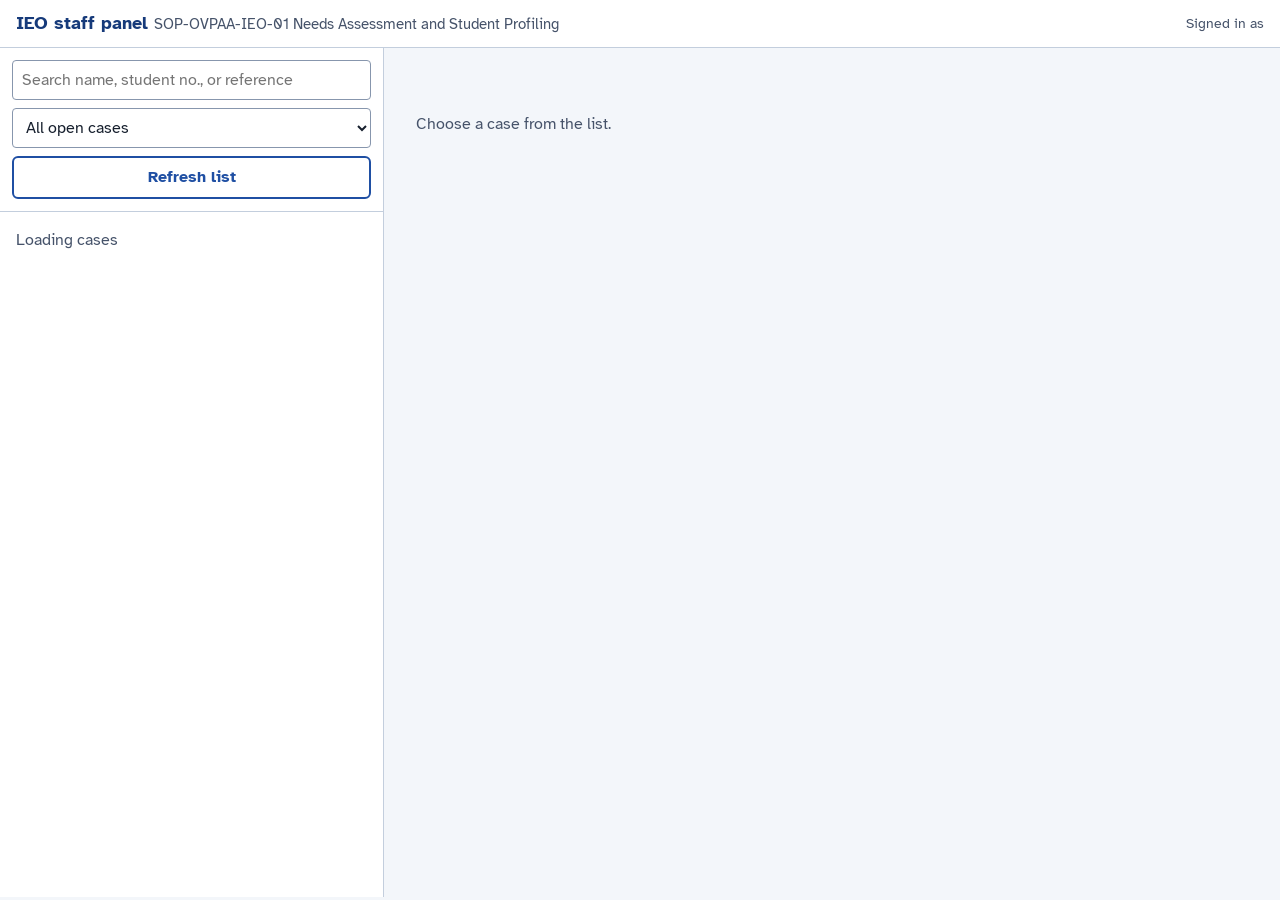
<file: apps-script/staff-panel/Panel.html>
<!doctype html>
<html lang="en">
<head>
<base target="_top">
<meta charset="utf-8">
<link href="https://fonts.googleapis.com/css2?family=Atkinson+Hyperlegible:wght@400;700&display=swap" rel="stylesheet">
<style>
  :root {
    color-scheme: light;
    --ink: #17202e; --soft: #46536a; --blue: #1f4fa3; --blue-d: #163a7a; --teal: #157d88; --violet: #6b45c8;
    --surface: #f3f6fa; --paper: #fff; --line: #c3cedd; --line-s: #8796ad;
    --err: #b3261e; --err-bg: #fdeeed; --ok: #17663d; --ok-bg: #e8f5ee; --warn-bg: #fff6dc; --focus: #f2b705;
  }
  * { box-sizing: border-box; }
  [hidden] { display: none !important; }
  body { margin: 0; background: var(--surface); color: var(--ink); font: 16px/1.5 "Atkinson Hyperlegible", "Segoe UI", Arial, sans-serif; }
  :focus-visible { outline: 3px solid var(--focus); outline-offset: 2px; }
  header.top { background: var(--paper); border-bottom: 1px solid var(--line); padding: 0.6rem 1rem; display: flex; flex-wrap: wrap; gap: 0.5rem 1rem; align-items: center; justify-content: space-between; }
  header.top h1 { font-size: 1.15rem; margin: 0; color: var(--blue-d); }
  header.top .who { color: var(--soft); font-size: 0.9rem; }
  .layout { display: grid; grid-template-columns: minmax(18rem, 24rem) 1fr; min-height: calc(100vh - 3.2rem); }
  @media (max-width: 52rem) { .layout { grid-template-columns: 1fr; } .list-pane { max-height: 50vh; } }
  .list-pane { border-right: 1px solid var(--line); background: var(--paper); display: flex; flex-direction: column; overflow: hidden; }
  .filters { padding: 0.75rem; border-bottom: 1px solid var(--line); display: grid; gap: 0.5rem; }
  .cases { list-style: none; margin: 0; padding: 0; overflow-y: auto; flex: 1; }
  .cases button { all: unset; box-sizing: border-box; display: block; width: 100%; padding: 0.65rem 0.85rem; border-bottom: 1px solid var(--line); cursor: pointer; }
  .cases button:hover { background: #f6f8fc; }
  .cases button[aria-current="true"] { background: #e6edf8; box-shadow: inset 4px 0 0 var(--blue); }
  .cases .name { font-weight: 700; display: block; }
  .cases .meta { font-size: 0.85rem; color: var(--soft); display: block; }
  .detail { padding: 1rem clamp(0.75rem, 3vw, 2rem) 4rem; overflow-y: auto; }
  .empty { color: var(--soft); padding: 2rem 0; }
  h2 { font-size: 1.35rem; margin: 0 0 0.25rem; }
  h3 { font-size: 1.05rem; margin: 0 0 0.6rem; }
  .card { background: var(--paper); border: 1px solid var(--line); border-radius: 8px; padding: 1rem 1.15rem; margin: 1rem 0; }
  .card.current { border-color: var(--blue); box-shadow: 0 0 0 2px #dbe5f6; }
  .card .step { font-size: 0.85rem; color: var(--soft); display: block; margin-bottom: 0.15rem; }
  .badge { display: inline-block; font-size: 0.85rem; font-weight: 700; padding: 0.1rem 0.55rem; border-radius: 999px; background: #e6edf8; color: var(--blue-d); }
  .badge.done { background: var(--ok-bg); color: var(--ok); }
  .badge.wait { background: var(--warn-bg); color: #6b5200; }
  ol.stepper { list-style: none; display: flex; flex-wrap: wrap; gap: 0.35rem; padding: 0; margin: 0.75rem 0 0; }
  ol.stepper li { font-size: 0.82rem; padding: 0.25rem 0.55rem; border-radius: 6px; border: 1px solid var(--line); color: var(--soft); background: var(--paper); }
  ol.stepper li.done { border-color: #a9d6bb; background: var(--ok-bg); color: var(--ok); }
  ol.stepper li.now { border-color: var(--blue); background: var(--blue); color: #fff; font-weight: 700; }
  dl.kv { display: grid; grid-template-columns: minmax(9rem, 14rem) 1fr; gap: 0.25rem 1rem; margin: 0; font-size: 0.95rem; }
  dl.kv dt { color: var(--soft); }
  dl.kv dd { margin: 0; white-space: pre-wrap; word-break: break-word; }
  @media (max-width: 34rem) { dl.kv { grid-template-columns: 1fr; } dl.kv dd { margin-bottom: 0.4rem; } }
  label.lbl { font-weight: 700; display: block; margin-bottom: 0.25rem; }
  input[type=text], input[type=search], input[type=date], input[type=time], select, textarea {
    font: inherit; color: var(--ink); background: var(--paper); border: 1.5px solid var(--line-s); border-radius: 4px; padding: 0.45rem 0.55rem; width: 100%; min-height: 2.5rem; }
  textarea { min-height: 5.5rem; resize: vertical; }
  .check { display: flex; gap: 0.55rem; align-items: flex-start; padding: 0.25rem 0; }
  .check input { width: 1.2rem; height: 1.2rem; margin-top: 0.15rem; flex: none; accent-color: var(--blue); }
  .tag { font-size: 0.75rem; font-weight: 700; padding: 0 0.4rem; border-radius: 4px; margin-left: 0.35rem; vertical-align: 0.1em; }
  .tag.req { background: var(--err-bg); color: var(--err); }
  .tag.sup { background: var(--surface); color: var(--soft); }
  .row { display: flex; flex-wrap: wrap; gap: 0.6rem; align-items: center; margin-top: 0.75rem; }
  .btn { font: inherit; font-weight: 700; min-height: 2.6rem; padding: 0.45rem 1rem; border-radius: 6px; border: 2px solid var(--blue); background: var(--blue); color: #fff; cursor: pointer; }
  .btn:hover { background: var(--blue-d); border-color: var(--blue-d); }
  .btn.alt { background: var(--paper); color: var(--blue); }
  .btn.alt:hover { background: #eaf1fb; }
  .btn.danger { border-color: var(--err); background: var(--paper); color: var(--err); }
  .btn[disabled] { opacity: 0.5; cursor: not-allowed; }
  .msg { border-radius: 6px; padding: 0.65rem 0.85rem; margin: 0.6rem 0; border: 1px solid; }
  .msg.ok { background: var(--ok-bg); border-color: #a9d6bb; }
  .msg.err { background: var(--err-bg); border-color: #efb7b3; }
  .msg.warn { background: var(--warn-bg); border-color: #e9cf7c; }
  .msg.info { background: #eaf1fb; border-color: #b4c8ea; }
  .msg ul { margin: 0.25rem 0 0; padding-left: 1.2rem; }
  .linkbox { display: flex; gap: 0.5rem; flex-wrap: wrap; }
  .linkbox input { flex: 1 1 18rem; font-size: 0.85rem; }
  table.sessions { width: 100%; border-collapse: collapse; font-size: 0.92rem; }
  table.sessions th, table.sessions td { border: 1px solid var(--line); padding: 0.3rem; vertical-align: middle; }
  table.sessions th { background: var(--surface); text-align: left; }
  table.sessions input { min-height: 2.2rem; padding: 0.25rem 0.35rem; }
  .scroll { overflow-x: auto; }
  .note { border-left: 3px solid var(--line); padding: 0.25rem 0 0.25rem 0.75rem; margin: 0.6rem 0; }
  .note .by { font-size: 0.82rem; color: var(--soft); }
  .note p { margin: 0.15rem 0 0; white-space: pre-wrap; }
  #toast { position: fixed; bottom: 1rem; left: 50%; transform: translateX(-50%); max-width: min(36rem, 92vw); z-index: 20; }
  dialog { border: 1px solid var(--line); border-radius: 10px; padding: 1.25rem; width: min(40rem, 94vw); }
  dialog::backdrop { background: rgba(23, 32, 46, 0.45); }
  .grid { display: grid; gap: 0.75rem 1rem; grid-template-columns: repeat(auto-fit, minmax(14rem, 1fr)); }
  #print-area { display: none; }
  @media print {
    @page { size: A4; margin: 14mm; }
    body.printing > *:not(#print-area) { display: none !important; }
    body.printing #print-area { display: block; }
  }
  .visually-hidden { position: absolute; width: 1px; height: 1px; overflow: hidden; clip: rect(0 0 0 0); }
</style>
</head>
<body>
<header class="top">
  <h1>IEO staff panel <span style="font-weight:400;color:var(--soft);font-size:0.95rem">SOP-OVPAA-IEO-01 Needs Assessment and Student Profiling</span></h1>
  <span class="who">Signed in as <?= staffEmail ?></span>
</header>

<div class="layout">
  <aside class="list-pane" aria-label="Cases">
    <div class="filters">
      <label class="visually-hidden" for="q">Search cases</label>
      <input type="search" id="q" placeholder="Search name, student no., or reference">
      <label class="visually-hidden" for="stageFilter">Filter by stage</label>
      <select id="stageFilter"><option value="">All open cases</option><option value="mine">My cases</option><option value="followup">Follow ups due</option><option value="f004">F003 requests</option><option value="upcoming">Upcoming interviews</option><option value="*">All cases, including closed</option></select>
      <button class="btn alt" id="refresh" type="button">Refresh list</button>
    </div>
    <p id="count" class="visually-hidden" aria-live="polite"></p>
    <ul class="cases" id="cases"><li class="empty" style="padding:1rem">Loading cases</li></ul>
  </aside>
  <main class="detail" id="detail" tabindex="-1">
    <p class="empty">Choose a case from the list.</p>
  </main>
</div>

<div id="toast" role="status" aria-live="polite"></div>

<dialog id="f003Dialog" aria-labelledby="f003Title">
  <form method="dialog" id="f003Form">
    <h2 id="f003Title" style="font-size:1.2rem">Issue RTU-OVPAA-IEO-F003</h2>
    <p style="margin-top:0">Referral Form for Required Documents. The student's details come from the referral slip.</p>
    <input type="hidden" id="d_request">
    <p id="d_request_info" class="msg info" hidden></p>
    <div class="grid">
      <div><span class="lbl">Addressed to the student's</span>
        <label class="check"><input type="radio" name="to_profession" value="Physician" required> Physician</label>
        <label class="check"><input type="radio" name="to_profession" value="Psychiatrist"> Psychiatrist</label>
        <label class="check"><input type="radio" name="to_profession" value="Psychologist"> Psychologist</label></div>
      <div><label class="lbl" for="d_to_name">Name (if known)</label><input type="text" id="d_to_name" name="to_name" maxlength="300">
        <label class="lbl" for="d_inst" style="margin-top:0.5rem">Clinic / Hospital</label><input type="text" id="d_inst" name="to_institution" maxlength="300"></div>
      <div style="grid-column:1/-1"><label class="lbl" for="d_addr">Address</label><input type="text" id="d_addr" name="to_address" maxlength="300"></div>
    </div>
    <fieldset style="border:0;padding:0;margin:0.75rem 0 0"><legend class="lbl">Documents requested</legend><div id="d_docs"></div></fieldset>
    <label class="lbl" for="d_remarks" style="margin-top:0.5rem">Remarks</label><textarea id="d_remarks" name="remarks" maxlength="4000"></textarea>
    <div class="grid" style="margin-top:0.5rem">
      <div><label class="lbl" for="d_by">Issued by (name)</label><input type="text" id="d_by" name="issued_by" maxlength="300" required></div>
      <div><label class="lbl" for="d_desig">Designation</label><input type="text" id="d_desig" name="issued_designation" maxlength="300" value="Case Manager"></div>
    </div>
    <label class="check" style="margin-top:0.5rem"><input type="checkbox" id="d_pickup" checked> Email the student that the F003 is ready for pickup at the IEO</label>
    <div id="f003Msg"></div>
    <div class="row"><button class="btn" value="issue" id="f003Issue">Record and print F003</button><button class="btn alt" value="cancel" formnovalidate>Cancel</button></div>
  </form>
</dialog>

<dialog id="schedDialog" aria-labelledby="schedTitle">
  <form method="dialog" id="schedForm">
    <h2 id="schedTitle" style="font-size:1.2rem">Schedule the needs assessment interview</h2>
    <p style="margin-top:0" id="schedIntro">The required documents are complete. Set the interview, then the student gets the schedule and a personal link to the Student Portfolio Form.</p>
    <div class="grid">
      <div><label class="lbl" for="s_date">Date</label><input type="date" id="s_date" required></div>
      <div><label class="lbl" for="s_start">Start time</label><input type="time" id="s_start" required value="09:00"></div>
      <div><label class="lbl" for="s_end">End time</label><input type="time" id="s_end" required value="10:00"></div>
    </div>
    <fieldset style="border:0;padding:0;margin:0.75rem 0 0"><legend class="lbl">Where</legend>
      <label class="check"><input type="radio" name="s_mode" value="In person" checked> In person</label>
      <label class="check"><input type="radio" name="s_mode" value="Online"> Online</label></fieldset>
    <label class="lbl" for="s_venue" id="s_venue_label">Venue</label><input type="text" id="s_venue" maxlength="300">
    <div class="grid" style="margin-top:0.75rem">
      <div><label class="lbl" for="s_email">Student email</label><input type="text" id="s_email" maxlength="300" inputmode="email" autocomplete="off"></div>
      <div><label class="lbl" for="s_others">Also invite (optional)</label><input type="text" id="s_others" maxlength="600" placeholder="casemanager@rtu.edu.ph"></div>
    </div>
    <label class="check" style="margin-top:0.5rem"><input type="checkbox" id="s_send_email" checked> <span id="s_send_email_label">Email the student the schedule and the portfolio link</span></label>
    <label class="check"><input type="checkbox" id="s_send_invite" checked> <span id="s_invite_label">Send a Google Calendar invite</span></label>
    <div id="schedMsg"></div>
    <div class="row"><button class="btn" value="go" id="schedGo">Schedule interview</button><button class="btn alt" value="cancel" formnovalidate>Cancel</button></div>
  </form>
</dialog>

<div id="print-area"></div>

<?!= include_('F003Sheet') ?>
<script>
(function () {
  'use strict';
  var SITE_URL = <?= siteUrl ?>;
  var cfg = null, cases = [], current = null, view = null, freshLink = null;
  var $ = function (id) { return document.getElementById(id); };

  function esc(s) { return String(s == null ? '' : s).replace(/[&<>"']/g, function (c) { return { '&': '&amp;', '<': '&lt;', '>': '&gt;', '"': '&quot;', "'": '&#39;' }[c]; }); }
  function niceWhen(start, end) {
    if (!start) return '';
    var d = new Date(start.replace(' ', 'T') + ':00+08:00');
    var opts = { timeZone: 'Asia/Manila' };
    var day = d.toLocaleDateString('en-PH', Object.assign({ weekday: 'short', month: 'short', day: 'numeric', year: 'numeric' }, opts));
    var t = function (x) { return new Date(x.replace(' ', 'T') + ':00+08:00').toLocaleTimeString('en-PH', Object.assign({ hour: 'numeric', minute: '2-digit' }, opts)); };
    return day + ', ' + t(start) + (end ? ' to ' + t(end) : '');
  }
  function call(fn) {
    var args = Array.prototype.slice.call(arguments, 1);
    return new Promise(function (resolve, reject) {
      var r = google.script.run.withSuccessHandler(resolve).withFailureHandler(function (e) { reject(e); });
      r[fn].apply(r, args);
    });
  }
  function toast(kind, text) {
    $('toast').innerHTML = '<div class="msg ' + kind + '">' + esc(text) + '</div>';
    clearTimeout(toast.t);
    toast.t = setTimeout(function () { $('toast').innerHTML = ''; }, kind === 'err' ? 9000 : 4000);
  }
  function fail(e) { toast('err', (e && e.message || String(e)).replace(/^Error: /, '')); }
  function busy(btn, on) { if (btn) { btn.disabled = on; } }

  /* ---------- list ---------- */
  function loadList() {
    return call('listCases').then(function (list) { cases = list; renderList(); }).catch(fail);
  }
  function renderList() {
    var q = $('q').value.trim().toLowerCase();
    var st = $('stageFilter').value;
    var nowText = new Date(Date.now() + 8 * 3600000).toISOString().slice(0, 16).replace('T', ' ');
    var shown = cases.filter(function (c) {
      if (st === 'upcoming') return c.stage !== 'CLOSED' && c.interview_start && c.interview_end >= nowText;
      if (st === 'f004') return c.f004_pending;
      if (st === 'mine') return c.stage !== 'CLOSED' && c.case_manager === cfg.staffEmail;
      if (st === 'followup') return c.stage !== 'CLOSED' && (c.followup_status === 'NOT_STARTED' || !c.followup_status ||
        (c.followup_status === 'IN_PROGRESS' && (!c.followup_due || c.followup_due <= nowText.slice(0, 10)))) && ['RECEIVED', 'DOCS_PENDING'].indexOf(c.stage) >= 0;
      if (st === '' && c.stage === 'CLOSED') return false;
      if (st && st !== '*' && c.stage !== st) return false;
      if (!q) return true;
      return [c.case_id, c.student_name, c.student_no, c.program].join(' ').toLowerCase().indexOf(q) >= 0;
    });
    if (st === 'upcoming') shown.sort(function (a, b) { return a.interview_start < b.interview_start ? -1 : 1; });
    $('count').textContent = shown.length + ' cases shown';
    var unmatched = cfg.unmatchedF004 ? '<li class="msg warn" style="margin:0.5rem;list-style:none">' + cfg.unmatchedF004 +
      ' F003 request(s) used a reference number that matches no case. See the F004_Requests tab in the sheet.</li>' : '';
    $('cases').innerHTML = shown.length ? shown.map(function (c) {
      return '<li><button type="button" data-id="' + esc(c.case_id) + '"' + (current === c.case_id ? ' aria-current="true"' : '') + '>' +
        '<span class="name">' + esc(c.student_name) + '</span>' +
        '<span class="meta">' + esc(c.case_id) + ' &middot; ' + esc(cfg.stages[c.stage] || c.stage) + '</span>' +
        '<span class="meta">' + esc(c.program) + (c.student_no ? ', ' + esc(c.student_no) : '') + '</span>' +
        (c.interview_start && c.stage !== 'CLOSED' ? '<span class="meta"><strong>Interview ' + esc(niceWhen(c.interview_start, c.interview_end)) + '</strong></span>' : '') +
        (c.stage !== 'CLOSED' && c.followup_status === 'IN_PROGRESS' && c.followup_due ? '<span class="meta">Follow up: waiting for reply until ' + esc(c.followup_due) + '</span>' : '') +
        (c.stage === 'CLOSED' && c.followup_status === 'UNREACHABLE' ? '<span class="meta">Closed: no response</span>' : '') +
        (c.f004_pending ? '<span class="meta"><strong>F003 requested by the student</strong></span>' : '') +
        (c.stage !== 'CLOSED' ? '<span class="meta">' + (c.case_manager ? 'Case manager: ' + esc(c.case_manager) : '<strong>No case manager yet</strong>') + '</span>' : '') +
        '</button></li>';
    }).join('') : '<li class="empty" style="padding:1rem">No cases match.</li>';
    if (unmatched) $('cases').insertAdjacentHTML('afterbegin', unmatched);
  }

  /* ---------- detail ---------- */
  // The IEO's 7 stages (as on the public home page)
  var STEPS = ['Referral', 'Reason for referral', 'Follow up', 'Required documents',
    'Interview and student portfolio', 'Educational assistance decision', 'End of process'];
  function stepState(c) {
    // number of the stage in progress (stages before it are done)
    var idx = { RECEIVED: 4, DOCS_PENDING: 4, INTERVIEW: 5, PORTFOLIO_SUBMITTED: 6, WAIVER_PENDING: 6, ISP: 7, WAIVER_SIGNED: 7, CLOSED: 8 }[c.stage];
    if (idx === 4 && c.followup_status !== 'RESPONDED') idx = 3;
    if (idx <= 4 && (!c.risk_opportunity_note || !c.case_manager)) idx = 2;
    return idx;
  }

  function openCase(id) {
    current = id; freshLink = null;
    renderList();
    $('detail').innerHTML = '<p class="empty">Loading ' + esc(id) + '</p>';
    return call('getCase', id).then(function (v) { view = v; renderDetail(); $('detail').focus(); }).catch(fail);
  }
  function reload(msg) {
    return Promise.all([call('getCase', current), call('listCases')]).then(function (r) {
      view = r[0]; cases = r[1]; renderList(); renderDetail(); if (msg) toast('ok', msg);
    }).catch(fail);
  }

  function kv(obj, fields) {
    return '<dl class="kv">' + fields.map(function (f) {
      var v = obj ? obj[f[0]] : '';
      return v === '' || v == null ? '' : '<dt>' + esc(f[1]) + '</dt><dd>' + esc(v) + '</dd>';
    }).join('') + '</dl>';
  }

  function renderDetail() {
    var v = view, c = v.caseRecord, st = stepState(c), html = '';
    var stageOrder = ['RECEIVED', 'DOCS_PENDING', 'INTERVIEW', 'PORTFOLIO_SUBMITTED', 'ISP', 'WAIVER_PENDING', 'WAIVER_SIGNED', 'CLOSED'];
    var at = function (list) { return list.indexOf(c.stage) >= 0; };

    html += '<h2>' + esc(c.student_name) + '</h2>';
    html += '<p style="margin:0">' + esc(c.case_id) + ' &middot; <span class="badge">' + esc(cfg.stages[c.stage]) + '</span></p>';
    html += '<ol class="stepper" aria-label="SOP stages">' + STEPS.map(function (s, i) {
      var n = i + 1, cls = n < st ? 'done' : (n === st ? 'now' : '');
      if (c.stage === 'CLOSED') cls = 'done';
      return '<li class="' + cls + '"' + (cls === 'now' ? ' aria-current="step"' : '') + '>' + n + '. ' + esc(s) + '</li>';
    }).join('') + '</ol>';

    // Referral slip
    var r = v.referral || {};
    html += '<section class="card"><span class="step">Stage 1</span><h3>Referral Slip (RTU-OVPAA-IEO-F001)</h3>' +
      kv(r, [['submitted_at', 'Received'], ['s_name', 'Name'], ['s_program', 'Program'], ['s_department', 'Department'], ['s_student_no', 'Student No.'], ['s_email', 'Student email'],
        ['s_birthday', 'Birthday'], ['s_age', 'Age'], ['s_sex', 'Sex'], ['reasons', 'Reason for referral'], ['reason_other', 'Other reason'],
        ['r_source', 'Referred by'], ['r_source_other', 'Source (others)'], ['r_name', 'Referring person'], ['r_designation', 'Designation'],
        ['r_department', 'Department'], ['r_contact', 'Contact no.'], ['r_email', 'Email'], ['observations', 'Other observations'], ['attest_name', 'Signed (typed name)']]) +
      '</section>';

    // Stage 2: reason for referral review and case manager
    var riskNow = (!c.risk_opportunity_note || !c.case_manager) && c.stage !== 'CLOSED';
    html += '<section class="card' + (riskNow ? ' current' : '') + '"><span class="step">Stage 2</span><h3>Reason for referral</h3>' +
      '<p style="margin-top:0">Reason given: <strong>' + esc((v.referral && v.referral.reasons) || 'none') + '</strong>' +
      (v.referral && v.referral.reason_other ? ' (' + esc(v.referral.reason_other) + ')' : '') + '</p>' +
      '<label class="lbl" for="risk">Reason for referral review</label>' +
      '<textarea id="risk" maxlength="4000" placeholder="Your review of the reason for referral and the observations"' + (c.stage === 'CLOSED' ? ' disabled' : '') + '>' + esc(c.risk_opportunity_note) + '</textarea>' +
      (c.stage === 'CLOSED' ? '' : '<div class="row"><button class="btn" id="saveRisk" type="button">Save review</button></div>') +
      '<label class="lbl" for="cmSelect" style="margin-top:1rem">Case manager</label>' +
      (c.stage === 'CLOSED' ? '<p style="margin:0">' + esc(c.case_manager || 'Not assigned') + '</p>' :
        '<div class="row" style="margin-top:0"><select id="cmSelect" style="max-width:24rem"><option value="">Choose a case manager</option>' +
        cfg.staffList.map(function (m) { return '<option value="' + esc(m) + '"' + (c.case_manager === m ? ' selected' : '') + '>' + esc(m) + (m === cfg.staffEmail ? ' (you)' : '') + '</option>'; }).join('') +
        '</select><button class="btn alt" id="assignCm" type="button">' + (c.case_manager ? 'Change' : 'Assign') + '</button></div>' +
        (c.case_manager ? '<p style="margin:0.4rem 0 0;font-size:0.9rem;color:var(--soft)">Assigned ' + esc(c.case_manager_assigned_at) + '. Alert emails for this case go to the case manager.</p>' : '')) +
      '</section>';

    // Follow up
    html += followUpCard(v, c);

    // Documents
    var docsEditable = at(['RECEIVED', 'DOCS_PENDING']);
    var ev = v.evaluation;
    html += '<section class="card' + (docsEditable && !riskNow ? ' current' : '') + '"><span class="step">Stage 4</span><h3>Submission of required documents</h3>';
    html += '<p style="margin-top:0">Check each document the student has submitted. Nothing is uploaded; verify the original or copy in person.</p>';
    html += '<fieldset style="border:0;padding:0;margin:0"><legend class="lbl">Case category (choose all that apply)</legend>' +
      Object.keys(cfg.categories).map(function (k) {
        return '<label class="check"><input type="checkbox" name="cat" value="' + k + '"' + (v.categories.indexOf(k) >= 0 ? ' checked' : '') + (docsEditable ? '' : ' disabled') + '> ' + esc(cfg.categories[k]) + '</label>';
      }).join('') + '</fieldset>';
    html += '<div id="docLists"></div><div id="docEval"></div>';
    if (docsEditable) {
      html += '<div class="row"><button class="btn alt" id="saveDocs" type="button">Save checklist</button>' +
        '<button class="btn" id="toInterview" type="button">Documents complete: schedule interview</button>' +
        '<button class="btn alt" id="markPending" type="button">Documents incomplete</button>' +
        '<button class="btn alt" id="openF003" type="button">Issue F003</button></div>';
    }
    if (v.f004.length) {
      html += '<p style="margin-bottom:0.25rem"><strong>Student requests for F003 (F004)</strong></p><ul style="margin:0 0 0.75rem">' + v.f004.map(function (r) {
        return '<li>' + esc(r.submitted_at) + ': for a ' + esc(String(r.to_profession).toLowerCase()) + (r.to_name ? ', ' + esc(r.to_name) : '') +
          (r.to_institution ? ', ' + esc(r.to_institution) : '') + ' <span class="badge ' + (r.status === 'Pending' ? 'wait' : 'done') + '">' + esc(r.status) + '</span>' +
          (r.email_matches === 'Yes' ? '' : ' <span class="tag req">Email does not match the case</span>') +
          (r.notes ? '<br><span style="color:var(--soft)">Note: ' + esc(r.notes) + '</span>' : '') +
          (r.staff_note ? '<br><span style="color:var(--soft)">Staff: ' + esc(r.staff_note) + '</span>' : '') +
          (r.status === 'Pending' && docsEditable ? '<br><button class="btn alt" style="min-height:2rem;padding:0.1rem 0.6rem;margin-top:0.25rem" type="button" data-decline="' + esc(r.request_id) + '">Decline request</button>' : '') +
          '</li>';
      }).join('') + '</ul>';
    }
    if (v.f003.length) {
      html += '<p style="margin-bottom:0.25rem"><strong>F003 issued</strong></p><ul style="margin:0">' + v.f003.map(function (f, i) {
        return '<li>' + esc(f.date_issued) + ' to ' + esc(f.to_profession) + (f.to_name ? ' ' + esc(f.to_name) : '') + ' (' + esc(f.f003_id) + ') ' +
          '<button class="btn alt" style="min-height:2rem;padding:0.1rem 0.6rem" type="button" data-reprint="' + i + '">Print again</button></li>';
      }).join('') + '</ul>';
    }
    html += '</section>';

    // Interview and portfolio
    var interviewOn = stageOrder.indexOf(c.stage) >= stageOrder.indexOf('INTERVIEW');
    html += '<section class="card' + (at(['INTERVIEW']) ? ' current' : '') + '"><span class="step">Stage 5</span><h3>Interview and Student Portfolio (RTU-OVPAA-IEO-F002)</h3>';
    if (!interviewOn) {
      html += '<p class="msg info">Opens when the required documents are complete.</p>';
    } else {
      if (c.interview_start) {
        html += '<div class="msg info"><strong>Interview: ' + esc(niceWhen(c.interview_start, c.interview_end)) + '</strong><br>' +
          (c.interview_mode === 'Online' ? 'Online: <a href="' + esc(c.interview_venue) + '" target="_blank" rel="noopener">' + esc(c.interview_venue) + '</a>' : esc(c.interview_venue)) +
          (c.student_email ? '<br>Student email: ' + esc(c.student_email) : '') +
          '<br><span style="font-size:0.88rem;color:var(--soft)">Scheduled by ' + esc(c.interview_scheduled_by) + ', ' + esc(c.interview_scheduled_at) + (c.calendar_event_id ? '. Calendar invite sent.' : '') + '</span></div>';
        if (at(['INTERVIEW', 'PORTFOLIO_SUBMITTED'])) html += '<div class="row" style="margin-top:0"><button class="btn alt" type="button" id="reschedule">Reschedule interview</button></div>';
      }
      if (c.stage === 'INTERVIEW') {
        html += linkBlock('portfolio', c);
      }
      if (v.portfolio) {
        var p = v.portfolio;
        var draft = p.status === 'Draft';
        html += '<details' + (c.stage === 'PORTFOLIO_SUBMITTED' ? ' open' : '') + '><summary><strong>Student portfolio</strong> ' +
          (draft ? '<span class="badge wait">Draft, not submitted yet</span>' : '<span class="badge done">Submitted ' + esc(p.submitted_at) + '</span>') +
          (p.last_saved_at ? ' <span style="font-size:0.88rem;color:var(--soft)">last saved ' + esc(p.last_saved_at) + '</span>' : '') + '</summary>' +
          kv(p, [['course', 'Course'], ['last_name', 'Last name'], ['first_name', 'First name'], ['middle_name', 'Middle name'], ['nickname', 'Nickname'],
            ['present_address', 'Present address'], ['provincial_address', 'Provincial address'], ['age', 'Age'], ['sex', 'Sex'], ['civil_status', 'Civil status'],
            ['religion', 'Religion'], ['nationality', 'Nationality'], ['telephone', 'Telephone no.'], ['mobile', 'Mobile no.'], ['email', 'Email'], ['pwd_id', 'PWD ID No.'],
            ['ip_member', 'IP ethnic group member'], ['ip_groups', 'IP / ethnic group'], ['ip_other', 'IP (others)'],
            ['emergency_name', 'Emergency contact'], ['emergency_relationship', 'Relationship'], ['emergency_address', 'Address'], ['emergency_contact', 'Contact no.'],
            ['elem_school', 'Elementary'], ['elem_year', 'Year graduated'], ['jhs_school', 'Junior high school'], ['jhs_year', 'Year graduated'],
            ['shs_school', 'Senior high school'], ['shs_track', 'Track'], ['shs_strand', 'Strand'], ['shs_year', 'Year graduated'],
            ['disabilities', 'Disability classification'], ['disability_other', 'Disability (others)'], ['medications', 'Current medications'],
            ['precautions', 'Precautionary measures'], ['signature_name', 'Signed (typed name)']]) +
          '<p class="msg info" style="margin-bottom:0">Attach the student\'s 2x2 picture (blue background) to the printed portfolio.</p></details>';
      } else if (c.stage !== 'INTERVIEW') {
        html += '<p>No portfolio on file.</p>';
      }
      // Sessions (for official use only)
      var sessByLabel = {};
      v.sessions.forEach(function (s) { sessByLabel[s.session] = s; });
      var canEditSessions = c.stage !== 'CLOSED';
      html += '<h3 style="margin-top:1.25rem">For official use only: sessions</h3><div class="scroll"><table class="sessions"><thead><tr><th scope="col">Sessions</th><th scope="col">Date</th><th scope="col">Time Started</th><th scope="col">Time Ended</th><th scope="col">Attended by</th><th scope="col"><span class="visually-hidden">Save</span></th></tr></thead><tbody>' +
        cfg.sessionLabels.map(function (lab, i) {
          var s = sessByLabel[lab] || {};
          var dis = canEditSessions ? '' : ' disabled';
          return '<tr data-session="' + esc(lab) + '"><th scope="row">' + esc(lab) + '</th>' +
            '<td><input type="date" aria-label="' + esc(lab) + ' date" data-f="date" value="' + esc(s.date) + '"' + dis + '></td>' +
            '<td><input type="time" aria-label="' + esc(lab) + ' time started" data-f="time_started" value="' + esc(s.time_started) + '"' + dis + '></td>' +
            '<td><input type="time" aria-label="' + esc(lab) + ' time ended" data-f="time_ended" value="' + esc(s.time_ended) + '"' + dis + '></td>' +
            '<td><input type="text" aria-label="' + esc(lab) + ' attended by" data-f="attended_by" value="' + esc(s.attended_by) + '"' + dis + '></td>' +
            '<td>' + (canEditSessions ? '<button class="btn alt" style="min-height:2.2rem;padding:0.2rem 0.6rem" type="button" data-save-session>Save</button>' : '') + '</td></tr>';
        }).join('') + '</tbody></table></div>';
    }
    // Case notes are allowed at every stage
    html += '<h3 style="margin-top:1.25rem">For official use only: case notes</h3>' +
      '<label class="lbl" for="newNote">New case note</label><textarea id="newNote" maxlength="4000"></textarea>' +
      '<div class="row"><button class="btn alt" id="addNote" type="button">Add case note</button></div>' +
      (v.notes.length ? v.notes.map(function (n) { return '<div class="note"><span class="by">' + esc(n.written_at) + ', ' + esc(n.author) + '</span><p>' + esc(n.note) + '</p></div>'; }).join('') : '<p class="empty" style="padding:0.5rem 0">No case notes yet.</p>') +
      '</section>';

    // Decision
    html += '<section class="card' + (at(['PORTFOLIO_SUBMITTED', 'WAIVER_PENDING']) ? ' current' : '') + '"><span class="step">Stage 6</span><h3>Do they require educational assistance?</h3>';
    if (c.stage === 'PORTFOLIO_SUBMITTED') {
      html += '<p style="margin-top:0">Record the result of the needs assessment. Until then the student can still change their portfolio; recording the decision locks it.</p><div class="row">' +
        '<button class="btn" id="decYes" type="button">Yes: proceed with Formulation of ISP (SOP-OVPAA-IEO-02)</button>' +
        '<button class="btn alt" id="decNo" type="button">No educational assistance needed: unlock the waiver</button></div>';
    } else if (c.decision) {
      html += '<p style="margin-top:0"><span class="badge done">' + esc(c.decision) + '</span><br><span style="font-size:0.9rem;color:var(--soft)">' + esc(c.decision_at) + ', ' + esc(c.decision_by) + '</span></p>';
      if (c.stage === 'WAIVER_PENDING') html += '<p>The student signs the Individualized Support Plan waiver from their link.</p>' + linkBlock('waiver', c);
      if (v.waiver) html += '<p><strong>Individualized Support Plan waiver signed</strong></p>' + kv(v.waiver, [['signed_at', 'Signed'], ['waiver_name', 'Name'], ['ay_start', 'A.Y. from'], ['ay_end', 'A.Y. to'], ['semester', 'Semester'], ['signature_name', 'Signature (typed name)']]);
    } else {
      html += '<p class="msg info">Opens after the student portfolio is submitted.</p>';
    }
    html += '</section>';

    // End
    html += '<section class="card' + (at(['ISP', 'WAIVER_SIGNED']) ? ' current' : '') + '"><span class="step">Stage 7</span><h3>End of process</h3>';
    if (c.stage === 'CLOSED') {
      html += '<p style="margin:0"><span class="badge done">Closed ' + esc(c.closed_at) + '</span> ' + esc(c.close_reason) + '</p>';
      if (c.followup_status === 'UNREACHABLE') {
        html += '<label class="lbl" for="reopenNote" style="margin-top:0.75rem">Reopen this referral</label>' +
          '<input type="text" id="reopenNote" maxlength="2000" placeholder="Why, for example: the student came to the IEO">' +
          '<div class="row"><button class="btn alt" id="reopenCase" type="button">Reopen referral</button></div>';
      }
    } else {
      var complete = at(['ISP', 'WAIVER_SIGNED']);
      html += (complete ? '<p style="margin-top:0">The decision is recorded. Close the case to end the process.</p>' :
        '<p style="margin-top:0">This case has not reached a decision. To close it early, give the reason.</p><label class="lbl" for="closeReason">Reason for closing</label><input type="text" id="closeReason" maxlength="1000" placeholder="For example: the student withdrew">') +
        '<div class="row"><button class="btn ' + (complete ? '' : 'danger') + '" id="closeCase" type="button">' + (complete ? 'Close case' : 'Close case without a decision') + '</button></div>';
    }
    html += '</section>';

    $('detail').innerHTML = html;
    renderDocs();
    bindDetail();
  }

  function followUpCard(v, c) {
    var f = v.followUp;
    var inScope = ['RECEIVED', 'DOCS_PENDING'].indexOf(c.stage) >= 0 || f.attempts.length;
    if (!inScope) return '';
    var current = ['RECEIVED', 'DOCS_PENDING'].indexOf(c.stage) >= 0 && f.status !== 'RESPONDED' && c.risk_opportunity_note && c.case_manager;
    var order = f.plan.map(function (p, i) { return (i + 1) + '. ' + esc(p.label); }).join(', then ');
    var html = '<section class="card' + (current ? ' current' : '') + '"><span class="step">Stage 3</span><h3>Follow up: ask for the required documents</h3>';
    html += '<p style="margin-top:0">Order: ' + order + '. Each attempt waits ' + f.waitDays + ' working days for a reply. ' +
      (f.selfReferral ? 'This is a self referral, so the referrer step is skipped. ' : '') + 'No response after the last attempt closes the referral.</p>';
    var statusText = { NOT_STARTED: 'Not started', IN_PROGRESS: 'Waiting for a reply', RESPONDED: 'Responded', UNREACHABLE: 'Closed: no response' }[f.status] || f.status;
    html += '<p><span class="badge ' + (f.status === 'RESPONDED' ? 'done' : (f.status === 'UNREACHABLE' ? '' : 'wait')) + '">' + esc(statusText) + '</span></p>';
    if (f.attempts.length) {
      html += '<div class="scroll"><table class="sessions"><thead><tr><th scope="col">#</th><th scope="col">Contacted</th><th scope="col">How</th><th scope="col">When</th><th scope="col">Reply due</th><th scope="col">Result</th></tr></thead><tbody>' +
        f.attempts.map(function (a) {
          return '<tr><td>' + esc(a.attempt_no) + '</td><td>' + esc(cfgTarget(a.target)) + (a.contact_name ? '<br>' + esc(a.contact_name) : '') + (a.contact ? '<br><span style="color:var(--soft)">' + esc(a.contact) + '</span>' : '') + '</td>' +
            '<td>' + esc(a.method) + '</td><td>' + esc(a.contacted_at) + '<br><span style="color:var(--soft)">' + esc(a.staff) + '</span></td><td>' + esc(a.due_date) + '</td>' +
            '<td>' + (a.result ? esc(a.result) + '<br><span style="color:var(--soft)">' + esc(a.result_at) + '</span>' : 'Waiting') + (a.note ? '<br>' + esc(a.note) : '') + '</td></tr>';
        }).join('') + '</tbody></table></div>';
    }
    if (f.pending) {
      var canNo = f.today >= String(f.pending.due_date);
      var last = Number(f.pending.attempt_no) >= f.total;
      html += '<h3 style="margin-top:1rem">Result of attempt ' + esc(f.pending.attempt_no) + '</h3>' +
        '<label class="lbl" for="fuResultNote">Note (optional)</label><input type="text" id="fuResultNote" maxlength="2000" placeholder="For example: replied by email, will bring documents Friday">' +
        (last && !f.selfReferral ? '<label class="check" style="margin-top:0.5rem"><input type="checkbox" id="fuNotify" checked> Email the referrer that the referral was closed, if there is no response</label>' : '') +
        '<div class="row"><button class="btn" id="fuResponded" type="button">Responded</button>' +
        '<button class="btn ' + (last ? 'danger' : 'alt') + '" id="fuNoResponse" type="button"' + (canNo ? '' : ' disabled') + '>' + (last ? 'No response: close referral' : 'No response: go to next attempt') + '</button>' +
        (canNo ? '' : '<span style="font-size:0.9rem;color:var(--soft)">Available from ' + esc(f.pending.due_date) + '</span>') + '</div>';
    } else if (f.next && c.stage !== 'CLOSED') {
      if (!c.risk_opportunity_note || !c.case_manager) {
        html += '<p class="msg info">Save the reason for referral review and assign a case manager first.</p>';
      } else {
        var d = f.draft || {};
        html += '<h3 style="margin-top:1rem">Attempt ' + f.nextNo + ' of ' + f.total + ': ' + esc(f.next.label) + (f.next.name ? ', ' + esc(f.next.name) : '') + '</h3>';
        if (f.next.target === 'dept_head' && !f.next.email) {
          html += '<p class="msg warn" style="margin-top:0">The head\'s email is not in the Programs tab yet. Type it below; it is saved to the Programs tab when you send.' +
            (f.next.inProgramList ? '' : ' This program is not in the Programs tab, so add it there for next time.') + '</p>';
        }
        html += '<div class="grid"><div><label class="lbl" for="fuMethod">How</label><select id="fuMethod">' +
          cfg.contactMethods.map(function (m) { return '<option>' + esc(m) + '</option>'; }).join('') + '</select></div>' +
          '<div><label class="lbl" for="fuTo" id="fuToLabel">Send to</label><input type="text" id="fuTo" maxlength="300" value="' + esc(d.to || f.next.phone || '') + '"></div></div>' +
          '<div id="fuEmailParts"><label class="lbl" for="fuSubject" style="margin-top:0.5rem">Subject</label><input type="text" id="fuSubject" maxlength="300" value="' + esc(d.subject) + '">' +
          '<label class="lbl" for="fuBody" style="margin-top:0.5rem">Message (you can edit it)</label><textarea id="fuBody" style="min-height:14rem">' + esc(d.body) + '</textarea></div>' +
          '<label class="lbl" for="fuNote" style="margin-top:0.5rem">Note (optional)</label><input type="text" id="fuNote" maxlength="2000">' +
          '<div id="fuRespondedWrap" hidden><label class="check" style="margin-top:0.5rem"><input type="checkbox" id="fuRespondedNow"> They responded during this contact</label></div>' +
          '<div class="row"><button class="btn" id="fuSend" type="button">Send email</button></div>';
      }
    }
    return html + '</section>';
  }
  function cfgTarget(t) { return { student: 'Referred student', referrer: 'Referrer', dept_head: 'Department head' }[t] || t; }

  function linkBlock(purpose, c) {
    var what = purpose === 'portfolio' ? 'Student Portfolio Form' : 'Individualized Support Plan waiver';
    var out = '';
    if (freshLink && freshLink.purpose === purpose) {
      var mail = 'mailto:?subject=' + encodeURIComponent('RTU Inclusive Education Office: your ' + what) +
        '&body=' + encodeURIComponent('Good day!\n\nPlease open this personal link to fill in your ' + what + ':\n' + freshLink.link +
          '\n\nThe link is for you only and stays valid for ' + cfg.linkValidDays + ' days. Do not share it.\n\nRTU Inclusive Education Office');
      out += '<div class="msg ok"><strong>Personal link for the ' + esc(what) + '.</strong> Give it only to the student. It is shown once; make a new link if it is lost.' +
        '<div class="linkbox" style="margin-top:0.5rem"><label class="visually-hidden" for="theLink">Student link</label><input type="text" id="theLink" readonly value="' + esc(freshLink.link) + '">' +
        '<button class="btn alt" type="button" id="copyLink">Copy</button><a class="btn alt" style="text-decoration:none;display:inline-flex;align-items:center" href="' + esc(mail) + '">Email</a></div></div>';
    } else {
      out += '<p class="msg info">' + (view.linkActive ? 'A link for the ' + esc(what) + ' was issued on ' + esc(c.link_issued_at) + '. For privacy it cannot be shown again.' : 'The link for the ' + esc(what) + ' has expired.') + '</p>';
    }
    out += '<div class="row"><button class="btn alt" type="button" id="reissue">Make a new link</button><span style="font-size:0.9rem;color:var(--soft)">The old link stops working.</span></div>';
    return out;
  }

  function checkedCats() { return Array.prototype.map.call(document.querySelectorAll('input[name=cat]:checked'), function (e) { return e.value; }); }
  function checkedDocs() { return Array.prototype.map.call(document.querySelectorAll('input[name=doc]:checked'), function (e) { return e.value; }); }

  function evaluate(cats, have) {
    var missing = [], f003 = false;
    if (!cats.length) return { complete: false, missing: ['Select at least one case category'], f003Eligible: false };
    cats.forEach(function (k) {
      var def = cfg.documents[k], req = def.docs.filter(function (d) { return d.required; });
      if (def.rule === 'any') { if (!req.some(function (d) { return have.indexOf(d.id) >= 0; })) missing.push(req.map(function (d) { return d.label; }).join(' or ')); }
      else req.forEach(function (d) { if (have.indexOf(d.id) < 0) { missing.push(d.label); if (def.f003) f003 = true; } });
    });
    missing = missing.filter(function (m, i) { return missing.indexOf(m) === i; });
    return { complete: !missing.length, missing: missing, f003Eligible: f003 };
  }

  function renderDocs() {
    var c = view.caseRecord, editable = ['RECEIVED', 'DOCS_PENDING'].indexOf(c.stage) >= 0;
    var cats = editable ? checkedCats() : view.categories;
    var have = $('docLists').querySelector('input') ? checkedDocs() : view.received;
    var seen = {}, html = '';
    cats.forEach(function (k) {
      var def = cfg.documents[k];
      html += '<fieldset style="border:1px solid var(--line);border-radius:6px;padding:0.5rem 0.85rem;margin:0.75rem 0 0"><legend class="lbl" style="padding:0 0.3rem">' + esc(cfg.categories[k]) +
        (def.rule === 'any' ? ' <span style="font-weight:400;color:var(--soft)">(one of the required documents)</span>' : '') + '</legend>' +
        def.docs.map(function (d) {
          var dup = seen[d.id]; seen[d.id] = true;
          if (dup) return '';
          return '<label class="check"><input type="checkbox" name="doc" value="' + esc(d.id) + '"' + (have.indexOf(d.id) >= 0 ? ' checked' : '') + (editable ? '' : ' disabled') + '> <span>' + esc(d.label) +
            '<span class="tag ' + (d.required ? 'req">Required' : 'sup">Supporting') + '</span></span></label>';
        }).join('') + '</fieldset>';
    });
    $('docLists').innerHTML = html;
    var ev = evaluate(cats, checkedDocs());
    $('docEval').innerHTML = ev.complete
      ? '<div class="msg ok"><strong>Required documents complete.</strong> The interview can be scheduled.</div>'
      : '<div class="msg warn"><strong>The process may not push forward without the required documents.</strong> Missing:<ul>' + ev.missing.map(function (m) { return '<li>' + esc(m) + '</li>'; }).join('') + '</ul>' +
        (cats.length ? (ev.f003Eligible ? '<p style="margin:0.4rem 0 0">Give the student a Referral Form for Required Documents (F003) for their physician, psychiatrist, or psychologist.</p>'
          : '<p style="margin:0.4rem 0 0">Ask the student to submit the documents.</p>') : '') + '</div>';
    if ($('toInterview')) {
      var responded = view.followUp.status === 'RESPONDED';
      $('toInterview').disabled = !ev.complete || !view.caseRecord.risk_opportunity_note || !responded;
      $('markPending').disabled = ev.complete || !view.caseRecord.risk_opportunity_note || !responded;
      $('openF003').disabled = !ev.f003Eligible || !responded;
      if (!responded) $('docEval').insertAdjacentHTML('afterbegin', '<div class="msg info">These steps open once the student (or someone for them) responds to the follow up above.</div>');
      $('toInterview').title = !view.caseRecord.risk_opportunity_note ? 'Save the reason for referral review first' : (ev.complete ? '' : 'Required documents are incomplete');
    }
  }

  function bindDetail() {
    var c = view.caseRecord, id = c.case_id;
    var on = function (elId, fn) { var el = $(elId); if (el) el.addEventListener('click', fn); };

    on('saveRisk', function (e) { busy(e.target, true); call('saveRiskNote', id, $('risk').value).then(function () { return reload('Reason for referral review saved.'); }).catch(fail).then(function () { busy(e.target, false); }); });

    document.querySelectorAll('input[name=cat]').forEach(function (el) { el.addEventListener('change', renderDocs); });
    $('docLists').addEventListener('change', renderDocs);

    function saveDocs() { return call('saveDocuments', id, checkedCats(), checkedDocs()); }
    on('saveDocs', function (e) { busy(e.target, true); saveDocs().then(function () { return reload('Checklist saved.'); }).catch(fail).then(function () { busy(e.target, false); }); });
    on('toInterview', function () { saveDocs().then(function () { openSchedule(false); }).catch(fail); });
    on('reschedule', function () { openSchedule(true); });
    on('markPending', function (e) {
      busy(e.target, true);
      saveDocs().then(function () { return call('markDocumentsPending', id); }).then(function () { return reload('Marked as documents incomplete.'); }).catch(fail).then(function () { if ($('markPending')) busy($('markPending'), false); });
    });
    on('openF003', function () { saveDocs().then(function () { openF003Dialog(); }).catch(fail); });
    document.querySelectorAll('[data-decline]').forEach(function (b) {
      b.addEventListener('click', function () {
        var reason = prompt('Why is this request declined? (for example: the student already submitted a clinical diagnosis)');
        if (!reason) return;
        busy(b, true);
        call('declineF004', id, b.getAttribute('data-decline'), reason).then(function () { return reload('Request declined.'); }).catch(fail);
      });
    });
    document.querySelectorAll('[data-reprint]').forEach(function (b) {
      b.addEventListener('click', function () {
        var f = Object.assign({}, view.f003[+b.getAttribute('data-reprint')]);
        f.docs_requested = String(f.docs_requested || '').split(';').map(function (s) { return s.trim(); });
        printF003(f);
      });
    });

    on('reissue', function (e) {
      if (!confirm('Make a new link? The link the student has now will stop working.')) return;
      busy(e.target, true);
      call('reissueLink', id).then(function (res) { freshLink = { purpose: res.purpose, link: res.link }; return reload('New link made.'); }).catch(fail).then(function () { if ($('reissue')) busy($('reissue'), false); });
    });
    on('copyLink', function () {
      var i = $('theLink'); i.select();
      (navigator.clipboard ? navigator.clipboard.writeText(i.value) : Promise.reject()).then(function () { toast('ok', 'Link copied.'); }).catch(function () { document.execCommand('copy'); toast('ok', 'Link copied.'); });
    });

    document.querySelectorAll('[data-save-session]').forEach(function (b) {
      b.addEventListener('click', function () {
        var tr = b.closest('tr'), s = { session: tr.getAttribute('data-session') };
        tr.querySelectorAll('[data-f]').forEach(function (i) { s[i.getAttribute('data-f')] = i.value.trim(); });
        busy(b, true);
        call('saveSession', id, s).then(function () { toast('ok', s.session + ' saved.'); }).catch(fail).then(function () { busy(b, false); });
      });
    });

    on('addNote', function (e) {
      var t = $('newNote').value.trim();
      if (!t) { toast('err', 'Write the case note first.'); return; }
      busy(e.target, true);
      call('addCaseNote', id, t).then(function () { return reload('Case note added.'); }).catch(fail).then(function () { if ($('addNote')) busy($('addNote'), false); });
    });

    on('decYes', function (e) {
      if (!confirm('Record that the student requires educational assistance and proceed with the Formulation of ISP (SOP-OVPAA-IEO-02)?')) return;
      busy(e.target, true);
      call('recordDecision', id, true).then(function () { return reload('Decision recorded: proceed with ISP.'); }).catch(fail);
    });
    on('decNo', function (e) {
      if (!confirm('Record that no educational assistance is needed? This unlocks the waiver section of the student portfolio.')) return;
      busy(e.target, true);
      call('recordDecision', id, false).then(function (res) { freshLink = { purpose: 'waiver', link: res.link }; return reload('Waiver unlocked. Give the student the waiver link.'); }).catch(fail);
    });

    on('assignCm', function (e) {
      var m = $('cmSelect').value;
      if (!m) { toast('err', 'Choose a case manager.'); return; }
      busy(e.target, true);
      call('assignCaseManager', id, m).then(function () { return reload('Case manager assigned: ' + m + '.'); }).catch(fail);
    });
    on('fuSend', function (e) {
      var method = $('fuMethod').value;
      var a = { method: method, to: $('fuTo').value.trim(), note: $('fuNote').value.trim() };
      if (method === 'Email') { a.subject = $('fuSubject').value.trim(); a.body = $('fuBody').value; }
      if (method !== 'Email' && $('fuRespondedNow').checked) a.result = 'Responded';
      busy(e.target, true);
      call('logContactAttempt', id, a).then(function (res) {
        return reload(a.result === 'Responded' ? 'Response recorded. Continue with the required documents.' :
          (res.emailSent ? 'Email sent. ' : 'Attempt logged. ') + 'Waiting for a reply until ' + res.due + '.');
      }).catch(fail).then(function () { if ($('fuSend')) busy($('fuSend'), false); });
    });
    on('fuResponded', function (e) {
      busy(e.target, true);
      call('recordContactResult', id, 'Responded', $('fuResultNote').value.trim(), false)
        .then(function () { return reload('Response recorded. Continue with the required documents.'); }).catch(fail);
    });
    on('fuNoResponse', function (e) {
      var last = view.followUp.pending && Number(view.followUp.pending.attempt_no) >= view.followUp.total;
      if (last && !confirm('This is the last attempt. Recording no response closes the referral. Continue?')) return;
      busy(e.target, true);
      call('recordContactResult', id, 'No response', $('fuResultNote').value.trim(), $('fuNotify') ? $('fuNotify').checked : false)
        .then(function (res) { return reload(res.closed ? 'Referral closed: no response.' + (res.referrerNotified ? ' The referrer was notified.' : '') : 'No response recorded. Continue with the next attempt.'); })
        .catch(fail).then(function () { if ($('fuNoResponse')) busy($('fuNoResponse'), false); });
    });
    var fuMethod = $('fuMethod');
    if (fuMethod) fuMethod.addEventListener('change', function () {
      var isEmail = fuMethod.value === 'Email';
      $('fuEmailParts').hidden = !isEmail;
      $('fuRespondedWrap').hidden = isEmail;
      $('fuSend').textContent = isEmail ? 'Send email' : 'Log attempt';
      $('fuToLabel').textContent = isEmail ? 'Send to' : 'Contacted (email or phone)';
    });
    on('reopenCase', function (e) {
      var n = $('reopenNote').value.trim();
      if (!n) { toast('err', 'Write why the referral is reopened.'); $('reopenNote').focus(); return; }
      busy(e.target, true);
      call('reopenCase', id, n).then(function () { return reload('Referral reopened.'); }).catch(fail);
    });

    on('closeCase', function (e) {
      var reason = $('closeReason') ? $('closeReason').value.trim() : '';
      if ($('closeReason') && !reason) { toast('err', 'Give the reason for closing this case.'); $('closeReason').focus(); return; }
      if (!confirm('Close case ' + id + '? This ends the process for this case.')) return;
      busy(e.target, true);
      call('closeCase', id, reason).then(function () { return reload('Case closed.'); }).catch(fail);
    });
  }

  /* ---------- interview scheduling ---------- */
  var schedMode = 'new';
  function syncVenue() {
    var online = document.querySelector('[name=s_mode]:checked').value === 'Online';
    $('s_venue_label').textContent = online ? 'Online meeting link' : 'Venue';
    $('s_venue').placeholder = online ? 'https://meet.google.com/...' : cfg.defaultVenue;
    if (online && $('s_venue').value === cfg.defaultVenue) $('s_venue').value = '';
    if (!online && !$('s_venue').value) $('s_venue').value = cfg.defaultVenue;
  }
  document.querySelectorAll('[name=s_mode]').forEach(function (r) { r.addEventListener('change', syncVenue); });
  function openSchedule(isReschedule) {
    var c = view.caseRecord;
    schedMode = isReschedule ? 'move' : 'new';
    $('schedMsg').innerHTML = '';
    $('schedTitle').textContent = isReschedule ? 'Reschedule the interview' : 'Schedule the needs assessment interview';
    $('schedIntro').textContent = isReschedule ? 'Change the date, time, or venue. The calendar invite is updated.'
      : 'The required documents are complete. Set the interview, then the student gets the schedule and a personal link to the Student Portfolio Form.';
    $('schedGo').textContent = isReschedule ? 'Save new schedule' : 'Schedule interview';
    $('s_send_email_label').textContent = isReschedule ? 'Email the student the new schedule' : 'Email the student the schedule and the portfolio link';
    $('s_invite_label').textContent = (isReschedule && c.calendar_event_id ? 'Update the Google Calendar invite' : 'Send a Google Calendar invite') +
      (cfg.sharedCalendar ? ' (IEO calendar)' : ' (your calendar)');
    var today = new Date(Date.now() + 8 * 3600000).toISOString().slice(0, 10);
    $('s_date').min = today;
    $('s_date').value = isReschedule && c.interview_start ? c.interview_start.slice(0, 10) : '';
    $('s_start').value = isReschedule && c.interview_start ? c.interview_start.slice(11, 16) : '09:00';
    $('s_end').value = isReschedule && c.interview_end ? c.interview_end.slice(11, 16) : '10:00';
    document.querySelector('[name=s_mode][value="' + (c.interview_mode === 'Online' ? 'Online' : 'In person') + '"]').checked = true;
    $('s_venue').value = isReschedule ? (c.interview_venue || '') : cfg.defaultVenue;
    $('s_email').value = view.suggestedStudentEmail || '';
    $('s_others').value = '';
    $('s_send_email').checked = true;
    $('s_send_invite').checked = true;
    syncVenue();
    $('schedDialog').showModal();
  }
  $('schedForm').addEventListener('submit', function (ev) {
    if (ev.submitter && ev.submitter.value === 'cancel') return;
    ev.preventDefault();
    var data = {
      date: $('s_date').value, start: $('s_start').value, end: $('s_end').value,
      mode: document.querySelector('[name=s_mode]:checked').value, venue: $('s_venue').value.trim(),
      student_email: $('s_email').value.trim(), also_invite: $('s_others').value.trim(),
      send_email: $('s_send_email').checked, send_invite: $('s_send_invite').checked
    };
    busy($('schedGo'), true);
    call(schedMode === 'move' ? 'rescheduleInterview' : 'proceedToInterview', current, data).then(function (res) {
      $('schedDialog').close();
      if (res.link) freshLink = { purpose: 'portfolio', link: res.link };
      var done = [schedMode === 'move' ? 'Interview moved.' : 'Interview scheduled.'];
      if (res.emailSent) done.push('The student was emailed.');
      if (res.eventCreated) done.push('Calendar invite sent.');
      return reload(done.join(' ')).then(function () {
        if (res.warnings && res.warnings.length) toast('err', res.warnings.join(' '));
      });
    }).catch(function (e) { $('schedMsg').innerHTML = '<div class="msg err">' + esc((e && e.message || String(e)).replace(/^Error: /, '')) + '</div>'; })
      .then(function () { busy($('schedGo'), false); });
  });

  /* ---------- F003 ---------- */
  function openF003Dialog(req) {
    var form = $('f003Form');
    form.reset();
    $('f003Msg').innerHTML = '';
    req = req || (view.f004 || []).filter(function (r) { return r.status === 'Pending'; }).slice(-1)[0] || null;
    $('d_request').value = req ? req.request_id : '';
    $('d_request_info').hidden = !req;
    if (req) {
      $('d_request_info').innerHTML = 'Answers the student\'s request ' + esc(req.request_id) + ' (' + esc(req.submitted_at) + ').' +
        (req.email_matches === 'Yes' ? '' : '<br><strong>The email on the request does not match the case.</strong> Confirm it is the student before issuing.') +
        (req.notes ? '<br>Student\'s note: ' + esc(req.notes) : '');
      var p = form.querySelector('[name=to_profession][value="' + req.to_profession + '"]');
      if (p) p.checked = true;
      $('d_to_name').value = req.to_name || '';
      $('d_inst').value = req.to_institution || '';
      $('d_addr').value = req.to_address || '';
    }
    $('d_docs').innerHTML = cfg.f003Docs.map(function (d, i) {
      return '<label class="check"><input type="checkbox" name="docs_requested" value="' + esc(d) + '"' + (i === 0 ? ' checked disabled' : '') + '> ' + esc(d) + '</label>';
    }).join('');
    $('f003Dialog').showModal();
  }
  $('f003Form').addEventListener('submit', function (ev) {
    if (ev.submitter && ev.submitter.value === 'cancel') return;
    ev.preventDefault();
    var form = $('f003Form');
    var prof = form.querySelector('[name=to_profession]:checked');
    if (!prof) { $('f003Msg').innerHTML = '<div class="msg err">Choose physician, psychiatrist, or psychologist.</div>'; return; }
    if (!$('d_by').value.trim()) { $('f003Msg').innerHTML = '<div class="msg err">Enter the name of the staff issuing the form.</div>'; $('d_by').focus(); return; }
    var data = {
      to_profession: prof.value, to_name: $('d_to_name').value, to_institution: $('d_inst').value, to_address: $('d_addr').value,
      remarks: $('d_remarks').value, issued_by: $('d_by').value, issued_designation: $('d_desig').value,
      request_id: $('d_request').value, notify_pickup: $('d_pickup').checked,
      docs_requested: Array.prototype.map.call(form.querySelectorAll('[name=docs_requested]:checked'), function (e) { return e.value; })
    };
    busy($('f003Issue'), true);
    call('issueF003', current, data).then(function (rec) {
      $('f003Dialog').close();
      printF003(rec);
      return reload('F003 recorded.' + (rec.pickupEmailSent ? ' The student was emailed to pick it up.' : ''));
    }).catch(function (e) { $('f003Msg').innerHTML = '<div class="msg err">' + esc((e && e.message || String(e)).replace(/^Error: /, '')) + '</div>'; })
      .then(function () { busy($('f003Issue'), false); });
  });

  function printF003(rec) {
    $('print-area').innerHTML = window.IEOF003Sheet(rec, { bannerSrc: SITE_URL ? SITE_URL.replace(/\/?$/, '/') + 'assets/img/ieo-banner.png' : '', allDocs: cfg.f003Docs });
    document.body.classList.add('printing');
    var img = $('print-area').querySelector('img');
    var go = function () { window.print(); setTimeout(function () { document.body.classList.remove('printing'); }, 500); };
    if (img && !img.complete) { img.onload = go; img.onerror = go; } else { go(); }
  }

  /* ---------- start ---------- */
  $('q').addEventListener('input', renderList);
  $('stageFilter').addEventListener('change', renderList);
  $('refresh').addEventListener('click', loadList);
  $('cases').addEventListener('click', function (e) { var b = e.target.closest('button[data-id]'); if (b) openCase(b.getAttribute('data-id')); });

  call('getConfig').then(function (c) {
    cfg = c;
    Object.keys(cfg.stages).forEach(function (k) {
      var o = document.createElement('option'); o.value = k; o.textContent = cfg.stages[k]; $('stageFilter').appendChild(o);
    });
    return loadList();
  }).catch(fail);
})();
</script>
</body>
</html>
</file>
<file: docs/assets/css/style.css>
/* RTU Inclusive Education Office intake forms
   Type: Atkinson Hyperlegible, designed for readers with low vision.
   Palette taken from the IEO letterhead. */

:root {
  color-scheme: light;
  --ink: #17202e;
  --ink-soft: #46536a;
  --blue: #1f4fa3;
  --blue-dark: #163a7a;
  --teal: #157d88;
  --violet: #6b45c8;
  --pink: #d9478f;
  --surface: #f3f6fa;
  --paper: #ffffff;
  --line: #c3cedd;
  --line-strong: #8796ad;
  --error: #b3261e;
  --error-bg: #fdeeed;
  --ok: #17663d;
  --ok-bg: #e8f5ee;
  --focus: #f2b705;
  --radius-s: 4px;
  --radius-m: 8px;
  --measure: 46rem;
  font-size: 100%;
}
html[data-text="large"] { font-size: 118.75%; }
html[data-text="larger"] { font-size: 137.5%; }

* { box-sizing: border-box; }
[hidden] { display: none !important; }
html, body { margin: 0; }
body {
  background: var(--surface);
  color: var(--ink);
  font-family: "Atkinson Hyperlegible", "Segoe UI", Arial, sans-serif;
  font-size: 1.0625rem;
  line-height: 1.55;
  -webkit-text-size-adjust: 100%;
}
img { max-width: 100%; height: auto; display: block; }
a { color: var(--blue); text-underline-offset: 0.18em; }
a:hover { color: var(--blue-dark); }
:focus-visible { outline: 3px solid var(--focus); outline-offset: 2px; border-radius: 2px; }

.skip-link { position: absolute; left: 1rem; top: -4rem; background: var(--paper); padding: 0.5rem 0.75rem; z-index: 10; }
.skip-link:focus { top: 0.5rem; }

/* ---------- letterhead ---------- */
.letterhead { background: var(--paper); border-bottom: 1px solid var(--line); }
.letterhead-inner { max-width: 64rem; margin: 0 auto; padding: 0.75rem 1rem 0.5rem; }
.letterhead img { width: 100%; max-width: 64rem; }
.toolbar {
  max-width: 64rem; margin: 0 auto; padding: 0.4rem 1rem 0.6rem;
  display: flex; flex-wrap: wrap; gap: 0.5rem 1.25rem; align-items: center; justify-content: space-between;
}
.toolbar nav { display: flex; flex-wrap: wrap; gap: 0.25rem 1rem; }
.toolbar nav a { font-weight: 700; text-decoration: none; padding: 0.2rem 0; }
.toolbar nav a[aria-current="page"] { text-decoration: underline; text-decoration-thickness: 2px; }
.text-size { display: flex; align-items: center; gap: 0.35rem; font-size: 0.9rem; color: var(--ink-soft); }
.text-size button {
  font: inherit; font-weight: 700; min-width: 2.5rem; min-height: 2.25rem; padding: 0 0.5rem;
  border: 1px solid var(--line-strong); background: var(--paper); color: var(--ink); border-radius: var(--radius-s); cursor: pointer;
}
.text-size button[aria-pressed="true"] { background: var(--blue); border-color: var(--blue); color: #fff; }

/* ---------- page ---------- */
main { max-width: var(--measure); margin: 0 auto; padding: 1.5rem 1rem 4rem; }
.doc {
  background: var(--paper); border: 1px solid var(--line); border-radius: var(--radius-m);
  padding: 1.75rem clamp(1rem, 4vw, 2.25rem) 2rem;
}
.form-code {
  display: flex; flex-wrap: wrap; justify-content: space-between; gap: 0.25rem 1rem;
  font-size: 0.9rem; color: var(--ink-soft); border-bottom: 1px solid var(--line); padding-bottom: 0.6rem; margin-bottom: 1.1rem;
}
.form-code strong { color: var(--ink); letter-spacing: 0.02em; }
h1 { font-size: 1.75rem; line-height: 1.2; margin: 0 0 0.75rem; color: var(--blue-dark); letter-spacing: 0.01em; }
h1 .sub { display: block; font-size: 1.05rem; color: var(--ink-soft); font-weight: 400; margin-top: 0.35rem; letter-spacing: 0; }
h2 { font-size: 1.3rem; margin: 2rem 0 0.75rem; line-height: 1.25; }
h3 { font-size: 1.08rem; margin: 1.25rem 0 0.5rem; }
p { margin: 0 0 0.9rem; }
.lead { font-size: 1.12rem; }
.muted { color: var(--ink-soft); }
.small { font-size: 0.92rem; }

/* ---------- form sections (mirror the shaded headers of the paper forms) ---------- */
fieldset { border: 0; margin: 0; padding: 0; min-width: 0; }
.section { margin-top: 1.9rem; }
.section > legend, .section-title {
  display: block; width: 100%; font-weight: 700; font-size: 1.02rem; letter-spacing: 0.03em;
  background: #e6edf8; color: var(--blue-dark); border-left: 5px solid var(--blue);
  padding: 0.5rem 0.75rem; margin-bottom: 1rem; border-radius: 0 var(--radius-s) var(--radius-s) 0;
}
.section.teal > legend, .section.teal .section-title { background: #e3f3f4; border-left-color: var(--teal); color: #0f5960; }
.section.violet > legend, .section.violet .section-title { background: #efeafb; border-left-color: var(--violet); color: #4b2d97; }

.grid { display: grid; gap: 1rem 1.25rem; grid-template-columns: repeat(auto-fit, minmax(13.5rem, 1fr)); }
.grid.two { grid-template-columns: repeat(auto-fit, minmax(17rem, 1fr)); }
.span-all { grid-column: 1 / -1; }

.field { display: flex; flex-direction: column; gap: 0.3rem; }
.field > label, .group-label { font-weight: 700; }
.req { color: var(--error); font-weight: 700; }
.opt { color: var(--ink-soft); font-weight: 400; font-size: 0.92rem; }
.hint { font-size: 0.92rem; color: var(--ink-soft); }

input[type="text"], input[type="email"], input[type="tel"], input[type="date"], input[type="number"],
input[type="time"], select, textarea {
  font: inherit; color: var(--ink); background: var(--paper);
  border: 1.5px solid var(--line-strong); border-radius: var(--radius-s);
  padding: 0.55rem 0.65rem; min-height: 2.75rem; width: 100%;
}
textarea { min-height: 7rem; resize: vertical; line-height: 1.5; }
input[readonly] { background: var(--surface); border-style: dashed; }
input:focus, select:focus, textarea:focus { border-color: var(--blue); }
[aria-invalid="true"] { border-color: var(--error) !important; background: var(--error-bg); }

.choices { display: grid; gap: 0.35rem 1.25rem; grid-template-columns: repeat(auto-fill, minmax(14rem, 1fr)); margin: 0.25rem 0 0; }
.choices.wide { grid-template-columns: 1fr; }
.choice { display: flex; gap: 0.6rem; align-items: flex-start; padding: 0.35rem 0; cursor: pointer; }
.choice input { width: 1.3rem; height: 1.3rem; margin: 0.15rem 0 0; flex: none; accent-color: var(--blue); }
.inline-choices { display: flex; flex-wrap: wrap; gap: 0.25rem 1.5rem; }

.subgroup { border: 1px solid var(--line); border-radius: var(--radius-m); padding: 0.85rem 1rem 0.6rem; margin-bottom: 1rem; }
.subgroup > legend { font-weight: 700; padding: 0 0.35rem; color: var(--blue-dark); }

.error-text { color: var(--error); font-weight: 700; font-size: 0.95rem; }
.error-text:empty { display: none; }

.statement { background: var(--surface); border: 1px solid var(--line); border-radius: var(--radius-m); padding: 1rem 1.15rem; }
.statement p:last-child, .statement ul:last-child, .statement ol:last-child { margin-bottom: 0; }
.statement ul, .statement ol { margin: 0 0 0.9rem; padding-left: 1.35rem; }
.statement li { margin-bottom: 0.3rem; }
.agree { margin-top: 0.85rem; font-weight: 700; }

.callout { border-radius: var(--radius-m); padding: 1rem 1.15rem; margin: 1rem 0; border: 1px solid; }
.callout.info { background: #eaf1fb; border-color: #b4c8ea; }
.callout.warn { background: #fff6dc; border-color: #e9cf7c; }
.callout.error { background: var(--error-bg); border-color: #efb7b3; }
.callout.success { background: var(--ok-bg); border-color: #a9d6bb; }
.callout h2, .callout h3 { margin-top: 0; }
.callout :last-child { margin-bottom: 0; }

.ref-number { font-size: 1.6rem; font-weight: 700; letter-spacing: 0.04em; color: var(--ok); }

.locked {
  border: 2px dashed var(--line-strong); border-radius: var(--radius-m); padding: 1rem 1.15rem;
  background: repeating-linear-gradient(135deg, #fff, #fff 12px, #f6f8fb 12px, #f6f8fb 24px);
}

.actions { display: flex; flex-wrap: wrap; gap: 0.75rem; align-items: center; margin-top: 1.75rem; }
.btn {
  font: inherit; font-weight: 700; display: inline-flex; align-items: center; justify-content: center; gap: 0.5rem;
  min-height: 3rem; padding: 0.6rem 1.35rem; border-radius: var(--radius-m); border: 2px solid var(--blue);
  background: var(--blue); color: #fff; cursor: pointer; text-decoration: none;
}
.btn:hover { background: var(--blue-dark); border-color: var(--blue-dark); color: #fff; }
.btn.secondary { background: var(--paper); color: var(--blue); }
.btn.secondary:hover { background: #eaf1fb; color: var(--blue-dark); }
.btn[disabled] { opacity: 0.55; cursor: not-allowed; }
.btn .spinner { width: 1rem; height: 1rem; border: 2px solid rgba(255,255,255,.5); border-top-color: #fff; border-radius: 50%; animation: spin 0.8s linear infinite; }
@keyframes spin { to { transform: rotate(360deg); } }

.error-summary { border: 2px solid var(--error); background: var(--error-bg); border-radius: var(--radius-m); padding: 1rem 1.15rem; margin: 1rem 0; }
.error-summary h2 { margin: 0 0 0.5rem; font-size: 1.1rem; color: var(--error); }
.error-summary ul { margin: 0; padding-left: 1.2rem; }
.error-summary a { color: var(--error); font-weight: 700; }

.hp { position: absolute !important; left: -9999px !important; width: 1px; height: 1px; overflow: hidden; }

table.plain { width: 100%; border-collapse: collapse; font-size: 0.98rem; }
table.plain th, table.plain td { border: 1px solid var(--line); padding: 0.5rem 0.6rem; text-align: left; vertical-align: top; }
table.plain th { background: var(--surface); }
.table-scroll { overflow-x: auto; }

/* ---------- landing ---------- */
.flow { list-style: none; counter-reset: step; padding: 0; margin: 1rem 0; }
.flow > li { counter-increment: step; position: relative; padding: 0 0 1.15rem 3.25rem; }
.flow > li::before {
  content: counter(step); position: absolute; left: 0; top: 0; width: 2.2rem; height: 2.2rem; border-radius: 50%;
  display: grid; place-items: center; font-weight: 700; color: #fff; background: var(--blue);
}
.flow > li::after { content: ""; position: absolute; left: 1.05rem; top: 2.4rem; bottom: 0.25rem; width: 2px; background: var(--line); }
.flow > li:last-child::after { display: none; }
.flow > li:nth-child(3n+2)::before { background: var(--teal); }
.flow > li:nth-child(3n)::before { background: var(--violet); }
/* Only the first bold text in a step is its title on its own line; bold words inside sentences stay inline. */
.flow > li > strong:first-child { display: block; }
.branch { margin: 0.4rem 0 0; padding-left: 1.1rem; }
/* Numbered steps inside each stage; numbering continues across stages with start="" */
.flow .steps { margin: 0.35rem 0 0; padding-left: 1.6rem; }
.flow .steps > li { margin-bottom: 0.4rem; }
.flow .steps > li::marker { color: var(--ink-soft); font-weight: 700; }

.form-links { display: grid; gap: 1rem; grid-template-columns: repeat(auto-fit, minmax(15rem, 1fr)); margin: 1rem 0; }
.form-link { border: 1px solid var(--line); border-top: 5px solid var(--blue); border-radius: var(--radius-m); padding: 1rem 1.1rem; background: var(--paper); }
.form-link:nth-child(2) { border-top-color: var(--teal); }
.form-link:nth-child(3) { border-top-color: var(--violet); }
.form-link h3 { margin-top: 0; }
.form-link .code { font-size: 0.9rem; color: var(--ink-soft); }

footer.site { max-width: var(--measure); margin: 0 auto; padding: 0 1rem 3rem; color: var(--ink-soft); font-size: 0.92rem; }
footer.site img { width: 100%; max-width: 34rem; margin: 0 auto 0.5rem; }

/* ---------- F003 printable sheet ---------- */
.print-sheet { display: none; }

/* Academic information table: screen readers get each cell's label; small screens stack the rows */
.cell-label { position: absolute; width: 1px; height: 1px; overflow: hidden; clip: rect(0 0 0 0); white-space: nowrap; }

@media (max-width: 34rem) {
  table.academic, table.academic tbody, table.academic tr, table.academic th, table.academic td { display: block; width: 100%; }
  table.academic thead { display: none; }
  table.academic tr { border: 1px solid var(--line); border-radius: var(--radius-s); margin-bottom: 0.75rem; }
  table.academic th, table.academic td { border: 0; }
  table.academic .cell-label { position: static; width: auto; height: auto; clip: auto; white-space: normal; font-weight: 700; }
  h1 { font-size: 1.45rem; }
  .doc { border-radius: 0; border-left: 0; border-right: 0; }
  main { padding-left: 0; padding-right: 0; }
  main > .callout, main > p, main > h2 { margin-left: 1rem; margin-right: 1rem; }
}

@media (prefers-reduced-motion: reduce) {
  * { animation: none !important; transition: none !important; scroll-behavior: auto !important; }
}

@media print {
  @page { size: A4; margin: 14mm 14mm 16mm; }
  body { background: #fff; font-size: 10.5pt; }
  .toolbar, .actions, .no-print, .skip-link, footer.site, .error-summary { display: none !important; }
  main { max-width: none; padding: 0; }
  .doc { border: 0; padding: 0; }
  .section { break-inside: avoid-page; }
  input, select, textarea { border: 0; border-bottom: 1px solid #555; border-radius: 0; min-height: 0; padding: 2px 0; background: none !important; }
  textarea { min-height: 3rem; }
  .letterhead { border: 0; }
  a { color: #000; text-decoration: none; }
  body.printing-sheet main > *:not(.print-sheet) { display: none !important; }
  body.printing-sheet .print-sheet { display: block; }
  body.printing-sheet .letterhead { display: none; }
}
</file>
